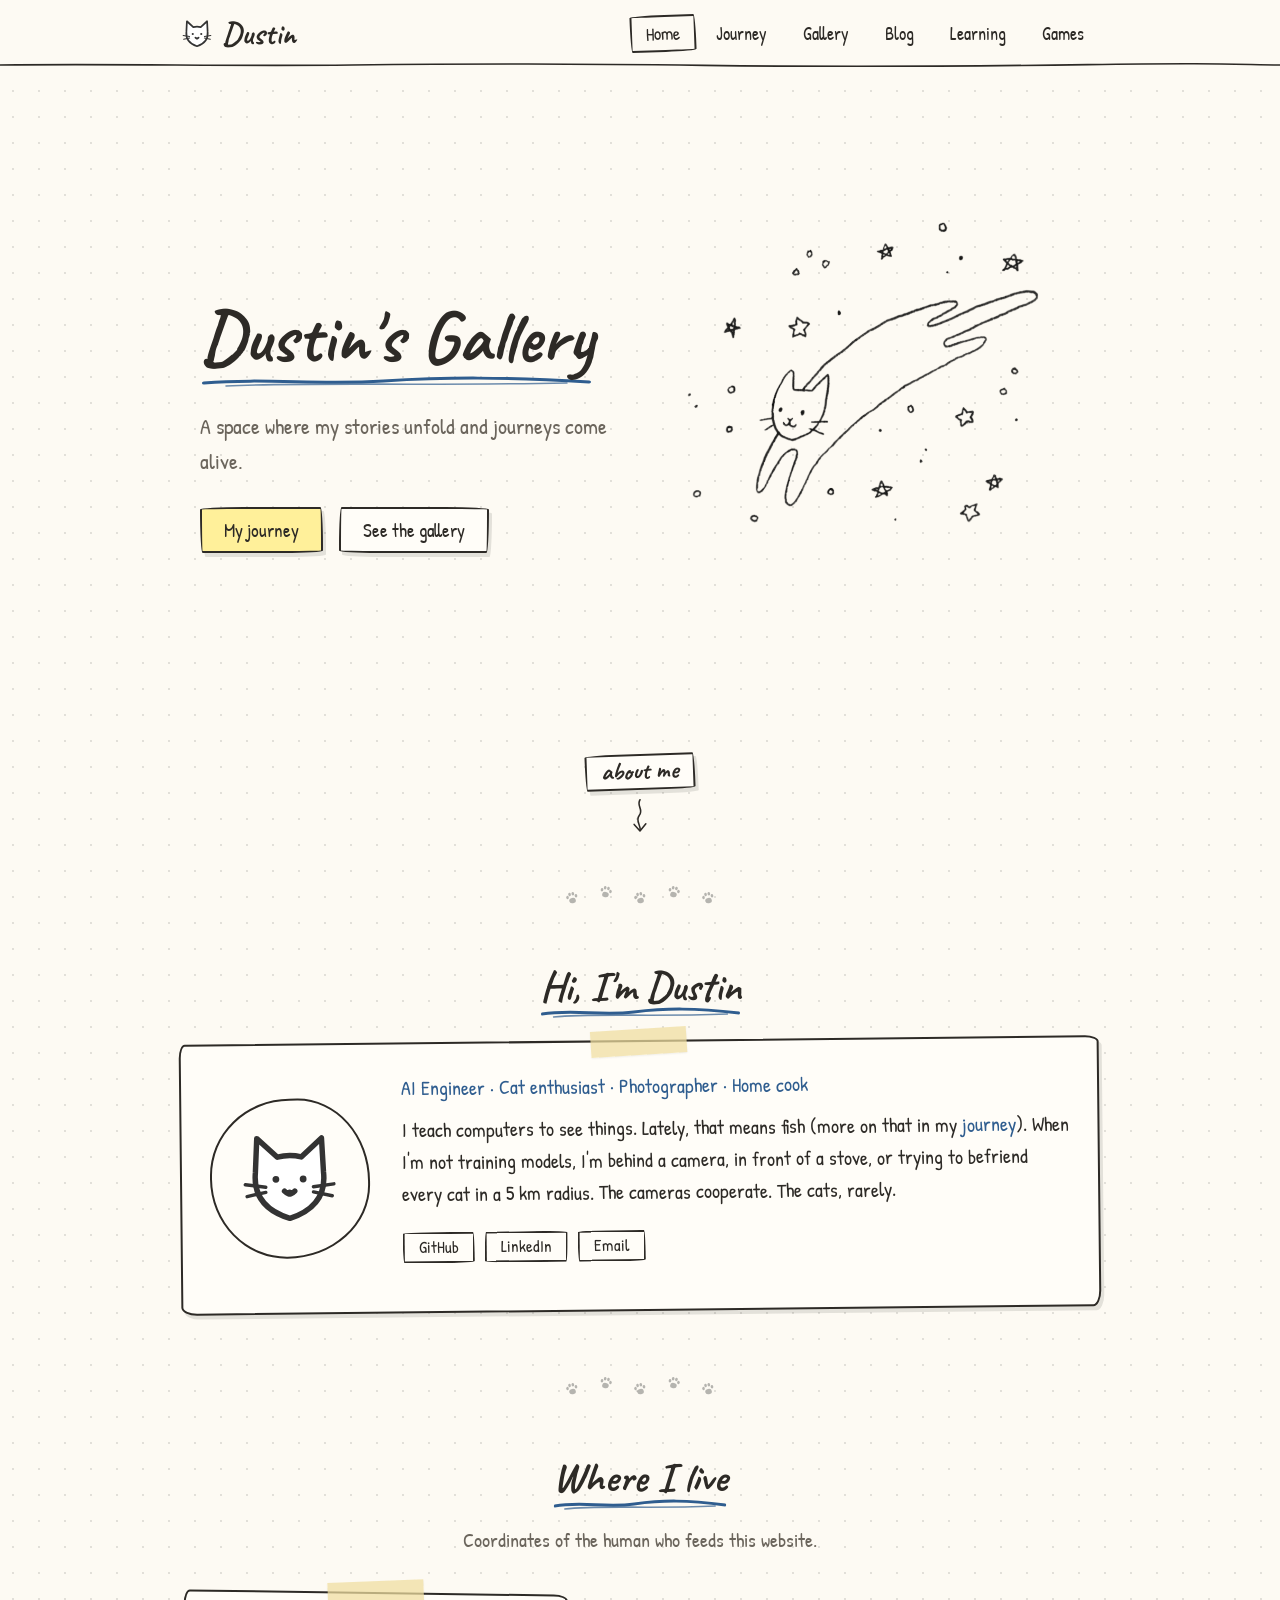
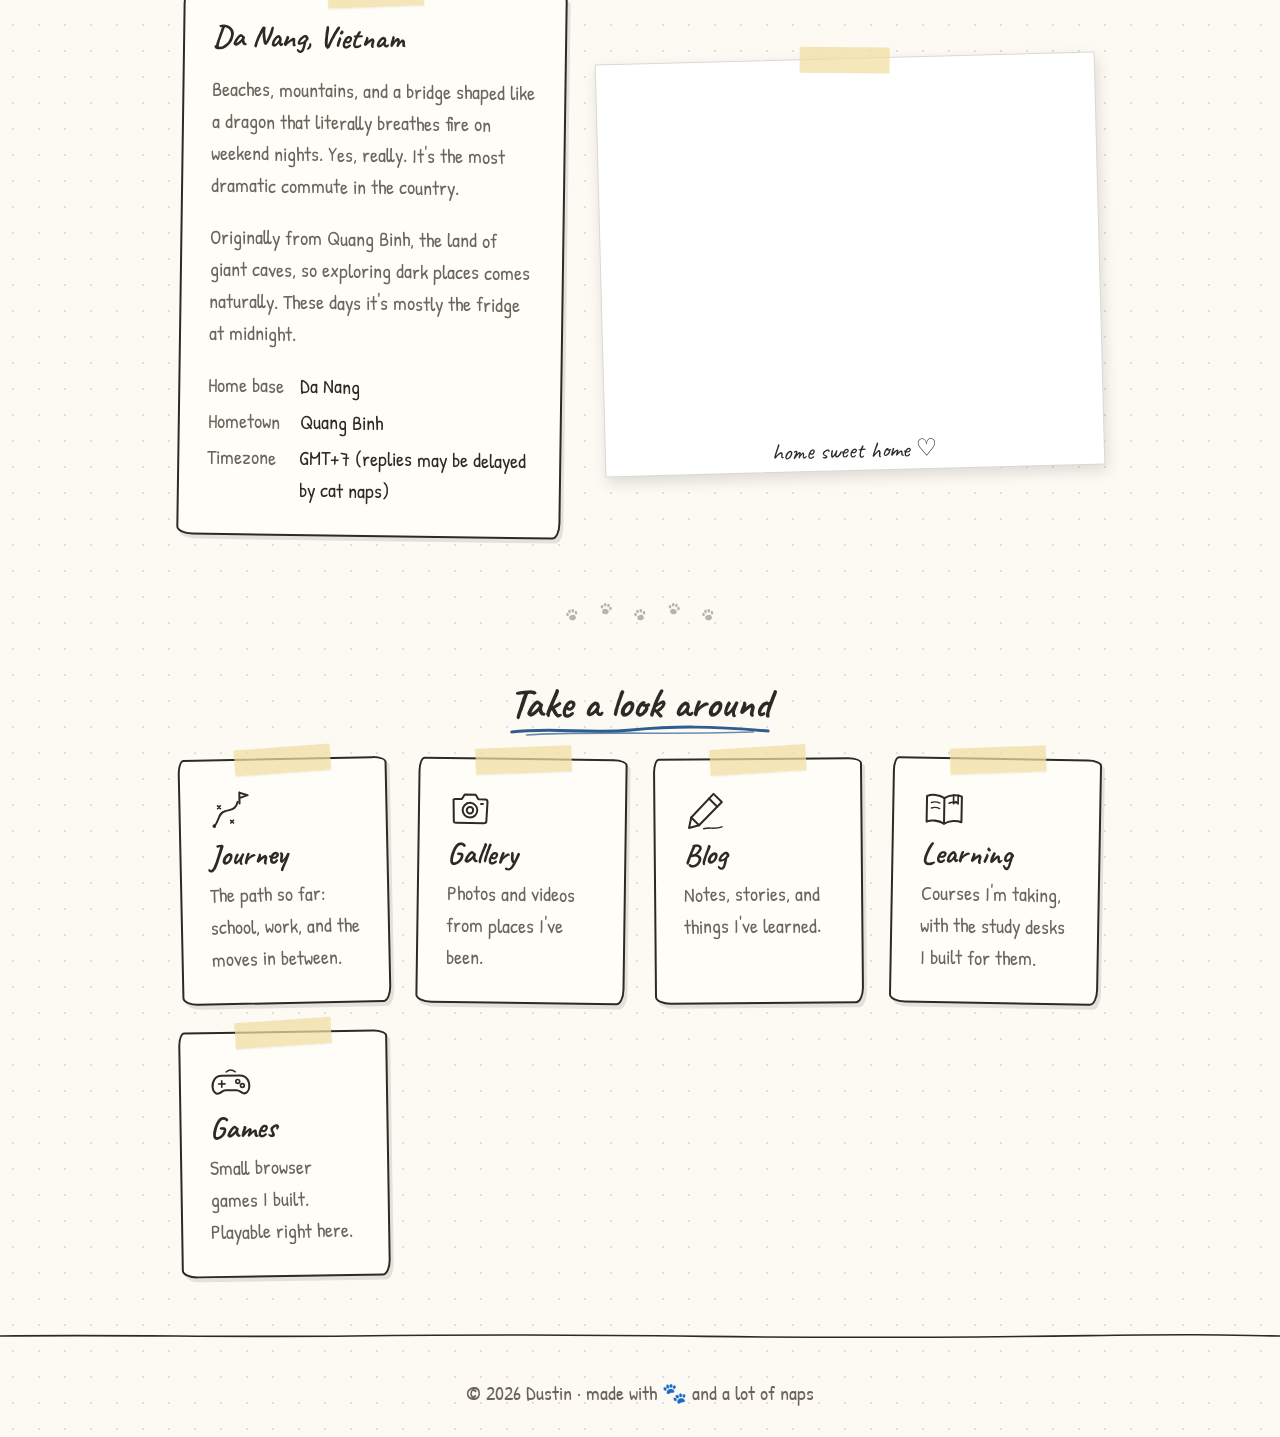
<file: index.html>
<!DOCTYPE html>
<html lang="en">
<head>
    <meta charset="UTF-8">
    <meta name="viewport" content="width=device-width, initial-scale=1.0">
    <title>Dustin's Gallery</title>
    <meta name="description" content="A space where my stories unfold and journeys come alive.">
    <meta name="theme-color" content="#fdfaf3">
    <link rel="preconnect" href="https://fonts.googleapis.com">
    <link rel="preconnect" href="https://fonts.gstatic.com" crossorigin>
    <link rel="stylesheet" href="https://fonts.googleapis.com/css2?family=Caveat:wght@500;700&family=Patrick+Hand&display=swap">
    <meta property="og:title" content="Dustin's Gallery">
    <meta property="og:description" content="A space where my stories unfold and journeys come alive.">
    <meta property="og:image" content="https://pmdung2711.github.io/assets/img/cover.png">
    <link rel="icon" href="assets/img/cats/cat-face.svg" type="image/svg+xml">
    <link rel="stylesheet" href="assets/css/style.css">
</head>
<body>
    <header class="site-header">
        <nav class="nav container" aria-label="Main">
            <a class="brand" href="index.html">
                <img src="assets/img/cats/cat-face.svg" alt="">
                <span>Dustin</span>
            </a>
            <button class="nav-toggle" type="button" aria-label="Menu" aria-expanded="false">☰</button>
            <ul class="nav-links">
                <li><a href="index.html">Home</a></li>
                <li><a href="journey.html">Journey</a></li>
                <li><a href="gallery.html">Gallery</a></li>
                <li><a href="blog.html">Blog</a></li>
                <li><a href="learning.html">Learning</a></li>
                <li><a href="games.html">Games</a></li>
            </ul>
        </nav>
    </header>

    <main>
        <section class="hero container">
            <div class="hero-text">
                <h1>Dustin's Gallery</h1>
                <p>A space where my stories unfold and journeys come alive.</p>
                <div class="buttons">
                    <a class="btn" href="journey.html">My journey</a>
                    <a class="btn btn-ghost" href="gallery.html">See the gallery</a>
                </div>
            </div>
            <div class="hero-image">
                <img src="assets/img/cover.png" alt="Line drawing of a cat leaping through the stars">
            </div>
            <a class="scroll-cue" href="#profile">
                <span>about me</span>
                <svg viewBox="0 0 40 56" aria-hidden="true" fill="none" stroke="currentColor" stroke-width="2.4" stroke-linecap="round" stroke-linejoin="round">
                    <path d="M20 3 C 14 12, 26 18, 19 27 S 22 42, 20 50"/>
                    <path d="M11 41 L20 51 L29 40"/>
                </svg>
            </a>
        </section>

        <div class="paw-divider" aria-hidden="true"><img src="assets/img/cats/paw.svg" alt=""><img src="assets/img/cats/paw.svg" alt=""><img src="assets/img/cats/paw.svg" alt=""><img src="assets/img/cats/paw.svg" alt=""><img src="assets/img/cats/paw.svg" alt=""></div>

        <!-- ===== Profile ===== -->
        <section class="section container reveal" id="profile">
            <h2 class="section-title">Hi, I'm Dustin</h2>
            <div class="card profile">
                <!-- Swap for a real photo: <img class="avatar" src="assets/img/me.jpg" alt="Dustin"> -->
                <div class="avatar" role="img" aria-label="Avatar"></div>
                <div>
                    <p class="role">AI Engineer · Cat enthusiast · Photographer · Home cook</p>
                    <p>I teach computers to see things. Lately, that means fish (more on that in my <a href="journey.html">journey</a>). When I'm not training models, I'm behind a camera, in front of a stove, or trying to befriend every cat in a 5 km radius. The cameras cooperate. The cats, rarely.</p>
                    <ul class="socials">
                        <li><a href="https://github.com/pmdung2711" target="_blank" rel="noopener">GitHub</a></li>
                        <li><a href="https://www.linkedin.com/in/pmdung2711" target="_blank" rel="noopener">LinkedIn</a></li>
                        <li><a href="mailto:pmdung2711@gmail.com">Email</a></li>
                    </ul>
                </div>
            </div>
        </section>

        <div class="paw-divider" aria-hidden="true"><img src="assets/img/cats/paw.svg" alt=""><img src="assets/img/cats/paw.svg" alt=""><img src="assets/img/cats/paw.svg" alt=""><img src="assets/img/cats/paw.svg" alt=""><img src="assets/img/cats/paw.svg" alt=""></div>

        <!-- ===== Where I live ===== -->
        <section class="section container reveal" id="where">
            <h2 class="section-title">Where I live</h2>
            <p class="section-lead">Coordinates of the human who feeds this website.</p>
            <div class="location">
                <div class="card">
                    <h3>Da Nang, Vietnam</h3>
                    <p class="muted">Beaches, mountains, and a bridge shaped like a dragon that literally breathes fire on weekend nights. Yes, really. It's the most dramatic commute in the country.</p>
                    <p class="muted">Originally from Quang Binh, the land of giant caves, so exploring dark places comes naturally. These days it's mostly the fridge at midnight.</p>
                    <dl>
                        <dt>Home base</dt><dd>Da Nang</dd>
                        <dt>Hometown</dt><dd>Quang Binh</dd>
                        <dt>Timezone</dt><dd>GMT+7 (replies may be delayed by cat naps)</dd>
                    </dl>
                </div>
                <!-- Get a new embed from openstreetmap.org → Share → HTML -->
                <figure class="polaroid">
                    <iframe class="map" title="Map of where I live" loading="lazy"
                        src="https://www.openstreetmap.org/export/embed.html?bbox=108.13%2C16.00%2C108.29%2C16.12&amp;layer=mapnik&amp;marker=16.0544%2C108.2022"></iframe>
                    <figcaption>home sweet home ♡</figcaption>
                </figure>
            </div>
        </section>

        <div class="paw-divider" aria-hidden="true"><img src="assets/img/cats/paw.svg" alt=""><img src="assets/img/cats/paw.svg" alt=""><img src="assets/img/cats/paw.svg" alt=""><img src="assets/img/cats/paw.svg" alt=""><img src="assets/img/cats/paw.svg" alt=""></div>

        <section class="section container reveal">
            <h2 class="section-title">Take a look around</h2>
            <div class="tiles">
                <a class="card tile" href="journey.html">
                    <img class="icon" src="assets/img/doodles/compass.svg" alt="">
                    <h3>Journey</h3>
                    <p class="muted">The path so far: school, work, and the moves in between.</p>
                </a>
                <a class="card tile" href="gallery.html">
                    <img class="icon" src="assets/img/doodles/camera.svg" alt="">
                    <h3>Gallery</h3>
                    <p class="muted">Photos and videos from places I've been.</p>
                </a>
                <a class="card tile" href="blog.html">
                    <img class="icon" src="assets/img/doodles/pencil.svg" alt="">
                    <h3>Blog</h3>
                    <p class="muted">Notes, stories, and things I've learned.</p>
                </a>
                <a class="card tile" href="learning.html">
                    <img class="icon" src="assets/img/doodles/book.svg" alt="">
                    <h3>Learning</h3>
                    <p class="muted">Courses I'm taking, with the study desks I built for them.</p>
                </a>
                <a class="card tile" href="games.html">
                    <img class="icon" src="assets/img/doodles/gamepad.svg" alt="">
                    <h3>Games</h3>
                    <p class="muted">Small browser games I built. Playable right here.</p>
                </a>
            </div>
        </section>
    </main>

    <footer class="site-footer">
        <img class="walking-cat" src="assets/img/cats/cat-walking.svg" alt="">
        <p>© <span id="year">2025</span> Dustin · made with 🐾 and a lot of naps</p>
    </footer>

    <script src="assets/js/main.js"></script>
</body>
</html>
</file>
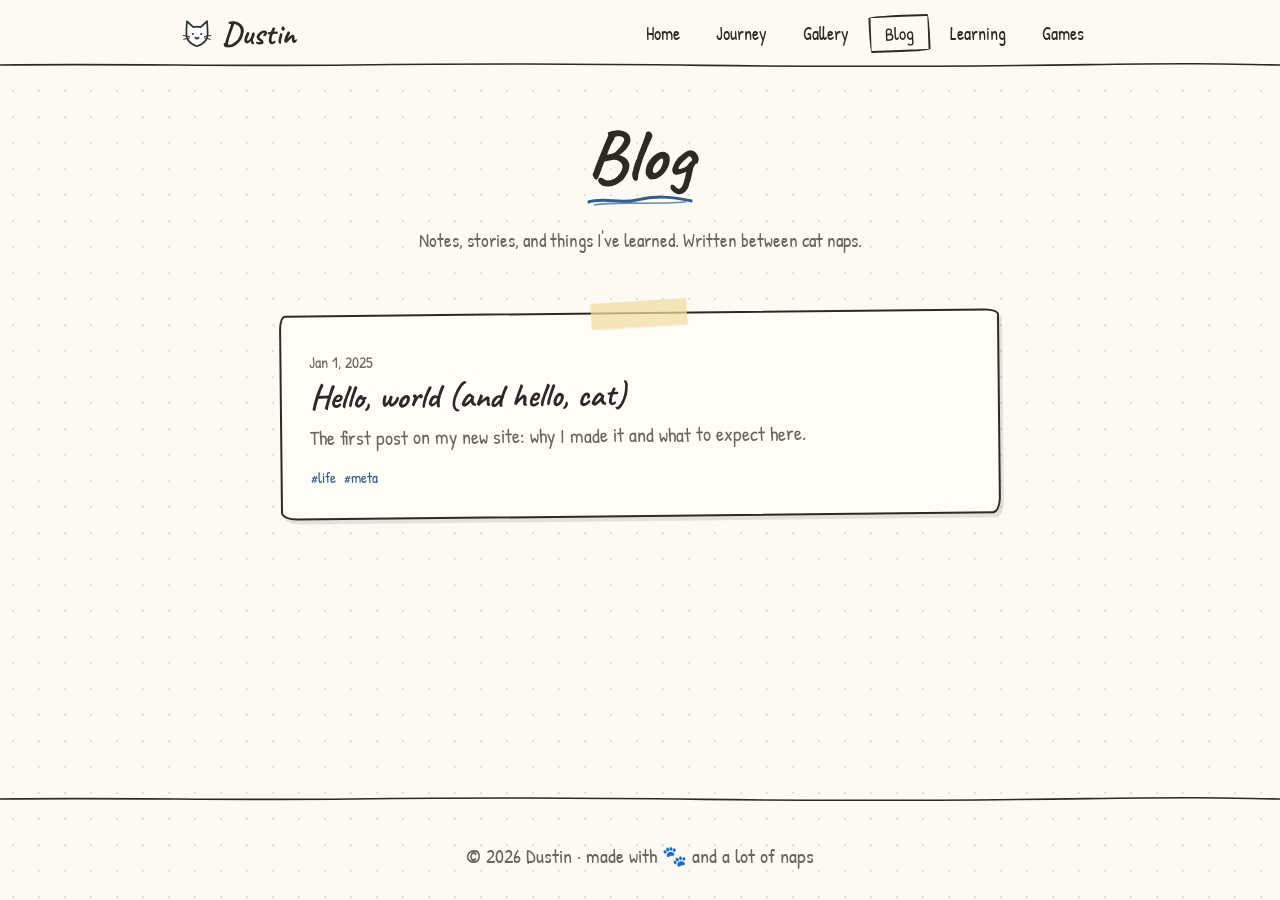
<file: blog.html>
<!DOCTYPE html>
<html lang="en">
<head>
    <meta charset="UTF-8">
    <meta name="viewport" content="width=device-width, initial-scale=1.0">
    <title>Blog · Dustin</title>
    <meta name="description" content="Notes, stories, and things I've learned.">
    <meta name="theme-color" content="#fdfaf3">
    <link rel="preconnect" href="https://fonts.googleapis.com">
    <link rel="preconnect" href="https://fonts.gstatic.com" crossorigin>
    <link rel="stylesheet" href="https://fonts.googleapis.com/css2?family=Caveat:wght@500;700&family=Patrick+Hand&display=swap">
    <meta property="og:title" content="Blog · Dustin">
    <meta property="og:description" content="Notes, stories, and things I've learned.">
    <meta property="og:image" content="https://pmdung2711.github.io/assets/img/cover.png">
    <link rel="icon" href="assets/img/cats/cat-face.svg" type="image/svg+xml">
    <link rel="stylesheet" href="assets/css/style.css">
</head>
<body>
    <header class="site-header">
        <nav class="nav container" aria-label="Main">
            <a class="brand" href="index.html">
                <img src="assets/img/cats/cat-face.svg" alt="">
                <span>Dustin</span>
            </a>
            <button class="nav-toggle" type="button" aria-label="Menu" aria-expanded="false">☰</button>
            <ul class="nav-links">
                <li><a href="index.html">Home</a></li>
                <li><a href="journey.html">Journey</a></li>
                <li><a href="gallery.html">Gallery</a></li>
                <li><a href="blog.html">Blog</a></li>
                <li><a href="learning.html">Learning</a></li>
                <li><a href="games.html">Games</a></li>
            </ul>
        </nav>
    </header>

    <main>
        <section class="page-head container">
            <h1>Blog</h1>
            <p>Notes, stories, and things I've learned. Written between cat naps.</p>
        </section>

        <section class="section container">
            <ul class="post-list" id="post-list"></ul>
        </section>
    </main>

    <footer class="site-footer">
        <img class="walking-cat" src="assets/img/cats/cat-walking.svg" alt="">
        <p>© <span id="year">2025</span> Dustin · made with 🐾 and a lot of naps</p>
    </footer>

    <script src="assets/js/main.js"></script>
    <script src="assets/js/blog.js"></script>
</body>
</html>
</file>
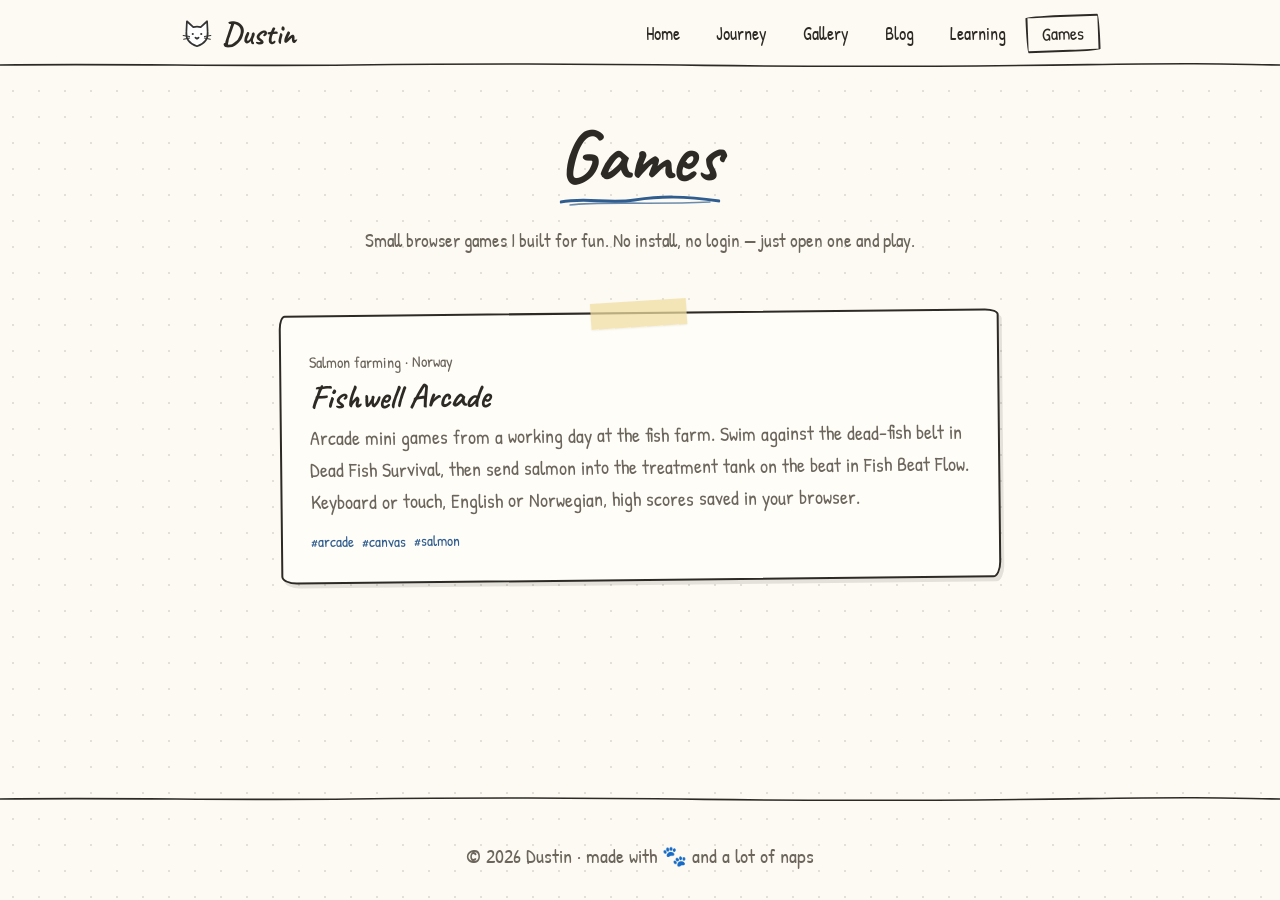
<file: games.html>
<!DOCTYPE html>
<html lang="en">
<head>
    <meta charset="UTF-8">
    <meta name="viewport" content="width=device-width, initial-scale=1.0">
    <title>Games · Dustin</title>
    <meta name="description" content="Small browser games I built. Playable right here, no install.">
    <meta name="theme-color" content="#fdfaf3">
    <link rel="preconnect" href="https://fonts.googleapis.com">
    <link rel="preconnect" href="https://fonts.gstatic.com" crossorigin>
    <link rel="stylesheet" href="https://fonts.googleapis.com/css2?family=Caveat:wght@500;700&family=Patrick+Hand&display=swap">
    <meta property="og:title" content="Games · Dustin">
    <meta property="og:description" content="Small browser games I built. Playable right here, no install.">
    <meta property="og:image" content="https://pmdung2711.github.io/assets/img/cover.png">
    <link rel="icon" href="assets/img/cats/cat-face.svg" type="image/svg+xml">
    <link rel="stylesheet" href="assets/css/style.css">
</head>
<body>
    <header class="site-header">
        <nav class="nav container" aria-label="Main">
            <a class="brand" href="index.html">
                <img src="assets/img/cats/cat-face.svg" alt="">
                <span>Dustin</span>
            </a>
            <button class="nav-toggle" type="button" aria-label="Menu" aria-expanded="false">☰</button>
            <ul class="nav-links">
                <li><a href="index.html">Home</a></li>
                <li><a href="journey.html">Journey</a></li>
                <li><a href="gallery.html">Gallery</a></li>
                <li><a href="blog.html">Blog</a></li>
                <li><a href="learning.html">Learning</a></li>
                <li><a href="games.html">Games</a></li>
            </ul>
        </nav>
    </header>

    <main>
        <section class="page-head container">
            <h1>Games</h1>
            <p>Small browser games I built for fun. No install, no login — just open one and play.</p>
        </section>

        <section class="section container">
            <ul class="post-list" id="games-list" aria-live="polite"></ul>
        </section>
    </main>

    <footer class="site-footer">
        <img class="walking-cat" src="assets/img/cats/cat-walking.svg" alt="">
        <p>© <span id="year">2025</span> Dustin · made with 🐾 and a lot of naps</p>
    </footer>

    <script src="assets/js/main.js"></script>
    <script src="assets/js/games.js"></script>
</body>
</html>
</file>
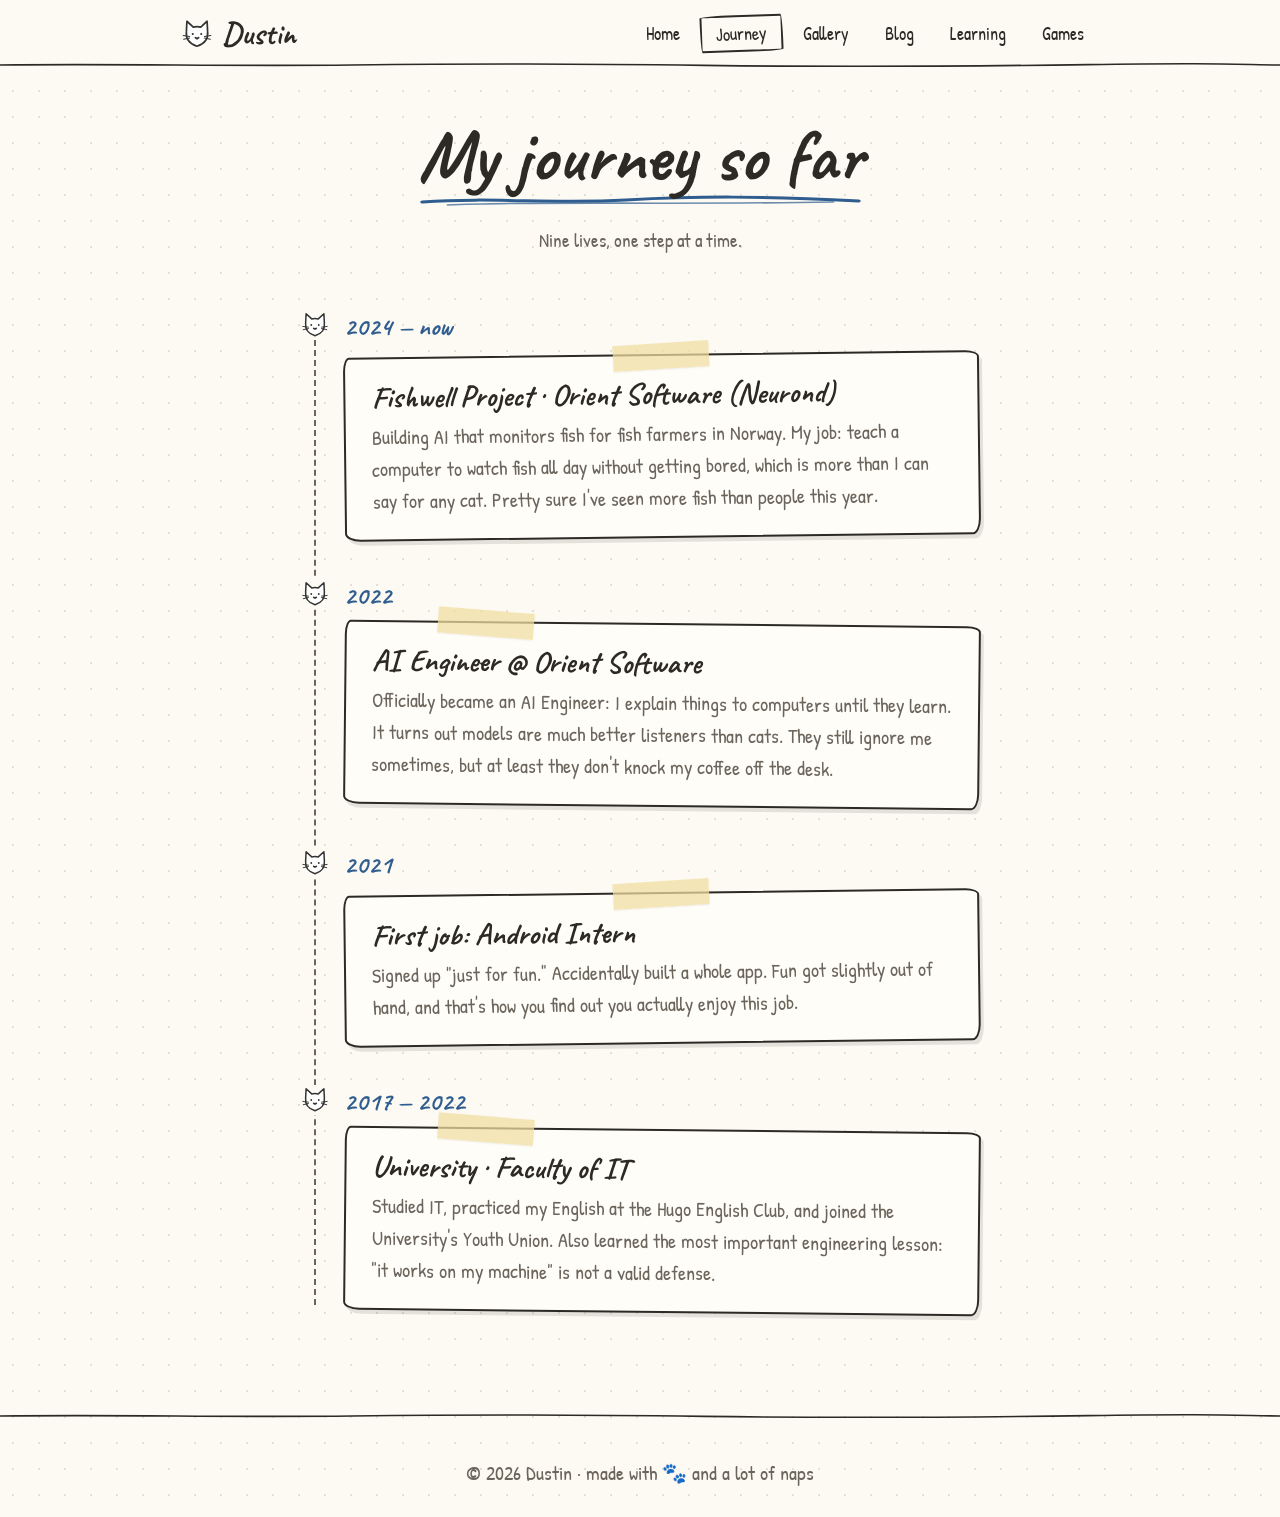
<file: journey.html>
<!DOCTYPE html>
<html lang="en">
<head>
    <meta charset="UTF-8">
    <meta name="viewport" content="width=device-width, initial-scale=1.0">
    <title>Journey · Dustin</title>
    <meta name="description" content="My journey so far.">
    <meta name="theme-color" content="#fdfaf3">
    <link rel="preconnect" href="https://fonts.googleapis.com">
    <link rel="preconnect" href="https://fonts.gstatic.com" crossorigin>
    <link rel="stylesheet" href="https://fonts.googleapis.com/css2?family=Caveat:wght@500;700&family=Patrick+Hand&display=swap">
    <meta property="og:title" content="Journey · Dustin">
    <meta property="og:description" content="My journey so far.">
    <meta property="og:image" content="https://pmdung2711.github.io/assets/img/cover.png">
    <link rel="icon" href="assets/img/cats/cat-face.svg" type="image/svg+xml">
    <link rel="stylesheet" href="assets/css/style.css">
</head>
<body>
    <header class="site-header">
        <nav class="nav container" aria-label="Main">
            <a class="brand" href="index.html">
                <img src="assets/img/cats/cat-face.svg" alt="">
                <span>Dustin</span>
            </a>
            <button class="nav-toggle" type="button" aria-label="Menu" aria-expanded="false">☰</button>
            <ul class="nav-links">
                <li><a href="index.html">Home</a></li>
                <li><a href="journey.html">Journey</a></li>
                <li><a href="gallery.html">Gallery</a></li>
                <li><a href="blog.html">Blog</a></li>
                <li><a href="learning.html">Learning</a></li>
                <li><a href="games.html">Games</a></li>
            </ul>
        </nav>
    </header>

    <main>
        <section class="page-head container">
            <h1>My journey so far</h1>
            <p>Nine lives, one step at a time.</p>
        </section>

        <!-- ===== Timeline: newest first ===== -->
        <section class="section container">
            <ol class="timeline">
                <li class="reveal">
                    <span class="year">2024 — now</span>
                    <div class="card">
                        <h3>Fishwell Project · Orient Software (Neurond)</h3>
                        <p class="muted">Building AI that monitors fish for fish farmers in Norway. My job: teach a computer to watch fish all day without getting bored, which is more than I can say for any cat. Pretty sure I've seen more fish than people this year.</p>
                    </div>
                </li>
                <li class="reveal">
                    <span class="year">2022</span>
                    <div class="card">
                        <h3>AI Engineer @ Orient Software</h3>
                        <p class="muted">Officially became an AI Engineer: I explain things to computers until they learn. It turns out models are much better listeners than cats. They still ignore me sometimes, but at least they don't knock my coffee off the desk.</p>
                    </div>
                </li>
                <li class="reveal">
                    <span class="year">2021</span>
                    <div class="card">
                        <h3>First job: Android Intern</h3>
                        <p class="muted">Signed up "just for fun." Accidentally built a whole app. Fun got slightly out of hand, and that's how you find out you actually enjoy this job.</p>
                    </div>
                </li>
                <li class="reveal">
                    <span class="year">2017 — 2022</span>
                    <div class="card">
                        <h3>University · Faculty of IT</h3>
                        <p class="muted">Studied IT, practiced my English at the Hugo English Club, and joined the University's Youth Union. Also learned the most important engineering lesson: "it works on my machine" is not a valid defense.</p>
                    </div>
                </li>
            </ol>
        </section>
    </main>

    <footer class="site-footer">
        <img class="walking-cat" src="assets/img/cats/cat-walking.svg" alt="">
        <p>© <span id="year">2025</span> Dustin · made with 🐾 and a lot of naps</p>
    </footer>

    <script src="assets/js/main.js"></script>
</body>
</html>
</file>
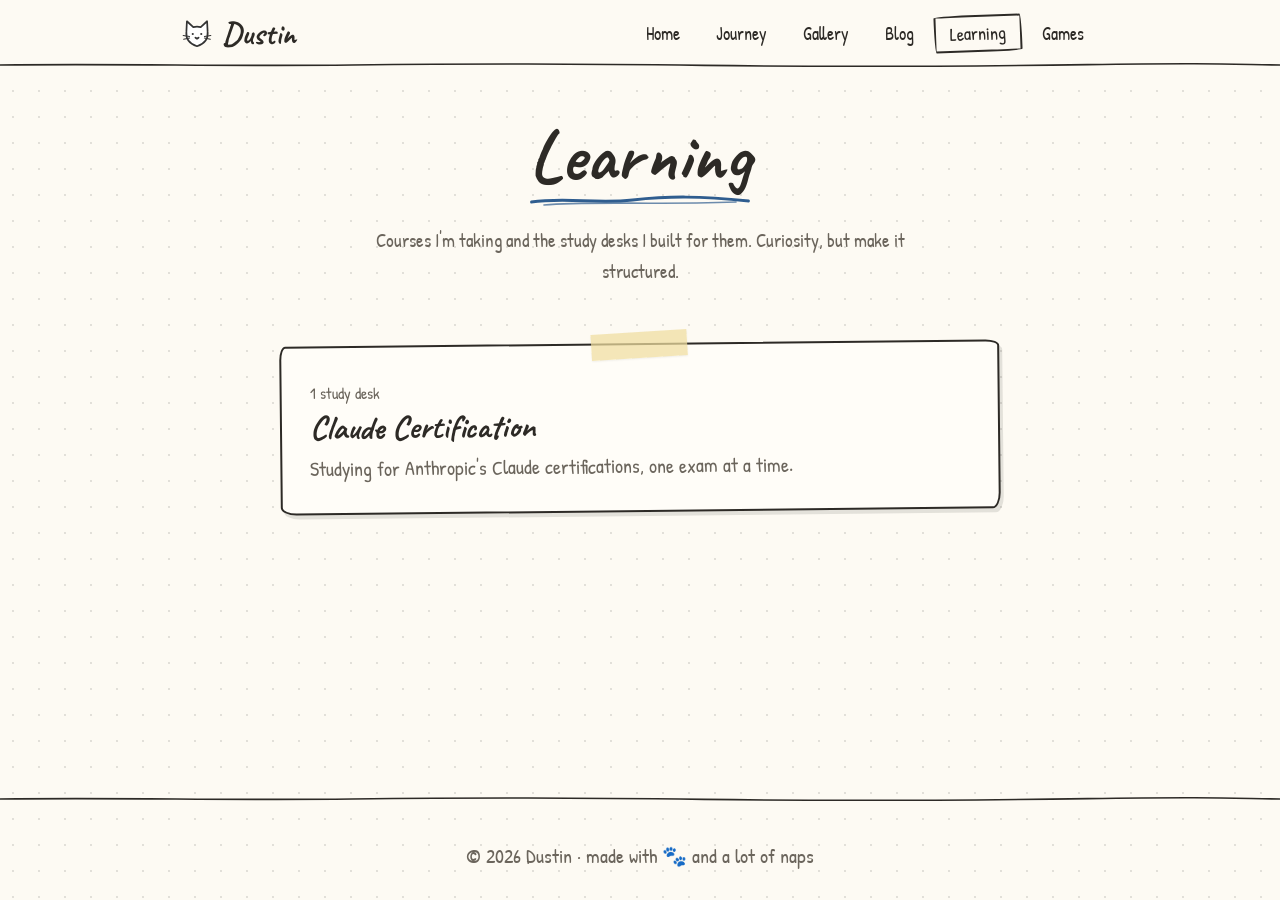
<file: learning.html>
<!DOCTYPE html>
<html lang="en">
<head>
    <meta charset="UTF-8">
    <meta name="viewport" content="width=device-width, initial-scale=1.0">
    <title>Learning · Dustin</title>
    <meta name="description" content="Courses I'm taking and the study desks I built for them.">
    <meta name="theme-color" content="#fdfaf3">
    <link rel="preconnect" href="https://fonts.googleapis.com">
    <link rel="preconnect" href="https://fonts.gstatic.com" crossorigin>
    <link rel="stylesheet" href="https://fonts.googleapis.com/css2?family=Caveat:wght@500;700&family=Patrick+Hand&display=swap">
    <meta property="og:title" content="Learning · Dustin">
    <meta property="og:description" content="Courses I'm taking and the study desks I built for them.">
    <meta property="og:image" content="https://pmdung2711.github.io/assets/img/cover.png">
    <link rel="icon" href="assets/img/cats/cat-face.svg" type="image/svg+xml">
    <link rel="stylesheet" href="assets/css/style.css">
</head>
<body>
    <header class="site-header">
        <nav class="nav container" aria-label="Main">
            <a class="brand" href="index.html">
                <img src="assets/img/cats/cat-face.svg" alt="">
                <span>Dustin</span>
            </a>
            <button class="nav-toggle" type="button" aria-label="Menu" aria-expanded="false">☰</button>
            <ul class="nav-links">
                <li><a href="index.html">Home</a></li>
                <li><a href="journey.html">Journey</a></li>
                <li><a href="gallery.html">Gallery</a></li>
                <li><a href="blog.html">Blog</a></li>
                <li><a href="learning.html">Learning</a></li>
                <li><a href="games.html">Games</a></li>
            </ul>
        </nav>
    </header>

    <main>
        <section class="page-head container">
            <a class="post-back" id="course-back" href="learning.html" hidden>← All courses</a>
            <h1 id="learning-title">Learning</h1>
            <p id="learning-lead">Courses I'm taking and the study desks I built for them. Curiosity, but make it structured.</p>
        </section>

        <section class="section container">
            <ul class="post-list" id="learning-list" aria-live="polite"></ul>
        </section>
    </main>

    <footer class="site-footer">
        <img class="walking-cat" src="assets/img/cats/cat-walking.svg" alt="">
        <p>© <span id="year">2025</span> Dustin · made with 🐾 and a lot of naps</p>
    </footer>

    <script src="assets/js/main.js"></script>
    <script src="assets/js/learning.js"></script>
</body>
</html>
</file>
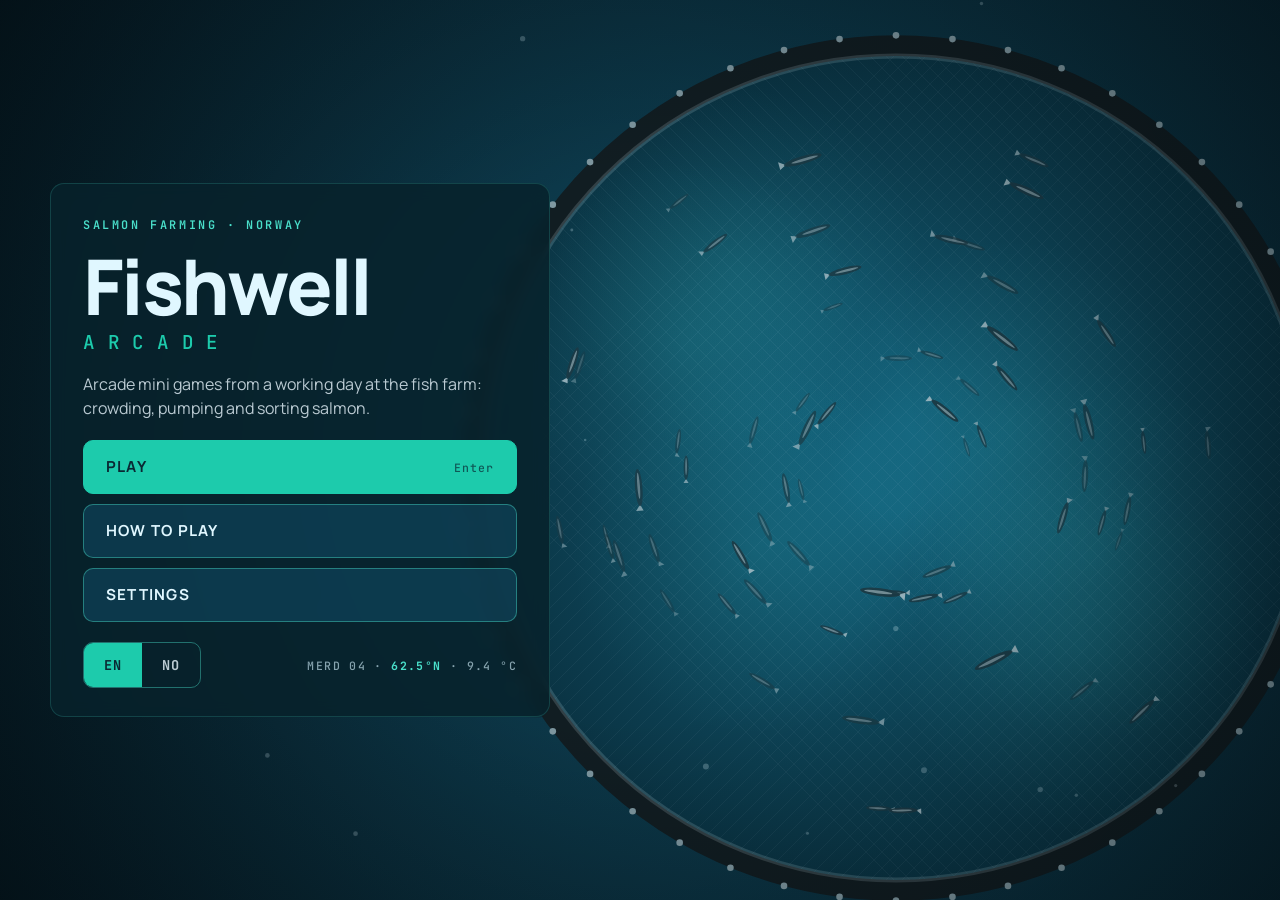
<file: games/fishwell-arcade/fishwell-arcade.html>
<!DOCTYPE html>
<html lang="en"><head><meta charset="utf-8"><meta name="viewport" content="width=device-width, initial-scale=1, viewport-fit=cover">
<title>Fishwell Arcade</title>
<link rel="preconnect" href="https://fonts.googleapis.com">
<link rel="preconnect" href="https://fonts.gstatic.com" crossorigin>
<link rel="stylesheet" href="https://fonts.googleapis.com/css2?family=JetBrains+Mono:wght@500;700&family=Manrope:wght@400;600;700;800&display=swap">
<style>
/* Layout: full-bleed canvas stage; DOM screens float over it as translucent deck panels,
   anchored left on wide screens, with glove-sized buttons (Fishwell Local App "deep sea" identity). */
:root{
  --sea-deep:#0a2833; --sea:#0e3b4e; --panel:#103c4a;
  --teal:#155774; --teal-2:#1d6f92; --teal-3:#2287b3;
  --aqua:#1dcbac; --aqua-2:#4adfca; --aqua-3:#00e1c2;
  --ice:#e0f7ff; --mist:#bacad2; --mist-dim:#86a3ae;
  --warn:#e67e22; --danger:#ff4444; --ok:#00c851;
  --panel-bg:rgba(8,34,44,.86); --scrim:rgba(4,18,24,.62);
  --line:rgba(74,223,202,.18); --line-strong:rgba(74,223,202,.42);
  --btn-bg:rgba(21,87,116,.45);
  --font-display:'Manrope','Segoe UI',system-ui,-apple-system,Arial,sans-serif;
  --font-body:'Manrope','Segoe UI',system-ui,-apple-system,Arial,sans-serif;
  --font-mono:'JetBrains Mono',ui-monospace,SFMono-Regular,Menlo,Consolas,monospace;
  --r-sm:8px; --r-md:14px;
  color-scheme:dark;
}
*{box-sizing:border-box}
[hidden]{display:none!important}
html,body{height:100%}
body{margin:0;background:var(--sea-deep);color:var(--ice);font-family:var(--font-body);font-size:16px;line-height:1.5;overflow:hidden;-webkit-user-select:none;user-select:none;-webkit-tap-highlight-color:transparent}
#stage{position:fixed;inset:0;overflow:hidden;background:var(--sea-deep)}
#game{position:absolute;inset:0;width:100%;height:100%;display:block;touch-action:none;outline:none}
.mono{font-family:var(--font-mono)}
h1,h2,h3{text-wrap:balance}

/* ---------- screens ---------- */
.screen{position:absolute;inset:0;display:flex;overflow-y:auto;padding:calc(20px + env(safe-area-inset-top,0px)) 16px calc(20px + env(safe-area-inset-bottom,0px));touch-action:pan-y}
.screen>.inner{margin:auto;width:100%;max-width:1000px;min-width:0}
.screen.modal{background:var(--scrim)}
.panel{background:var(--panel-bg);border:1px solid var(--line);border-radius:var(--r-md);-webkit-backdrop-filter:blur(8px);backdrop-filter:blur(8px)}
.eyebrow{margin:0;font:600 .74rem/1.2 var(--font-mono);letter-spacing:.22em;text-transform:uppercase;color:var(--aqua-2)}
.scr-head{display:flex;align-items:center;gap:14px;margin-bottom:18px}
.scr-head h2{margin:0;font:800 clamp(1.5rem,4vw,2.2rem)/1.1 var(--font-display);letter-spacing:-.015em}

/* ---------- buttons ---------- */
.btn{font:700 .95rem/1.1 var(--font-body);letter-spacing:.08em;text-transform:uppercase;min-height:54px;padding:0 22px;border-radius:10px;border:1.5px solid var(--line-strong);background:var(--btn-bg);color:var(--ice);cursor:pointer;display:inline-flex;align-items:center;justify-content:center;gap:12px;transition:background .15s,border-color .15s,transform .08s;text-align:left}
.btn:hover{background:var(--teal);border-color:var(--aqua)}
.btn:active{transform:translateY(1px)}
.btn:focus-visible,.tab:focus-visible,.icon-btn:focus-visible,.seg button:focus-visible{outline:3px solid var(--aqua-2);outline-offset:2px}
.btn-primary{background:var(--aqua);border-color:var(--aqua);color:var(--sea-deep)}
.btn-primary:hover{background:var(--aqua-2);border-color:var(--aqua-2)}
.btn-ghost{background:transparent}
.btn-danger{border-color:rgba(255,68,68,.5)}
.btn-danger:hover{background:rgba(191,0,0,.35);border-color:var(--danger)}
.btn .hint{font:500 .72rem/1 var(--font-mono);letter-spacing:.08em;opacity:.7;text-transform:none}
.back{padding:0 16px;min-width:54px}

/* ---------- menu ---------- */
#scr-menu .inner{max-width:1180px;display:grid;grid-template-columns:minmax(0,500px) 1fr;align-items:center}
.menu-card{padding:34px 32px 28px;display:flex;flex-direction:column;gap:20px}
.wordmark{margin:0;font:800 clamp(2.9rem,8vw,4.8rem)/.88 var(--font-display);letter-spacing:-.035em;color:var(--ice)}
.wordmark span{display:block;font:500 clamp(.95rem,2.6vw,1.2rem)/1 var(--font-mono);letter-spacing:.66em;color:var(--aqua);margin-top:14px}
.lede{margin:0;color:var(--mist);max-width:40ch}
.menu-actions{display:grid;gap:10px}
.menu-actions .btn{justify-content:space-between}
.seg{display:inline-flex;border:1.5px solid var(--line-strong);border-radius:10px;overflow:hidden}
.seg button{font:700 .85rem/1 var(--font-mono);letter-spacing:.1em;min-height:44px;min-width:58px;padding:0 14px;background:transparent;border:0;color:var(--mist);cursor:pointer}
.seg button[aria-pressed="true"]{background:var(--aqua);color:var(--sea-deep)}
.menu-row{display:flex;justify-content:space-between;align-items:center;gap:12px;flex-wrap:wrap}
.readout{font:500 .72rem/1.5 var(--font-mono);letter-spacing:.12em;color:var(--mist-dim);text-transform:uppercase}
.readout b{color:var(--aqua-2);font-weight:700}
@media (max-width:760px){#scr-menu .inner{grid-template-columns:1fr}.menu-card{padding:26px 20px 22px}}

/* ---------- game select ---------- */
.cards{display:grid;grid-template-columns:repeat(auto-fit,minmax(min(100%,290px),1fr));gap:16px}
.card{display:flex;flex-direction:column;overflow:hidden;min-width:0}
.card canvas{display:block;width:100%;max-width:100%;aspect-ratio:16/9;background:var(--sea)}
.card-body{padding:18px 18px 18px;display:flex;flex-direction:column;gap:10px;flex:1}
.card h3{margin:0;font:800 1.35rem/1.15 var(--font-display);letter-spacing:-.01em}
.card p{margin:0;color:var(--mist)}
.card .best{font:600 .8rem/1 var(--font-mono);letter-spacing:.12em;text-transform:uppercase;color:var(--mist-dim)}
.card .best b{color:var(--aqua-2);font-size:1rem;letter-spacing:0;font-variant-numeric:tabular-nums}
.card-actions{display:flex;gap:10px;flex-wrap:wrap;margin-top:auto;padding-top:6px}
.card-actions .btn{flex:1 1 130px;justify-content:center;text-align:center;padding:0 14px;letter-spacing:.06em}
.card.soon{border-style:dashed;background:rgba(8,34,44,.55);justify-content:center}
.card.soon .card-body{flex:0 0 auto}
.chip{display:inline-block;align-self:flex-start;font:700 .68rem/1 var(--font-mono);letter-spacing:.16em;text-transform:uppercase;padding:6px 9px;border-radius:6px;border:1px solid var(--line-strong);color:var(--aqua-2)}

/* ---------- how to play ---------- */
.tabs{display:flex;gap:8px;flex-wrap:wrap;margin-bottom:16px}
.tab{font:700 .9rem/1 var(--font-body);min-height:46px;padding:0 18px;border-radius:10px;border:1.5px solid var(--line-strong);background:transparent;color:var(--mist);cursor:pointer}
.tab[aria-selected="true"]{background:var(--aqua);border-color:var(--aqua);color:var(--sea-deep)}
.howto{display:grid;grid-template-columns:minmax(0,1.1fr) minmax(0,1fr);gap:16px}
.howto section{padding:22px;display:flex;flex-direction:column;gap:14px;min-width:0}
.howto h3{margin:0;font:700 .76rem/1.2 var(--font-mono);letter-spacing:.2em;text-transform:uppercase;color:var(--aqua-2)}
.howto p{margin:0;color:var(--mist);max-width:62ch}
.howto p.story{color:var(--ice);font-size:1.05rem}
.keys{display:grid;grid-template-columns:auto 1fr;gap:10px 16px;align-items:center;margin:0}
.keys dt{display:flex;gap:6px;flex-wrap:wrap}
.keys dd{margin:0;color:var(--mist)}
kbd{font:700 .82rem/1 var(--font-mono);padding:7px 9px;border-radius:6px;border:1px solid var(--line-strong);border-bottom-width:3px;background:rgba(14,59,78,.8);color:var(--ice)}
.legend{list-style:none;margin:0;padding:0;display:grid;gap:12px}
.legend li{display:grid;grid-template-columns:72px 1fr;gap:14px;align-items:center}
.legend canvas{width:72px;height:44px;border-radius:8px;background:var(--sea);display:block}
.legend strong{display:block;font-weight:700}
.legend span{color:var(--mist);font-size:.92rem}
.howto-actions{display:flex;gap:10px;justify-content:flex-end;margin-top:16px;flex-wrap:wrap}
@media (max-width:760px){.howto{grid-template-columns:1fr}}

/* ---------- settings ---------- */
.settings{padding:24px;display:grid;gap:22px;max-width:620px}
.field{display:grid;gap:8px}
.field label,.field .lbl{font:700 .76rem/1.2 var(--font-mono);letter-spacing:.18em;text-transform:uppercase;color:var(--aqua-2)}
.field .row{display:flex;align-items:center;gap:14px}
.field output{font:700 .95rem/1 var(--font-mono);min-width:5ch;text-align:right;font-variant-numeric:tabular-nums}
.field small{color:var(--mist-dim);font-size:.85rem}
.field .seg{justify-self:start}
input[type=range]{flex:1;accent-color:var(--aqua);height:32px;min-width:0}

/* ---------- pause / game over ---------- */
.dialog{max-width:460px;margin:auto;padding:28px;display:flex;flex-direction:column;gap:16px}
.dialog h2{margin:0;font:800 2rem/1.05 var(--font-display);letter-spacing:-.02em}
.dialog .actions{display:grid;gap:10px}
.reason{margin:0;color:var(--warn);font:600 .82rem/1.3 var(--font-mono);letter-spacing:.08em;text-transform:uppercase}
.bigscore{display:flex;align-items:baseline;gap:14px;flex-wrap:wrap}
.bigscore strong{font:700 clamp(2.6rem,9vw,3.6rem)/1 var(--font-mono);font-variant-numeric:tabular-nums;color:var(--aqua-2)}
.stats{display:grid;grid-template-columns:1fr auto;gap:8px 18px;margin:0;padding:14px 0;border-block:1px solid var(--line)}
.stats dt{color:var(--mist);font-size:.92rem}
.stats dd{margin:0;font:700 .95rem/1.4 var(--font-mono);text-align:right;font-variant-numeric:tabular-nums}

/* ---------- HUD ---------- */
#hud{position:absolute;left:0;right:0;top:0;display:flex;justify-content:space-between;align-items:flex-start;gap:12px;padding:calc(10px + env(safe-area-inset-top,0px)) 14px 18px;pointer-events:none;background:linear-gradient(to bottom,rgba(4,18,24,.78),rgba(4,18,24,0))}
.hud-left{display:flex;flex-direction:column;gap:6px;min-width:0}
.hud-game{font:700 .68rem/1 var(--font-mono);letter-spacing:.2em;text-transform:uppercase;color:var(--aqua-2)}
.hud-items{display:flex;gap:6px 20px;flex-wrap:wrap}
.hud-item{display:flex;flex-direction:column;min-width:0}
.hud-label{font:600 .62rem/1.3 var(--font-mono);letter-spacing:.16em;text-transform:uppercase;color:var(--mist-dim)}
.hud-value{font:700 1.2rem/1.2 var(--font-mono);font-variant-numeric:tabular-nums;color:var(--ice);white-space:nowrap}
.hud-meter{width:clamp(90px,16vw,160px);height:9px;border-radius:5px;background:rgba(224,247,255,.14);overflow:hidden;margin-top:7px}
.hud-meter>i{display:block;height:100%;width:100%;background:var(--aqua);transition:width .15s linear,background .3s}
.hud-right{display:flex;gap:8px}
.icon-btn{pointer-events:auto;width:48px;height:48px;border-radius:10px;border:1.5px solid var(--line-strong);background:rgba(10,40,51,.7);color:var(--ice);display:grid;place-items:center;cursor:pointer;padding:0}
.icon-btn svg{width:22px;height:22px;fill:none;stroke:currentColor;stroke-width:2.2;stroke-linecap:round;stroke-linejoin:round}
.icon-btn[aria-pressed="true"]{color:var(--warn)}

/* ---------- banner ---------- */
#banner{position:absolute;left:50%;top:20%;transform:translateX(-50%);padding:14px 22px;display:flex;flex-direction:column;align-items:center;gap:4px;pointer-events:none;text-align:center;max-width:calc(100% - 32px)}
#banner strong{font:800 1.35rem/1.15 var(--font-display);letter-spacing:-.01em}
#banner span{font:600 .78rem/1.3 var(--font-mono);letter-spacing:.14em;text-transform:uppercase;color:var(--aqua-2)}
#banner.show{animation:bannerIn .35s cubic-bezier(.2,.9,.3,1.3)}
@keyframes bannerIn{from{opacity:0;transform:translate(-50%,-14px) scale(.94)}to{opacity:1;transform:translate(-50%,0) scale(1)}}

/* ---------- touch controls ---------- */
.touch-pad{position:absolute;left:0;right:0;bottom:0;display:flex;justify-content:space-between;align-items:flex-end;padding:0 16px calc(14px + env(safe-area-inset-bottom,0px));pointer-events:none}
.touch-pad .grp{display:flex;gap:10px}
.touch-pad button{pointer-events:auto;width:78px;height:70px;border-radius:14px;background:rgba(21,87,116,.6);border:1.5px solid rgba(74,223,202,.45);color:var(--ice);font:800 1.3rem/1 var(--font-body);touch-action:none;-webkit-user-select:none;user-select:none}
.touch-pad button.on{background:var(--aqua);color:var(--sea-deep)}
.touch-pad .jump{width:96px;height:96px;border-radius:50%;font:800 .9rem/1 var(--font-mono);letter-spacing:.12em}

@media (prefers-reduced-motion:reduce){*{animation:none!important;transition:none!important}}
</style>
</head><body>

<div id="stage">
  <canvas id="game" tabindex="-1" aria-label="Game area"></canvas>

  <div id="hud" hidden>
    <div class="hud-left"><span class="hud-game" id="hud-game"></span><div class="hud-items" id="hud-items"></div></div>
    <div class="hud-right">
      <button class="icon-btn" id="btn-mute" aria-label="Mute" aria-pressed="false"><svg viewBox="0 0 24 24"><path d="M4 9v6h4l5 4V5L8 9H4z"/><path d="M16.5 8.5a5 5 0 0 1 0 7"/><path d="M19 6a8.5 8.5 0 0 1 0 12"/></svg></button>
      <button class="icon-btn" id="btn-pause" aria-label="Pause"><svg viewBox="0 0 24 24"><path d="M8 5v14M16 5v14"/></svg></button>
    </div>
  </div>

  <div id="banner" class="panel" hidden></div>

  <div id="touch-surv" class="touch-pad" hidden>
    <div class="grp"><button data-v="up" aria-label="Swim up">▲</button><button data-v="down" aria-label="Swim down">▼</button></div>
    <button class="jump" data-v="jump" data-i18n="touch.jump">JUMP</button>
  </div>

  <!-- MENU -->
  <section id="scr-menu" class="screen">
    <div class="inner">
      <div class="menu-card panel">
        <p class="eyebrow" data-i18n="menu.eyebrow">Salmon farming · Norway</p>
        <h1 class="wordmark">Fishwell<span>ARCADE</span></h1>
        <p class="lede" data-i18n="menu.lede"></p>
        <nav class="menu-actions">
          <button class="btn btn-primary" id="m-play"><span data-i18n="btn.play">Play</span><span class="hint">Enter</span></button>
          <button class="btn" id="m-howto"><span data-i18n="btn.howto">How to play</span></button>
          <button class="btn" id="m-settings"><span data-i18n="btn.settings">Settings</span></button>
        </nav>
        <div class="menu-row">
          <div class="seg" role="group" aria-label="Language"><button data-lang="en">EN</button><button data-lang="no">NO</button></div>
          <div class="readout">Merd 04 · <b>62.5°N</b> · 9.4 °C</div>
        </div>
      </div>
    </div>
  </section>

  <!-- GAME SELECT -->
  <section id="scr-select" class="screen" hidden>
    <div class="inner">
      <div class="scr-head"><button class="btn back" data-back aria-label="Back">←</button><h2 data-i18n="select.title">Choose a game</h2></div>
      <div class="cards" id="cards"></div>
    </div>
  </section>

  <!-- HOW TO PLAY -->
  <section id="scr-howto" class="screen" hidden>
    <div class="inner">
      <div class="scr-head"><button class="btn back" data-back aria-label="Back">←</button><h2 data-i18n="howto.title">How to play</h2></div>
      <div class="tabs" id="howto-tabs" role="tablist"></div>
      <div class="howto" id="howto-body"></div>
      <div class="howto-actions"><button class="btn btn-primary" id="howto-play"><span data-i18n="howto.start">Start game</span></button></div>
    </div>
  </section>

  <!-- BRIEFING: how to play, shown before a game starts -->
  <section id="scr-brief" class="screen modal" hidden>
    <div class="inner">
      <div class="scr-head"><button class="btn back" data-back aria-label="Back">←</button><div><p class="eyebrow" data-i18n="howto.title">How to play</p><h2 id="brief-title"></h2></div></div>
      <div class="howto" id="brief-body"></div>
      <div class="howto-actions"><button class="btn btn-primary" id="brief-play"><span data-i18n="howto.start">Start game</span></button></div>
    </div>
  </section>

  <!-- SETTINGS -->
  <section id="scr-settings" class="screen" hidden>
    <div class="inner">
      <div class="scr-head"><button class="btn back" data-back aria-label="Back">←</button><h2 data-i18n="settings.title">Settings</h2></div>
      <div class="settings panel">
        <div class="field"><label for="set-music" data-i18n="settings.music">Music</label><div class="row"><input type="range" id="set-music" min="0" max="100" step="5"><output id="out-music"></output></div></div>
        <div class="field"><label for="set-sfx" data-i18n="settings.sfx">Sound effects</label><div class="row"><input type="range" id="set-sfx" min="0" max="100" step="5"><output id="out-sfx"></output></div></div>
        <div class="field"><label for="set-offset" data-i18n="settings.offset">Rhythm offset</label><div class="row"><input type="range" id="set-offset" min="-150" max="150" step="5"><output id="out-offset"></output></div><small data-i18n="settings.offsetHint"></small></div>
        <div class="field"><span class="lbl" data-i18n="settings.lang">Language</span><div class="seg" role="group" aria-label="Language"><button data-lang="en">English</button><button data-lang="no">Norsk</button></div></div>
        <div class="field"><button class="btn btn-danger" id="set-reset"><span data-i18n="settings.reset">Reset records</span></button><small id="reset-note" aria-live="polite"></small></div>
      </div>
    </div>
  </section>

  <!-- PAUSE -->
  <section id="scr-pause" class="screen modal" hidden>
    <div class="dialog panel">
      <p class="eyebrow" id="pause-game"></p>
      <h2 data-i18n="pause.title">Paused</h2>
      <div class="actions">
        <button class="btn btn-primary" id="p-resume"><span data-i18n="btn.resume">Resume</span><span class="hint">Esc</span></button>
        <button class="btn" id="p-restart"><span data-i18n="btn.restart">Restart</span></button>
        <button class="btn btn-ghost" id="p-quit"><span data-i18n="btn.quit">Quit to menu</span></button>
      </div>
    </div>
  </section>

  <!-- GAME OVER -->
  <section id="scr-over" class="screen modal" hidden>
    <div class="dialog panel">
      <p class="eyebrow" id="over-game"></p>
      <h2 data-i18n="over.title">Run over</h2>
      <p class="reason" id="over-reason"></p>
      <div class="bigscore"><strong id="over-score">0</strong><span class="chip" id="over-record" hidden data-i18n="over.record">New record</span></div>
      <dl class="stats" id="over-stats"></dl>
      <div class="actions">
        <button class="btn btn-primary" id="o-retry"><span data-i18n="btn.retry">Play again</span><span class="hint">Enter</span></button>
        <button class="btn" id="o-select"><span data-i18n="btn.choose">Choose game</span></button>
        <button class="btn btn-ghost" id="o-menu"><span data-i18n="btn.quit">Quit to menu</span></button>
      </div>
    </div>
  </section>
</div>
<script>
(() => {
'use strict';
/* =====================================================================
   FISHWELL ARCADE — core: config, utils, storage, i18n, audio, drawing
   ===================================================================== */

const CFG = { FIXED_DT: 1 / 120, MAX_FRAME: 0.1, DPR_CAP: 2 };
// Canvas palette mirrors the CSS tokens (Fishwell "deep sea" scheme).
const C = {
  deep: '#0a2833', sea: '#0e3b4e', panel: '#103c4a', teal: '#155774', teal2: '#1d6f92', teal3: '#2287b3',
  aqua: '#1dcbac', aqua2: '#4adfca', aqua3: '#00e1c2', ice: '#e0f7ff', mist: '#bacad2',
  warn: '#e67e22', danger: '#ff4444', ok: '#00c851',
};
const FONT_MONO = "'JetBrains Mono', ui-monospace, Menlo, Consolas, monospace";
const FONT_BODY = "'Manrope', 'Segoe UI', system-ui, Arial, sans-serif";
const REDUCED = window.matchMedia && matchMedia('(prefers-reduced-motion: reduce)').matches;
const IS_TOUCH = (window.matchMedia && matchMedia('(pointer: coarse)').matches) || 'ontouchstart' in window;
const TAU = Math.PI * 2;

/* ---------- utils ---------- */
const clamp = (v, a, b) => (v < a ? a : v > b ? b : v);
const lerp = (a, b, t) => a + (b - a) * t;
const rand = (a, b) => a + Math.random() * (b - a);
const choice = (arr) => arr[Math.floor(Math.random() * arr.length)];
const midi = (m) => 440 * Math.pow(2, (m - 69) / 12);
function mulberry32(seed) {
  return function () {
    seed |= 0; seed = (seed + 0x6d2b79f5) | 0;
    let t = Math.imul(seed ^ (seed >>> 15), 1 | seed);
    t = (t + Math.imul(t ^ (t >>> 7), 61 | t)) ^ t;
    return ((t ^ (t >>> 14)) >>> 0) / 4294967296;
  };
}
function weighted(pool, r = Math.random()) {
  const total = pool.reduce((s, p) => s + p[1], 0);
  let x = r * total;
  for (const [v, w] of pool) { if ((x -= w) <= 0) return v; }
  return pool[pool.length - 1][0];
}
function fmtTime(s) { s = Math.max(0, Math.floor(s)); return Math.floor(s / 60) + ':' + String(s % 60).padStart(2, '0'); }
function roundRect(g, x, y, w, h, r) {
  r = Math.min(r, w / 2, h / 2);
  g.beginPath(); g.moveTo(x + r, y); g.arcTo(x + w, y, x + w, y + h, r); g.arcTo(x + w, y + h, x, y + h, r);
  g.arcTo(x, y + h, x, y, r); g.arcTo(x, y, x + w, y, r); g.closePath();
}

/* ---------- storage (localStorage with in-memory fallback) ---------- */
const Store = {
  mem: {},
  get(k, d) {
    if (k in this.mem) return this.mem[k];
    try { const v = localStorage.getItem('fwa:' + k); return v === null ? d : JSON.parse(v); } catch (e) { return d; }
  },
  set(k, v) { this.mem[k] = v; try { localStorage.setItem('fwa:' + k, JSON.stringify(v)); } catch (e) { /* sandboxed */ } },
};

/* ---------- i18n (English + Norwegian) ---------- */
const I18N = {
  en: {
    'menu.eyebrow': 'Salmon farming · Norway',
    'menu.lede': 'Arcade mini games from a working day at the fish farm: crowding, pumping and sorting salmon.',
    'btn.play': 'Play', 'btn.howto': 'How to play', 'btn.settings': 'Settings', 'btn.back': 'Back',
    'btn.resume': 'Resume', 'btn.restart': 'Restart', 'btn.quit': 'Quit to menu', 'btn.retry': 'Play again', 'btn.choose': 'Choose game',
    'select.title': 'Choose a game', 'select.best': 'Best',
    'select.soon.title': 'More from the farm', 'select.soon.text': 'Sea lice counting, feeding rounds and net inspection are on the way.', 'select.soon.chip': 'Coming soon',
    'howto.title': 'How to play', 'howto.story': 'The situation', 'howto.goal': 'Goal', 'howto.controls': 'Controls', 'howto.touch': 'Touch screen', 'howto.legend': 'Field guide', 'howto.start': 'Start game',
    'settings.title': 'Settings', 'settings.music': 'Music volume', 'settings.sfx': 'Sound effects', 'settings.offset': 'Rhythm timing offset',
    'settings.offsetHint': 'For Fish Beat Flow. Raise it if hits feel late (for example with Bluetooth headphones), lower it if they feel early.',
    'settings.lang': 'Language', 'settings.reset': 'Reset records', 'settings.resetConfirm': 'Tap again to erase all records.', 'settings.resetDone': 'Records erased.',
    'pause.title': 'Paused', 'over.title': 'Run over', 'over.record': 'New record',
    'hud.score': 'Score', 'hud.time': 'Time', 'hud.belt': 'Belt', 'hud.safety': 'Distance to machine', 'hud.level': 'Level', 'hud.combo': 'Combo', 'hud.flow': 'Flow', 'hud.bpm': 'Pump',
    'banner.levelup': 'Pump speeds up', 'banner.new': 'New on the belt', 'banner.faster': 'Belt speeds up',
    'judge.perfect': 'PERFECT', 'judge.good': 'GOOD', 'judge.miss': 'MISS', 'beat.ready': 'Get ready', 'beat.go': 'Go!',
    'touch.jump': 'JUMP',
    'st.time': 'Time survived', 'st.distance': 'Distance swum', 'st.bubbles': 'Air bubbles', 'st.hits': 'Knocks taken', 'st.topSpeed': 'Top belt speed',
    'st.maxCombo': 'Best combo', 'st.level': 'Level reached', 'st.perfect': 'Perfect', 'st.good': 'Good', 'st.miss': 'Miss', 'st.accuracy': 'Accuracy', 'st.fish': 'Fish sorted', 'st.biomass': 'Biomass moved',
    'reason.survival': 'Pulled into the recycling machine', 'reason.beat': 'The flow broke down',
  },
  no: {
    'menu.eyebrow': 'Lakseoppdrett · Norge',
    'menu.lede': 'Arkadespill fra en arbeidsdag på oppdrettsanlegget: trenging, pumping og sortering av laks.',
    'btn.play': 'Spill', 'btn.howto': 'Slik spiller du', 'btn.settings': 'Innstillinger', 'btn.back': 'Tilbake',
    'btn.resume': 'Fortsett', 'btn.restart': 'Start på nytt', 'btn.quit': 'Til hovedmenyen', 'btn.retry': 'Spill igjen', 'btn.choose': 'Velg spill',
    'select.title': 'Velg et spill', 'select.best': 'Rekord',
    'select.soon.title': 'Mer fra anlegget', 'select.soon.text': 'Lusetelling, foringsrunder og notinspeksjon er på vei.', 'select.soon.chip': 'Kommer snart',
    'howto.title': 'Slik spiller du', 'howto.story': 'Situasjonen', 'howto.goal': 'Mål', 'howto.controls': 'Kontroller', 'howto.touch': 'Berøringsskjerm', 'howto.legend': 'Feltguide', 'howto.start': 'Start spillet',
    'settings.title': 'Innstillinger', 'settings.music': 'Musikkvolum', 'settings.sfx': 'Lydeffekter', 'settings.offset': 'Rytmeforskyvning',
    'settings.offsetHint': 'For Fish Beat Flow. Øk hvis treffene føles sene (for eksempel med Bluetooth-hodetelefoner), senk hvis de føles tidlige.',
    'settings.lang': 'Språk', 'settings.reset': 'Nullstill rekorder', 'settings.resetConfirm': 'Trykk igjen for å slette alle rekorder.', 'settings.resetDone': 'Rekordene er slettet.',
    'pause.title': 'Pause', 'over.title': 'Runden er over', 'over.record': 'Ny rekord',
    'hud.score': 'Poeng', 'hud.time': 'Tid', 'hud.belt': 'Belte', 'hud.safety': 'Avstand til maskinen', 'hud.level': 'Nivå', 'hud.combo': 'Kombo', 'hud.flow': 'Flyt', 'hud.bpm': 'Pumpe',
    'banner.levelup': 'Pumpa øker farten', 'banner.new': 'Nytt på beltet', 'banner.faster': 'Beltet går fortere',
    'judge.perfect': 'PERFEKT', 'judge.good': 'BRA', 'judge.miss': 'BOM', 'beat.ready': 'Gjør deg klar', 'beat.go': 'Kjør!',
    'touch.jump': 'HOPP',
    'st.time': 'Tid overlevd', 'st.distance': 'Distanse svømt', 'st.bubbles': 'Luftbobler', 'st.hits': 'Smeller', 'st.topSpeed': 'Høyeste beltefart',
    'st.maxCombo': 'Beste kombo', 'st.level': 'Nivå nådd', 'st.perfect': 'Perfekt', 'st.good': 'Bra', 'st.miss': 'Bom', 'st.accuracy': 'Treffsikkerhet', 'st.fish': 'Fisk sortert', 'st.biomass': 'Biomasse flyttet',
    'reason.survival': 'Trukket inn i resirkuleringsmaskinen', 'reason.beat': 'Flyten stoppet opp',
  },
};
let LANG = Store.get('lang', 'en');
if (!I18N[LANG]) LANG = 'en';
const t = (key) => (I18N[LANG] && I18N[LANG][key]) ?? I18N.en[key] ?? key;
const Lx = (obj) => (obj && (obj[LANG] ?? obj.en)) ?? '';
const nf = (n, d = 0) => Number(n).toLocaleString(LANG === 'no' ? 'nb-NO' : 'en-US', { minimumFractionDigits: d, maximumFractionDigits: d });

/* ---------- tempo map: step (16th note) -> seconds, supports tempo changes ---------- */
class TempoMap {
  constructor(bpmFn) { this.bpmFn = bpmFn; this.times = [0]; }
  dur(i) { return 60 / this.bpmFn(i) / 4; }
  time(i) {
    while (this.times.length <= i) { const k = this.times.length - 1; this.times.push(this.times[k] + this.dur(k)); }
    return this.times[i];
  }
}

/* =====================================================================
   AUDIO — Web Audio synth: music sequencer + generated sound effects
   ===================================================================== */
const Audio = (() => {
  let ctx = null, master, musicBus, sfxBus, echoM, echoS, noiseBuf;
  const st = {
    music: Store.get('musicVol', 0.7), sfx: Store.get('sfxVol', 0.85),
    muted: Store.get('muted', false), offsetMs: Store.get('offsetMs', 0),
  };
  // Fallback clock (used when Web Audio is unavailable) with pause support.
  const fb = { base: performance.now(), pausedAt: null, pausedTotal: 0 };
  const fbNow = () => ((fb.pausedAt ?? performance.now()) - fb.base - fb.pausedTotal) / 1000;
  let heldByGame = false;

  function makeEcho(out, time, fbAmt, wetAmt) {
    const input = ctx.createGain(), d = ctx.createDelay(1.5), fbk = ctx.createGain(), lp = ctx.createBiquadFilter(), wet = ctx.createGain();
    d.delayTime.value = time; fbk.gain.value = fbAmt; lp.type = 'lowpass'; lp.frequency.value = 2600; wet.gain.value = wetAmt;
    input.connect(d); d.connect(lp); lp.connect(fbk); fbk.connect(d); lp.connect(wet); wet.connect(out);
    return input;
  }
  function init() {
    if (ctx) { if (ctx.state !== 'running' && !heldByGame) ctx.resume().catch(() => {}); return; }
    const AC = window.AudioContext || window.webkitAudioContext;
    if (!AC) return;
    try { ctx = new AC({ latencyHint: 'interactive' }); } catch (e) { ctx = null; return; }
    const comp = ctx.createDynamicsCompressor();
    comp.threshold.value = -12; comp.knee.value = 10; comp.ratio.value = 3.5; comp.attack.value = 0.004; comp.release.value = 0.2;
    comp.connect(ctx.destination);
    master = ctx.createGain(); master.connect(comp);
    musicBus = ctx.createGain(); musicBus.connect(master);
    sfxBus = ctx.createGain(); sfxBus.connect(master);
    echoM = makeEcho(musicBus, 0.36, 0.34, 0.45);
    echoS = makeEcho(sfxBus, 0.28, 0.3, 0.4);
    noiseBuf = ctx.createBuffer(1, ctx.sampleRate, ctx.sampleRate);
    const d = noiseBuf.getChannelData(0);
    for (let i = 0; i < d.length; i++) d[i] = Math.random() * 2 - 1;
    applyVolumes();
  }
  function applyVolumes() {
    if (!ctx) return;
    const tt = ctx.currentTime;
    master.gain.setTargetAtTime(st.muted ? 0 : 1, tt, 0.02);
    musicBus.gain.setTargetAtTime(st.music * 0.55, tt, 0.05);
    sfxBus.gain.setTargetAtTime(st.sfx * 0.9, tt, 0.02);
  }
  const ok = () => ctx && ctx.state === 'running';

  /* --- voice building blocks --- */
  function envGain(tt, a, peak, dur, out) {
    const g = ctx.createGain();
    g.gain.setValueAtTime(0.0001, tt);
    g.gain.exponentialRampToValueAtTime(Math.max(peak, 0.0002), tt + a);
    g.gain.exponentialRampToValueAtTime(0.0001, tt + Math.max(dur, a + 0.01));
    g.connect(out); return g;
  }
  function tone(type, f, tt, dur, peak, out, a = 0.005, fEnd = null) {
    const o = ctx.createOscillator(); o.type = type; o.frequency.setValueAtTime(f, tt);
    if (fEnd) o.frequency.exponentialRampToValueAtTime(fEnd, tt + dur);
    o.connect(envGain(tt, a, peak, dur, out)); o.start(tt); o.stop(tt + dur + 0.05); return o;
  }
  function noise(tt, dur, peak, out, type, freq, q = 1, a = 0.002) {
    const s = ctx.createBufferSource(); s.buffer = noiseBuf; s.loop = dur > 0.45;
    const f = ctx.createBiquadFilter(); f.type = type; f.frequency.setValueAtTime(freq, tt); f.Q.value = q;
    s.connect(f); f.connect(envGain(tt, a, peak, dur, out));
    s.start(tt, Math.random() * 0.45); s.stop(tt + dur + 0.05); return f;
  }
  const V = {
    kick(tt, v = 0.85) {
      const o = ctx.createOscillator(); o.type = 'sine';
      o.frequency.setValueAtTime(150, tt); o.frequency.exponentialRampToValueAtTime(44, tt + 0.13);
      o.connect(envGain(tt, 0.003, v, 0.34, musicBus)); o.start(tt); o.stop(tt + 0.4);
    },
    hat(tt, v = 0.08, len = 0.045) { noise(tt, len, v, musicBus, 'highpass', 7800, 0.7); },
    clap(tt, v = 0.22) { noise(tt, 0.16, v, musicBus, 'bandpass', 1700, 0.9); noise(tt + 0.012, 0.12, v * 0.6, musicBus, 'bandpass', 2400, 1.2); },
    crash(tt, v = 0.08) { noise(tt, 1.4, v, musicBus, 'highpass', 5200, 0.5, 0.004); },
    bass(tt, f, dur, v = 0.22) {
      const o = ctx.createOscillator(); o.type = 'sawtooth'; o.frequency.setValueAtTime(f, tt);
      const lp = ctx.createBiquadFilter(); lp.type = 'lowpass'; lp.Q.value = 4;
      lp.frequency.setValueAtTime(900, tt); lp.frequency.exponentialRampToValueAtTime(170, tt + dur);
      o.connect(lp); lp.connect(envGain(tt, 0.008, v, dur, musicBus)); o.start(tt); o.stop(tt + dur + 0.05);
      tone('sine', f, tt, dur, v * 0.8, musicBus, 0.008);
    },
    pad(tt, freqs, dur, v = 0.04) {
      const lp = ctx.createBiquadFilter(); lp.type = 'lowpass'; lp.frequency.value = 1100;
      const g = ctx.createGain();
      g.gain.setValueAtTime(0.0001, tt); g.gain.linearRampToValueAtTime(v, tt + Math.min(0.7, dur * 0.3));
      g.gain.setValueAtTime(v, tt + dur * 0.7); g.gain.linearRampToValueAtTime(0.0001, tt + dur);
      lp.connect(g); g.connect(musicBus);
      for (const f of freqs) for (const dt of [-8, 8]) {
        const o = ctx.createOscillator(); o.type = 'sawtooth'; o.frequency.value = f; o.detune.value = dt;
        o.connect(lp); o.start(tt); o.stop(tt + dur + 0.05);
      }
    },
    pluck(tt, f, dur = 0.4, v = 0.15, out = musicBus, echo = echoM) {
      const g = envGain(tt, 0.004, v, dur, out);
      const lp = ctx.createBiquadFilter(); lp.type = 'lowpass';
      lp.frequency.setValueAtTime(Math.min(f * 7, 12000), tt); lp.frequency.exponentialRampToValueAtTime(f * 1.4, tt + dur);
      lp.connect(g);
      const o = ctx.createOscillator(); o.type = 'triangle'; o.frequency.value = f; o.connect(lp);
      const o2 = ctx.createOscillator(); o2.type = 'sine'; o2.frequency.value = f * 2;
      const g2 = ctx.createGain(); g2.gain.value = 0.35; o2.connect(g2); g2.connect(lp);
      o.start(tt); o2.start(tt); o.stop(tt + dur + 0.05); o2.stop(tt + dur + 0.05);
      if (echo) { const s = ctx.createGain(); s.gain.value = 0.55; g.connect(s); s.connect(echo); }
    },
    bell(tt, f, dur, v, out, echo) {
      const g = envGain(tt, 0.002, v, dur, out);
      const o = ctx.createOscillator(); o.type = 'sine'; o.frequency.value = f; o.connect(g);
      const o2 = ctx.createOscillator(); o2.type = 'sine'; o2.frequency.value = f * 2.76;
      const g2 = ctx.createGain(); g2.gain.value = 0.3; o2.connect(g2); g2.connect(g);
      o.start(tt); o2.start(tt); o.stop(tt + dur + 0.05); o2.stop(tt + dur + 0.05);
      if (echo) { const s = ctx.createGain(); s.gain.value = 0.6; g.connect(s); s.connect(echo); }
    },
  };

  /* --- sound effects (fire-and-forget) --- */
  const sfx = {
    click() { if (!ok()) return; tone('triangle', 900, ctx.currentTime, 0.05, 0.1, sfxBus); },
    jump() {
      if (!ok()) return; const tt = ctx.currentTime;
      tone('triangle', 260, tt, 0.18, 0.2, sfxBus, 0.005, 720); noise(tt, 0.16, 0.06, sfxBus, 'bandpass', 2600, 1);
    },
    splash(v = 0.28) {
      if (!ok()) return; const tt = ctx.currentTime;
      const f = noise(tt, 0.38, v, sfxBus, 'lowpass', 3400, 0.8, 0.004); f.frequency.exponentialRampToValueAtTime(320, tt + 0.35);
    },
    bonk() {
      if (!ok()) return; const tt = ctx.currentTime;
      tone('sine', 190, tt, 0.24, 0.55, sfxBus, 0.003, 52); noise(tt, 0.1, 0.22, sfxBus, 'lowpass', 900, 1);
      tone('square', 90, tt, 0.08, 0.06, sfxBus, 0.002, 60);
    },
    bubble() {
      if (!ok()) return; const tt = ctx.currentTime;
      tone('sine', 520, tt, 0.09, 0.22, sfxBus, 0.004, 1500); tone('sine', 760, tt + 0.07, 0.09, 0.16, sfxBus, 0.004, 2000);
    },
    alert() {
      if (!ok()) return; const tt = ctx.currentTime;
      V.pluck(tt, midi(76), 0.25, 0.14, sfxBus, echoS); V.pluck(tt + 0.12, midi(81), 0.35, 0.14, sfxBus, echoS);
    },
    levelUp() {
      if (!ok()) return; const tt = ctx.currentTime;
      [69, 72, 76, 81].forEach((n, i) => V.pluck(tt + i * 0.07, midi(n), 0.35, 0.12, sfxBus, echoS));
    },
    gameOver() {
      if (!ok()) return; const tt = ctx.currentTime;
      const o = ctx.createOscillator(); o.type = 'sawtooth'; o.frequency.setValueAtTime(330, tt); o.frequency.exponentialRampToValueAtTime(55, tt + 1.2);
      const lp = ctx.createBiquadFilter(); lp.type = 'lowpass'; lp.frequency.setValueAtTime(1800, tt); lp.frequency.exponentialRampToValueAtTime(200, tt + 1.2);
      o.connect(lp); lp.connect(envGain(tt, 0.02, 0.22, 1.3, sfxBus)); o.start(tt); o.stop(tt + 1.4);
      noise(tt, 0.9, 0.12, sfxBus, 'lowpass', 700, 0.8, 0.01);
    },
    crunch() {
      if (!ok()) return; const tt = ctx.currentTime;
      noise(tt, 0.9, 0.5, sfxBus, 'bandpass', 380, 1.5, 0.01); tone('sawtooth', 70, tt, 0.9, 0.25, sfxBus, 0.01, 40);
      for (let i = 0; i < 6; i++) noise(tt + i * 0.11, 0.06, 0.25, sfxBus, 'highpass', 2000, 1);
    },
    miss() {
      if (!ok()) return; const tt = ctx.currentTime;
      tone('sine', 120, tt, 0.2, 0.32, sfxBus, 0.003, 70); noise(tt, 0.12, 0.12, sfxBus, 'lowpass', 600, 1);
    },
    empty() { if (!ok()) return; tone('triangle', 230, ctx.currentTime, 0.07, 0.07, sfxBus); },
    // A melodic note that joins the music when a fish is caught.
    hit(freq, perfect) {
      if (!ok()) return; const tt = ctx.currentTime;
      V.pluck(tt, freq, perfect ? 0.6 : 0.45, perfect ? 0.26 : 0.2, sfxBus, echoS);
      if (perfect) V.bell(tt, freq * 2, 0.7, 0.07, sfxBus, echoS);
      noise(tt, 0.08, 0.05, sfxBus, 'highpass', 4000, 0.8);
    },
  };

  /* --- continuous grinder hum for the recycling machine --- */
  function startGrinder() {
    if (!ctx) return { set() {}, stop() {} };
    const out = ctx.createGain(); out.gain.value = 0.0001; out.connect(sfxBus);
    const s = ctx.createBufferSource(); s.buffer = noiseBuf; s.loop = true;
    const bp = ctx.createBiquadFilter(); bp.type = 'bandpass'; bp.frequency.value = 300; bp.Q.value = 1.3;
    s.connect(bp); bp.connect(out);
    const o = ctx.createOscillator(); o.type = 'sawtooth'; o.frequency.value = 46;
    const lp = ctx.createBiquadFilter(); lp.type = 'lowpass'; lp.frequency.value = 240;
    const og = ctx.createGain(); og.gain.value = 0.5; o.connect(lp); lp.connect(og); og.connect(out);
    const lfo = ctx.createOscillator(); lfo.frequency.value = 7; const lg = ctx.createGain(); lg.gain.value = 0.3;
    lfo.connect(lg); lg.connect(og.gain);
    s.start(); o.start(); lfo.start();
    let stopped = false;
    return {
      set(v) { if (!stopped) out.gain.setTargetAtTime(Math.max(0.0001, v), ctx.currentTime, 0.1); },
      stop() {
        if (stopped) return; stopped = true;
        const tt = ctx.currentTime; out.gain.setTargetAtTime(0.0001, tt, 0.05);
        [s, o, lfo].forEach((n) => { try { n.stop(tt + 0.4); } catch (e) { /* already stopped */ } });
      },
    };
  }

  /* --- look-ahead music sequencer --- */
  let song = null, step = 0, t0 = 0, timer = null;
  function tick() {
    if (!ctx || !song || ctx.state !== 'running') return;
    const now = ctx.currentTime, horizon = now + 0.16;
    for (let guard = 0; guard < 64; guard++) {
      const tt = t0 + song.tempo.time(step);
      if (tt > horizon) break;
      if (tt >= now - 0.03) { try { song.schedule(step, tt, song.tempo.dur(step)); } catch (e) { console.error(e); } }
      step++;
    }
  }
  function playSong(s) {
    stopSong(); song = s; step = 0;
    t0 = (ctx ? ctx.currentTime : fbNow()) + 0.15;
    if (ctx) { timer = setInterval(tick, 25); tick(); }
  }
  function stopSong() { if (timer) clearInterval(timer); timer = null; song = null; }
  const now = () => (ctx ? ctx.currentTime : fbNow());
  const latency = () => (ctx ? (ctx.outputLatency || ctx.baseLatency || 0) : 0);

  return {
    V, sfx, init, startGrinder, playSong, stopSong,
    get song() { return song; },
    get echoM() { return echoM; },
    intensity: 1,
    ready: () => !!ctx,
    // Song position in seconds as the player hears it (compensates output latency + user offset).
    songTime: () => now() - t0 - latency() - st.offsetMs / 1000,
    hold() { heldByGame = true; if (ctx && ctx.state === 'running') ctx.suspend().catch(() => {}); if (fb.pausedAt === null) fb.pausedAt = performance.now(); },
    release() {
      heldByGame = false; if (ctx && ctx.state !== 'running') ctx.resume().catch(() => {});
      if (fb.pausedAt !== null) { fb.pausedTotal += performance.now() - fb.pausedAt; fb.pausedAt = null; }
    },
    get settings() { return st; },
    setMusic(v) { st.music = v; Store.set('musicVol', v); applyVolumes(); },
    setSfx(v) { st.sfx = v; Store.set('sfxVol', v); applyVolumes(); },
    setOffset(ms) { st.offsetMs = ms; Store.set('offsetMs', ms); },
    toggleMute() { st.muted = !st.muted; Store.set('muted', st.muted); applyVolumes(); return st.muted; },
  };
})();

/* ---------- songs ---------- */
// A minor: Am – F – C – G (i–VI–III–VII), a calm fjord progression.
const PROG_A = [
  { root: 45, pad: [57, 60, 64], hit: [69, 72, 76, 81] },
  { root: 41, pad: [57, 60, 65], hit: [65, 69, 72, 77] },
  { root: 48, pad: [55, 60, 64], hit: [67, 72, 76, 79] },
  { root: 43, pad: [55, 59, 62], hit: [67, 71, 74, 79] },
];
// D minor: Dm – Bb – F – C for the belt game.
const PROG_D = [
  { root: 38, pad: [62, 65, 69] }, { root: 34, pad: [62, 65, 70] },
  { root: 41, pad: [60, 65, 69] }, { root: 36, pad: [60, 64, 67] },
];

function makeMenuSong() {
  const tempo = new TempoMap(() => 76);
  const ARP = [0, 1, 2, 1, 2, 0, 2, 1];
  return {
    tempo,
    schedule(i, tt, d) {
      const { V } = Audio;
      const bar = Math.floor(i / 16), s = i % 16, ch = PROG_A[Math.floor(bar / 2) % 4];
      if (s === 0 && bar % 2 === 0) V.pad(tt, ch.pad.map(midi), d * 32, 0.03);
      if (s === 0 || s === 10) V.bass(tt, midi(ch.root), d * 5, 0.1);
      if (s % 2 === 0) {
        const k = ARP[(s / 2 + bar) % 8];
        const skip = (bar % 4 === 3 && s > 8);
        if (!skip) V.pluck(tt, midi(ch.pad[k] + 12 + (s === 12 ? 12 : 0)), 0.7, 0.05);
      }
      if (s === 4 || s === 12) V.hat(tt, 0.02, 0.03);
    },
  };
}

function makeSurvivalSong() {
  const tempo = new TempoMap(() => 122);
  const ARP = [0, 1, 2, 3, 2, 1, 0, 2];
  return {
    tempo,
    schedule(i, tt, d) {
      const { V } = Audio;
      const I = Audio.intensity;
      const bar = Math.floor(i / 16), s = i % 16, ch = PROG_D[bar % 4];
      if (s % 4 === 0) V.kick(tt, 0.75);
      if (s % 2 === 0) V.bass(tt, midi(ch.root + (s % 8 === 6 ? 12 : 0)), d * 1.7, 0.17);
      if (s === 0) V.pad(tt, ch.pad.map(midi), d * 16, 0.024);
      if (I >= 2 && s % 4 === 2) V.hat(tt, 0.07);
      if (I >= 4 && s % 2 === 1) V.hat(tt, 0.025, 0.03);
      if (I >= 3) {
        const notes = [...ch.pad, ch.pad[0] + 12];
        V.pluck(tt, midi(notes[ARP[s % 8]] + 12), 0.25, s % 4 === 0 ? 0.05 : 0.032);
      }
      if (I >= 4 && (s === 4 || s === 12)) V.clap(tt, 0.18);
      if (I >= 5 && s === 0 && bar % 2 === 0) V.crash(tt, 0.05);
    },
  };
}

/* =====================================================================
   DRAWING HELPERS — fish, particles (pooled)
   ===================================================================== */
const FISH_ALIVE = { back: '#2b5563', side: '#cfe3ea', belly: '#f6fcfd', fin: '#3d6b79', eye: '#07161b', spots: 'rgba(20,50,60,.55)', band: null };
const FISH_DEAD = { back: '#6d777b', side: '#b3aeb0', belly: '#ddd6d6', fin: '#7d8588', eye: '#e6ecec', spots: 'rgba(70,70,75,.35)', band: 'rgba(222,130,145,.32)', dead: true };
const FISH_SALMON = { back: '#22424f', side: '#d8e7ed', belly: '#ffffff', fin: '#35596a', eye: '#07161b', spots: 'rgba(15,40,50,.6)', band: null };

// Side-view fish, head pointing along +x before rotation. `wig` bends the tail (-1..1).
function drawFish(g, x, y, L, ang, pal, wig = 0, opts = {}) {
  const hh = L * 0.13, tx = -L * 0.5, tw = wig * L * 0.09;
  g.save(); g.translate(x, y); g.rotate(ang);
  if (opts.flip) g.scale(1, -1);
  if (opts.alpha != null) g.globalAlpha *= opts.alpha;
  // tail fin
  g.fillStyle = pal.fin;
  g.beginPath(); g.moveTo(tx + L * 0.1, tw * 0.4);
  g.lineTo(tx - L * 0.07, -hh * 1.15 + tw); g.quadraticCurveTo(tx + L * 0.0, tw, tx - L * 0.07, hh * 1.15 + tw);
  g.closePath(); g.fill();
  // dorsal + ventral fins
  g.beginPath(); g.moveTo(-L * 0.02, -hh * 0.95); g.lineTo(-L * 0.14, -hh * 1.55); g.lineTo(-L * 0.2, -hh * 0.8); g.closePath(); g.fill();
  g.beginPath(); g.moveTo(-L * 0.12, hh * 0.9); g.lineTo(-L * 0.2, hh * 1.3); g.lineTo(-L * 0.25, hh * 0.7); g.closePath(); g.fill();
  // body
  const grd = g.createLinearGradient(0, -hh * 1.2, 0, hh * 1.2);
  grd.addColorStop(0, pal.back); grd.addColorStop(0.45, pal.side); grd.addColorStop(1, pal.belly);
  g.fillStyle = grd;
  g.beginPath(); g.moveTo(L * 0.5, 0);
  g.bezierCurveTo(L * 0.42, -hh * 1.15, L * 0.12, -hh * 1.25, -L * 0.1, -hh);
  g.quadraticCurveTo(-L * 0.33, -hh * 0.6, tx + L * 0.1, -hh * 0.28 + tw * 0.4);
  g.lineTo(tx + L * 0.1, hh * 0.28 + tw * 0.4);
  g.quadraticCurveTo(-L * 0.33, hh * 0.6, -L * 0.1, hh);
  g.bezierCurveTo(L * 0.12, hh * 1.25, L * 0.42, hh * 1.15, L * 0.5, 0);
  g.fill();
  if (pal.band) { g.fillStyle = pal.band; g.fillRect(-L * 0.32, -hh * 0.18, L * 0.7, hh * 0.36); }
  // spots on the back
  if (L > 18) {
    g.fillStyle = pal.spots;
    for (let k = 0; k < 7; k++) { g.beginPath(); g.arc(-L * 0.28 + k * L * 0.075, -hh * (0.55 + ((k * 37) % 5) * 0.06), L * 0.011, 0, TAU); g.fill(); }
  }
  // gill line
  g.strokeStyle = 'rgba(0,0,0,.22)'; g.lineWidth = Math.max(1, L * 0.012);
  g.beginPath(); g.arc(L * 0.36, 0, hh * 0.85, Math.PI * 0.62, Math.PI * 1.38); g.stroke();
  // eye
  const ex = L * 0.4, ey = -hh * 0.18, er = Math.max(1.2, L * 0.032);
  g.fillStyle = pal.dead ? '#f1f4f3' : '#ffffff'; g.beginPath(); g.arc(ex, ey, er, 0, TAU); g.fill();
  g.fillStyle = pal.eye; g.beginPath(); g.arc(ex + er * 0.15, ey, er * (pal.dead ? 0.55 : 0.62), 0, TAU); g.fill();
  if (pal.dead) {
    g.strokeStyle = 'rgba(60,60,60,.7)'; g.lineWidth = Math.max(1, er * 0.35);
    g.beginPath(); g.moveTo(ex - er * 0.7, ey - er * 0.7); g.lineTo(ex + er * 0.7, ey + er * 0.7);
    g.moveTo(ex + er * 0.7, ey - er * 0.7); g.lineTo(ex - er * 0.7, ey + er * 0.7); g.stroke();
  } else {
    g.fillStyle = '#fff'; g.beginPath(); g.arc(ex + er * 0.35, ey - er * 0.3, er * 0.22, 0, TAU); g.fill();
  }
  if (opts.flash) { g.globalCompositeOperation = 'source-atop'; g.fillStyle = `rgba(255,68,68,${opts.flash})`; g.fillRect(-L, -L, L * 2, L * 2); }
  g.restore();
}

// Object-pooled particles (screen space).
class Particles {
  constructor(n = 360) { this.pool = Array.from({ length: n }, () => ({ on: false })); this.i = 0; }
  spawn(x, y, vx, vy, life, size, color, grav = 0, drag = 0) {
    const p = this.pool[this.i]; this.i = (this.i + 1) % this.pool.length;
    p.on = true; p.x = x; p.y = y; p.vx = vx; p.vy = vy; p.life = life; p.max = life; p.size = size; p.color = color; p.grav = grav; p.drag = drag;
  }
  burst(x, y, n, speed, color, opts = {}) {
    for (let k = 0; k < n; k++) {
      const a = (opts.dir ?? 0) + (Math.random() - 0.5) * (opts.spread ?? TAU), sp = speed * rand(0.35, 1);
      this.spawn(x, y, Math.cos(a) * sp, Math.sin(a) * sp, rand(0.35, 0.8) * (opts.life ?? 1), rand(1.5, 3.5) * (opts.size ?? 1), color, opts.grav ?? 600, opts.drag ?? 1.5);
    }
  }
  update(dt) {
    for (const p of this.pool) {
      if (!p.on) continue;
      p.life -= dt; if (p.life <= 0) { p.on = false; continue; }
      p.vy += p.grav * dt; const k = Math.exp(-p.drag * dt); p.vx *= k; p.vy *= k;
      p.x += p.vx * dt; p.y += p.vy * dt;
    }
  }
  render(g) {
    for (const p of this.pool) {
      if (!p.on) continue;
      g.globalAlpha = clamp(p.life / p.max, 0, 1); g.fillStyle = p.color;
      g.beginPath(); g.arc(p.x, p.y, p.size, 0, TAU); g.fill();
    }
    g.globalAlpha = 1;
  }
  clear() { for (const p of this.pool) p.on = false; }
}

/* =====================================================================
   MENU SCENE — a Norwegian sea pen seen from above, salmon circling
   ===================================================================== */
class PenScene {
  constructor() {
    this.t = 0;
    this.fish = Array.from({ length: 64 }, () => ({
      a: Math.random() * TAU, r: rand(0.18, 0.9), sp: rand(0.16, 0.3), sz: rand(0.75, 1.25), ph: Math.random() * TAU, depth: Math.random(),
    })).sort((a, b) => a.depth - b.depth);
    this.bubbles = Array.from({ length: 18 }, () => ({ x: Math.random(), y: Math.random(), s: rand(1, 3), v: rand(0.02, 0.06) }));
  }
  resize(W, H) { this.W = W; this.H = H; }
  update(dt) { this.t += dt * (REDUCED ? 0.25 : 1); }
  render(g) {
    const { W, H, t } = this;
    const bg = g.createRadialGradient(W * 0.6, H * 0.5, 0, W * 0.6, H * 0.5, Math.max(W, H) * 0.8);
    bg.addColorStop(0, '#0f4a60'); bg.addColorStop(0.55, '#0a2c3a'); bg.addColorStop(1, '#041219');
    g.fillStyle = bg; g.fillRect(0, 0, W, H);
    const wide = W > 760;
    const cx = wide ? W * 0.7 : W * 0.5, cy = wide ? H * 0.52 : H * 0.62;
    const R = wide ? Math.min(H * 0.46, W * 0.36) : Math.min(W * 0.62, H * 0.42);
    // pen water + net mesh
    g.save(); g.beginPath(); g.arc(cx, cy, R, 0, TAU); g.clip();
    const pw = g.createRadialGradient(cx, cy, R * 0.1, cx, cy, R);
    pw.addColorStop(0, '#136079'); pw.addColorStop(1, '#0a3444');
    g.fillStyle = pw; g.fillRect(cx - R, cy - R, R * 2, R * 2);
    g.strokeStyle = 'rgba(186,202,210,.06)'; g.lineWidth = 1;
    const m = 16;
    g.beginPath();
    for (let k = -R * 2; k < R * 2; k += m) { g.moveTo(cx + k, cy - R); g.lineTo(cx + k + R * 2, cy + R); g.moveTo(cx + k, cy + R); g.lineTo(cx + k + R * 2, cy - R); }
    g.stroke();
    // caustic light
    g.globalCompositeOperation = 'lighter';
    for (let k = 0; k < 6; k++) {
      const lx = cx + Math.cos(t * 0.21 + k * 1.7) * R * 0.55, ly = cy + Math.sin(t * 0.17 + k * 2.3) * R * 0.5;
      const lg = g.createRadialGradient(lx, ly, 0, lx, ly, R * 0.45);
      lg.addColorStop(0, 'rgba(74,223,202,.07)'); lg.addColorStop(1, 'rgba(74,223,202,0)');
      g.fillStyle = lg; g.fillRect(cx - R, cy - R, R * 2, R * 2);
    }
    g.globalCompositeOperation = 'source-over';
    // salmon school circling clockwise
    for (const f of this.fish) {
      const a = f.a + t * f.sp, rr = R * f.r * (0.97 + 0.03 * Math.sin(t + f.ph));
      const x = cx + Math.cos(a) * rr, y = cy + Math.sin(a) * rr * 0.96;
      const L = R * 0.085 * f.sz * (0.7 + f.depth * 0.3);
      g.globalAlpha = 0.35 + f.depth * 0.6;
      this.topFish(g, x, y, L, a + Math.PI / 2, Math.sin(t * 7 + f.ph));
    }
    g.globalAlpha = 1;
    g.restore();
    // floating collar (HDPE ring) + handrail posts
    g.lineWidth = R * 0.05; g.strokeStyle = '#111d22';
    g.beginPath(); g.arc(cx, cy, R + R * 0.02, 0, TAU); g.stroke();
    g.lineWidth = R * 0.012; g.strokeStyle = 'rgba(224,247,255,.16)';
    g.beginPath(); g.arc(cx, cy, R - R * 0.005, 0, TAU); g.stroke();
    g.fillStyle = '#7f98a1';
    for (let k = 0; k < 48; k++) { const a = (k / 48) * TAU; g.beginPath(); g.arc(cx + Math.cos(a) * (R + R * 0.045), cy + Math.sin(a) * (R + R * 0.045), Math.max(1.5, R * 0.008), 0, TAU); g.fill(); }
    // bubbles
    g.fillStyle = 'rgba(224,247,255,.25)';
    for (const b of this.bubbles) {
      const y = ((b.y - t * b.v) % 1 + 1) % 1;
      g.beginPath(); g.arc(b.x * W, y * H, b.s, 0, TAU); g.fill();
    }
    // vignette
    const vg = g.createRadialGradient(W / 2, H / 2, Math.min(W, H) * 0.3, W / 2, H / 2, Math.max(W, H) * 0.75);
    vg.addColorStop(0, 'rgba(0,0,0,0)'); vg.addColorStop(1, 'rgba(0,8,12,.55)');
    g.fillStyle = vg; g.fillRect(0, 0, W, H);
  }
  // Top-down salmon silhouette
  topFish(g, x, y, L, ang, wig) {
    g.save(); g.translate(x, y); g.rotate(ang);
    g.fillStyle = '#9fb9c2';
    g.beginPath(); g.moveTo(-L * 0.45, 0); g.lineTo(-L * 0.62, -L * 0.1 + wig * L * 0.05); g.lineTo(-L * 0.62, L * 0.1 + wig * L * 0.05); g.closePath(); g.fill();
    g.fillStyle = '#1c3a45';
    g.beginPath(); g.ellipse(0, 0, L * 0.5, L * 0.1, 0, 0, TAU); g.fill();
    g.fillStyle = 'rgba(207,227,234,.5)';
    g.beginPath(); g.ellipse(L * 0.05, 0, L * 0.35, L * 0.035, 0, 0, TAU); g.fill();
    g.restore();
  }
}
/* =====================================================================
   MINI GAME 1 — DEAD FISH SURVIVAL
   Top-down view of the blue dead-fish belt. The belt runs right → left
   into the recycling machine. A live salmon swims against it.
   World units: the belt is 7 units tall; U = pixels per unit.
   ===================================================================== */
const SURV = {
  BELT_UNITS: 7,
  MACHINE_W: 1.7,                 // recycling machine width (units)
  P_LEN: 1.5, P_HX: 0.55, P_HY: 0.2,   // player size + hitbox half-extents
  BELT_SPEED0: 4.2, BELT_SPEED_MAX: 11.5, BELT_ACCEL: 0.075, // units/s, units/s²
  MOVE_SPEED: 5.6,
  JUMP_TIME: 0.78, JUMP_HEIGHT: 1.0,
  RECOVER_SPEED: 0.75,            // how fast clean swimming wins back ground (units/s)
  MUD_DRIFT: 0.8, WEED_DRIFT: 1.3,
  INVULN: 1.1, STUN: 0.35,
  SPAWN0: 1.3, SPAWN_MIN: 0.45, SPAWN_DECAY: 0.0125,
  UNLOCK: { mud: 12, seaweed: 24, rock: 38, cluster: 55 },   // seconds survived
  KNOCK: { dead: 5.5, rock: 8.5, cluster: 7.5 },
  BUBBLE_POINTS: 50,
  M_PER_UNIT: 0.25,               // metres per world unit (for stats)
  JUMP_KEYS: ['Space', 'KeyX', 'KeyK'],
};

/* ---------- obstacle painters (pixel space) ---------- */
function paintRock(g, x, y, r, shape) {
  g.fillStyle = 'rgba(0,0,0,.3)';
  g.beginPath(); g.ellipse(x + r * 0.25, y + r * 0.3, r * 1.05, r * 0.8, 0, 0, TAU); g.fill();
  const grd = g.createLinearGradient(x - r, y - r, x + r, y + r);
  grd.addColorStop(0, '#a3a8a4'); grd.addColorStop(1, '#4b5355');
  g.fillStyle = grd; g.beginPath();
  shape.forEach((m, k) => { const a = (k / shape.length) * TAU; const px = x + Math.cos(a) * r * m, py = y + Math.sin(a) * r * m * 0.85; k ? g.lineTo(px, py) : g.moveTo(px, py); });
  g.closePath(); g.fill();
  g.strokeStyle = 'rgba(0,0,0,.35)'; g.lineWidth = 1.5; g.stroke();
  g.fillStyle = 'rgba(255,255,255,.18)'; g.beginPath(); g.ellipse(x - r * 0.3, y - r * 0.35, r * 0.35, r * 0.18, -0.5, 0, TAU); g.fill();
}
function paintMud(g, x, y, hx, hy, blobs, time) {
  g.fillStyle = 'rgba(58,43,29,.92)';
  for (const b of blobs) { g.beginPath(); g.ellipse(x + b.dx * hx, y + b.dy * hy, b.rx * hx, b.ry * hy, b.a, 0, TAU); g.fill(); }
  g.fillStyle = 'rgba(92,70,48,.9)';
  for (const b of blobs) { g.beginPath(); g.ellipse(x + b.dx * hx * 0.9, y + b.dy * hy * 0.9, b.rx * hx * 0.6, b.ry * hy * 0.55, b.a, 0, TAU); g.fill(); }
  g.fillStyle = 'rgba(30,22,14,.8)';
  for (let k = 0; k < blobs.length; k++) { const b = blobs[k]; g.beginPath(); g.arc(x + b.dx * hx * 0.6 + b.rx * hx * 0.2, y + b.dy * hy * 0.5, Math.max(1.5, hx * 0.05), 0, TAU); g.fill(); }
  // slow gas bubble
  const ph = (time * 0.7 + blobs[0].dx) % 1;
  g.strokeStyle = `rgba(230,210,180,${0.35 * (1 - ph)})`; g.lineWidth = 1.2;
  g.beginPath(); g.arc(x + blobs[1].dx * hx * 0.5, y + blobs[1].dy * hy * 0.5, 2 + ph * hx * 0.12, 0, TAU); g.stroke();
}
function paintWeed(g, x, y, hx, hy, strands, time) {
  g.lineCap = 'round';
  for (const s of strands) {
    const yy = y + s.dy * hy, x0 = x - hx * s.len, x1 = x + hx * s.len;
    g.strokeStyle = s.col; g.lineWidth = Math.max(2, hy * s.w);
    g.beginPath(); g.moveTo(x0, yy);
    const seg = 6;
    for (let k = 1; k <= seg; k++) {
      const u = k / seg, px = lerp(x0, x1, u);
      g.lineTo(px, yy + Math.sin(u * 5 + s.ph + time * 2.2) * hy * s.amp);
    }
    g.stroke();
    g.fillStyle = s.col;
    for (let k = 1; k < 4; k++) {
      const u = k / 4, px = lerp(x0, x1, u), py = yy + Math.sin(u * 5 + s.ph + time * 2.2) * hy * s.amp;
      g.beginPath(); g.ellipse(px, py, hx * 0.13, hy * 0.07, Math.sin(time + k + s.ph) * 0.8, 0, TAU); g.fill();
    }
  }
}
function paintBubble(g, x, y, r, time) {
  const rr = r * (1 + Math.sin(time * 6) * 0.06);
  const grd = g.createRadialGradient(x - rr * 0.35, y - rr * 0.35, rr * 0.1, x, y, rr);
  grd.addColorStop(0, 'rgba(255,255,255,.9)'); grd.addColorStop(0.35, 'rgba(173,240,230,.35)'); grd.addColorStop(1, 'rgba(74,223,202,.15)');
  g.fillStyle = grd; g.beginPath(); g.arc(x, y, rr, 0, TAU); g.fill();
  g.strokeStyle = 'rgba(224,247,255,.85)'; g.lineWidth = 1.5; g.stroke();
}

class SurvivalGame {
  constructor(api, opts = {}) {
    this.api = api; this.thumb = !!opts.thumb;
    this.parts = new Particles(320);
    this.speckles = Array.from({ length: 220 }, () => ({ x: Math.random(), y: Math.random(), r: rand(0.5, 1.8), a: rand(0.05, 0.18) }));
    this.time = 0; this.obs = []; this.danger = 0;
  }

  /* ---------- layout ---------- */
  resize(W, H) {
    this.W = W; this.H = H;
    const hudH = this.thumb ? 0 : 78, bottomPad = this.thumb ? 0 : (IS_TOUCH ? 128 : 40);
    const avail = H - hudH - bottomPad - (this.thumb ? 0 : 36);
    this.U = Math.max(this.thumb ? 6 : 18, Math.min(avail / SURV.BELT_UNITS, W / (this.thumb ? 11 : H > W ? 10 : 16), this.thumb ? 999 : 74));
    this.beltH = this.U * SURV.BELT_UNITS;
    this.beltTop = hudH + (H - hudH - bottomPad - this.beltH) / 2;
    this.Wu = W / this.U;
    this.homeX = SURV.MACHINE_W + clamp(this.Wu * 0.26, 2.6, 5);
    if (this.p) this.p.x = Math.min(this.p.x, this.Wu - 1);
    this.buildTile();
  }
  buildTile() {
    const U = this.U, dpr = Math.min(window.devicePixelRatio || 1, CFG.DPR_CAP);
    const tw = Math.max(8, Math.round(U * 1.25)), th = Math.max(8, Math.round(this.beltH));
    const c = document.createElement('canvas'); c.width = Math.ceil(tw * dpr); c.height = Math.ceil(th * dpr);
    const x = c.getContext('2d'); x.scale(dpr, dpr);
    const grd = x.createLinearGradient(0, 0, 0, th);
    grd.addColorStop(0, '#1a3591'); grd.addColorStop(0.5, '#2b4fc2'); grd.addColorStop(1, '#1a3591');
    x.fillStyle = grd; x.fillRect(0, 0, tw, th);
    const rows = 16, rowH = th / rows, cols = 3, colW = tw / cols;
    for (let r = 0; r < rows; r++) {
      const ox = (r % 2) * colW * 0.5;
      for (let k = -1; k <= cols; k++) {
        const hx = k * colW + ox + colW * 0.2, hy = r * rowH + rowH * 0.26, hw = colW * 0.6, hh = rowH * 0.48;
        roundRect(x, hx, hy, hw, hh, Math.min(hw, hh) * 0.3); x.fillStyle = '#0c1850'; x.fill();
        x.fillStyle = 'rgba(160,190,255,.18)'; x.fillRect(hx + 1, hy + hh, hw - 2, 1);
      }
    }
    this.tile = c; this.tileW = tw;
  }

  /* ---------- lifecycle ---------- */
  start() {
    this.time = 0; this.dist = 0; this.bonus = 0; this.bubbles = 0; this.hits = 0;
    this.beltSpeed = SURV.BELT_SPEED0; this.topSpeed = this.beltSpeed; this.beltOff = 0;
    this.obs = []; this.spawnT = 1.4; this.bubbleT = 5; this.unlocked = new Set(); this.nextSpeedBanner = 30;
    this.p = { x: this.homeX, y: 3.5, vy: 0, z: 0, jt: -1, kb: 0, stun: 0, inv: 0, wig: 0, jumpBuf: 0, inMud: false, inWeed: false, rot: 0 };
    this.shake = 0; this.flash = 0; this.dying = false; this.dieT = 0; this.reported = false; this.danger = 0;
    this.parts.clear();
    this.grinder = Audio.startGrinder();
    Audio.intensity = 1; Audio.playSong(makeSurvivalSong());
  }
  destroy() { if (this.grinder) this.grinder.stop(); }
  pause() { if (this.grinder) this.grinder.set(0.0001); }
  score() { return Math.floor(this.dist * SURV.M_PER_UNIT * 10) + this.bonus; }

  onKeyDown(code) { if (SURV.JUMP_KEYS.includes(code)) this.p.jumpBuf = 0.14; }
  onPointerDown() { this.p.jumpBuf = 0.14; }
  onVirtual(v) { if (v === 'jump') this.p.jumpBuf = 0.14; }

  hud() {
    const m = SURV.M_PER_UNIT;
    return [
      { k: 'score', label: t('hud.score'), value: nf(this.score()) },
      { k: 'time', label: t('hud.time'), value: fmtTime(this.time) },
      { k: 'belt', label: t('hud.belt'), value: nf(this.beltSpeed * m, 2) + ' m/s' },
      { k: 'safe', label: t('hud.safety'), meter: 1 - this.danger, color: this.danger > 0.66 ? C.danger : this.danger > 0.33 ? C.warn : C.aqua },
    ];
  }
  result() {
    const m = SURV.M_PER_UNIT;
    return {
      score: this.score(), reason: t('reason.survival'),
      lines: [
        [t('st.time'), fmtTime(this.time)],
        [t('st.distance'), nf(this.dist * m) + ' m'],
        [t('st.topSpeed'), nf(this.topSpeed * m, 2) + ' m/s'],
        [t('st.bubbles'), nf(this.bubbles)],
        [t('st.hits'), nf(this.hits)],
      ],
    };
  }

  /* ---------- update ---------- */
  update(dt) {
    const p = this.p;
    this.parts.update(dt);
    this.shake = Math.max(0, this.shake - dt * 30);
    this.flash = Math.max(0, this.flash - dt * 3);
    if (this.dying) { this.updateDying(dt); return; }

    this.time += dt;
    this.beltSpeed = Math.min(SURV.BELT_SPEED_MAX, SURV.BELT_SPEED0 + SURV.BELT_ACCEL * this.time);
    this.topSpeed = Math.max(this.topSpeed, this.beltSpeed);
    this.dist += this.beltSpeed * dt;
    Audio.intensity = Math.min(5, 1 + Math.floor(this.time / 20));
    this.checkUnlocks();

    // --- steering (key state map + on-screen buttons) ---
    const K = Input.keys;
    const up = K.has('ArrowUp') || K.has('KeyW') || Input.virt.up;
    const down = K.has('ArrowDown') || K.has('KeyS') || Input.virt.down;
    const dir = (down ? 1 : 0) - (up ? 1 : 0);
    let vmul = p.inMud ? 0.45 : p.inWeed ? 0.55 : 1;
    if (p.stun > 0) vmul *= 0.5;
    p.vy += (dir * SURV.MOVE_SPEED * vmul - p.vy) * Math.min(1, dt * (p.inMud ? 4 : 14));
    p.y += p.vy * dt;
    const m = SURV.P_HY + 0.2;
    if (p.y < m) { p.y = m; p.vy = 0; }
    if (p.y > SURV.BELT_UNITS - m) { p.y = SURV.BELT_UNITS - m; p.vy = 0; }

    // --- jump (buffered so an early press still counts) ---
    p.jumpBuf = Math.max(0, p.jumpBuf - dt);
    if (p.jumpBuf > 0 && p.jt < 0 && !p.inWeed && p.stun <= 0) {
      p.jt = 0; p.jumpBuf = 0; Audio.sfx.jump();
      this.splash(p.x, p.y, 10);
    }
    if (p.jt >= 0) {
      p.jt += dt;
      const k = p.jt / SURV.JUMP_TIME;
      p.z = Math.sin(Math.PI * clamp(k, 0, 1)) * SURV.JUMP_HEIGHT;
      if (k >= 1) { p.jt = -1; p.z = 0; Audio.sfx.splash(0.16); this.splash(p.x, p.y, 14); }
    }
    const jk = p.jt / SURV.JUMP_TIME;
    const air = p.jt >= 0 && jk > 0.08 && jk < 0.94;

    // --- horizontal: knockback, drift, recovery ---
    p.stun = Math.max(0, p.stun - dt); p.inv = Math.max(0, p.inv - dt);
    p.x += p.kb * dt; p.kb *= Math.exp(-dt * 5);
    if (!air && p.inMud) p.x -= SURV.MUD_DRIFT * dt;
    if (!air && p.inWeed) p.x -= SURV.WEED_DRIFT * dt;
    if (p.stun <= 0 && !p.inMud && !p.inWeed) {
      p.x = p.x < this.homeX ? Math.min(this.homeX, p.x + SURV.RECOVER_SPEED * dt) : Math.max(this.homeX, p.x - 1.5 * dt);
    }
    p.x = Math.min(p.x, this.Wu - 1);
    p.wig += dt * (p.inWeed ? 5 : p.inMud ? 7 : 13);

    this.moveWorld(dt);

    // --- collisions (ellipse vs ellipse approximation) ---
    p.inMud = false; p.inWeed = false;
    for (const o of this.obs) {
      if (o.gone) continue;
      const nx = (p.x - o.x) / (o.hx + SURV.P_HX), ny = (p.y - o.y) / (o.hy + SURV.P_HY);
      if (nx * nx + ny * ny >= 1) continue;
      if (o.type === 'bubble') { this.collect(o); continue; }
      if (o.type === 'mud') { if (!air) p.inMud = true; continue; }
      if (o.type === 'seaweed') { if (!air) p.inWeed = true; continue; }
      if (o.jump && air) continue;
      if (p.inv > 0 || o.hit) continue;
      this.knock(o);
    }
    if (p.inMud && Math.random() < dt * 12) this.parts.spawn(this.px(p.x) - this.U * 0.6, this.py(p.y) + rand(-4, 4), -rand(40, 90), rand(-20, 20), 0.5, rand(1.5, 3), '#6b5138', 0, 2);

    // --- spawning ---
    this.spawnT -= dt;
    if (this.spawnT <= 0) {
      this.spawnWave();
      const iv = Math.max(SURV.SPAWN_MIN, SURV.SPAWN0 - this.time * SURV.SPAWN_DECAY);
      this.spawnT = iv * rand(0.75, 1.25);
    }
    this.bubbleT -= dt;
    if (this.bubbleT <= 0) { this.obs.push(this.make('bubble', this.Wu + 1.5)); this.bubbleT = rand(4, 7.5); }

    // --- danger + lose condition ---
    const edge = SURV.MACHINE_W + SURV.P_LEN * 0.5;
    this.danger = 1 - clamp((p.x - edge) / (this.homeX - edge), 0, 1);
    if (this.grinder) this.grinder.set(0.04 + this.danger * this.danger * 0.55);
    if (p.x - SURV.P_LEN * 0.5 <= SURV.MACHINE_W) this.die();
  }

  updateDying(dt) {
    const p = this.p;
    this.dieT += dt; p.x -= dt * 1.4; p.rot += dt * 5; p.wig += dt * 40;
    this.moveWorld(dt * 0.4);
    if (Math.random() < dt * 30) this.parts.burst(this.px(SURV.MACHINE_W), this.py(p.y), 3, 260, choice(['#b3aeb0', '#ddd6d6', C.warn]), { dir: 0, spread: 1.6, grav: 300 });
    if (this.grinder) this.grinder.set(0.7);
    if (this.dieT > 1.35 && !this.reported) {
      this.reported = true;
      if (this.grinder) this.grinder.stop();
      this.api.endGame(this.result());
    }
  }

  moveWorld(dt) {
    this.beltOff += this.beltSpeed * dt;
    for (const o of this.obs) {
      o.x -= this.beltSpeed * dt * (o.type === 'bubble' ? 0.85 : 1);
      if (o.type === 'bubble') o.y += Math.sin(this.time * 3 + o.ph) * dt * 0.6;
      if (o.x + o.hx < -2) o.gone = true;
    }
    if (this.obs.length > 40 || this.obs.some((o) => o.gone)) this.obs = this.obs.filter((o) => !o.gone);
  }

  checkUnlocks() {
    for (const [type, at] of Object.entries(SURV.UNLOCK)) {
      if (this.time >= at && !this.unlocked.has(type)) {
        this.unlocked.add(type);
        const info = SURV_LEGEND.find((l) => l.key === type);
        this.api.banner(t('banner.new') + ': ' + Lx(info.name), Lx(info.desc));
        Audio.sfx.alert();
      }
    }
    if (this.time >= this.nextSpeedBanner && this.beltSpeed < SURV.BELT_SPEED_MAX) {
      this.nextSpeedBanner += 30;
      this.api.banner(t('banner.faster'), nf(this.beltSpeed * SURV.M_PER_UNIT, 2) + ' m/s');
    }
  }

  knock(o) {
    const p = this.p;
    o.hit = true; this.hits++;
    p.kb = -SURV.KNOCK[o.type]; p.stun = SURV.STUN; p.inv = SURV.INVULN;
    p.vy += Math.sign(p.y - o.y || 1) * 2.5;
    this.shake = REDUCED ? 0 : 10; this.flash = 1;
    Audio.sfx.bonk();
    this.parts.burst(this.px(p.x + 0.5), this.py(p.y), 16, 280, '#e0f7ff', { grav: 200 });
  }
  collect(o) {
    o.gone = true; this.bubbles++; this.bonus += SURV.BUBBLE_POINTS;
    this.p.kb = Math.max(this.p.kb, 2.2);
    Audio.sfx.bubble();
    this.parts.burst(this.px(o.x), this.py(o.y), 14, 180, C.aqua2, { grav: -80, size: 0.8 });
  }
  die() {
    this.dying = true; this.dieT = 0; this.p.jt = -1; this.p.z = 0;
    this.shake = REDUCED ? 0 : 16;
    Audio.stopSong(); Audio.sfx.crunch(); Audio.sfx.gameOver();
  }
  splash(x, y, n) {
    for (let k = 0; k < n; k++) {
      const a = rand(0, TAU), sp = rand(40, 150);
      this.parts.spawn(this.px(x) + rand(-10, 10), this.py(y) + rand(-4, 4), Math.cos(a) * sp, Math.sin(a) * sp, rand(0.25, 0.5), rand(1.2, 2.8), 'rgba(224,247,255,.9)', 0, 3);
    }
  }

  /* ---------- spawning ---------- */
  pickType() {
    const tt = this.time, U = SURV.UNLOCK;
    const pool = [['dead', 10]];
    if (tt >= U.mud) pool.push(['mud', 3]);
    if (tt >= U.seaweed) pool.push(['seaweed', 3]);
    if (tt >= U.rock) pool.push(['rock', 4]);
    if (tt >= U.cluster) pool.push(['cluster', 3.5]);
    return weighted(pool);
  }
  spawnWave() {
    const x = this.Wu + 2.5;
    let type = this.pickType();
    // Fairness: never two unjumpable piles close together.
    if (type === 'cluster' && this.obs.some((o) => o.type === 'cluster' && o.x > this.Wu - 6)) type = 'dead';
    const a = this.make(type, x);
    this.obs.push(a);
    if (type === 'dead' && this.time > 30 && Math.random() < 0.35) {
      let y2 = a.y;
      for (let k = 0; k < 8 && Math.abs(y2 - a.y) < 2.4; k++) y2 = rand(0.8, 6.2);
      if (Math.abs(y2 - a.y) >= 2.4) this.obs.push(this.make('dead', x + rand(-0.3, 0.8), y2));
    }
  }
  make(type, x, yOpt) {
    const B = SURV.BELT_UNITS;
    const yIn = (hy) => yOpt ?? rand(hy + 0.15, B - hy - 0.15);
    switch (type) {
      case 'dead': {
        const len = rand(1.2, 1.6), ang = rand(-0.35, 0.35);
        const hy = len * 0.12 + Math.abs(Math.sin(ang)) * len * 0.4, hx = len * 0.42 * Math.abs(Math.cos(ang)) + 0.08;
        return { type, x, y: yIn(hy), len, ang: ang + (Math.random() < 0.5 ? Math.PI : 0), flip: Math.random() < 0.5, hx, hy, jump: true };
      }
      case 'rock': {
        const r = rand(0.42, 0.62);
        return { type, x, y: yIn(r), r, shape: Array.from({ length: 9 }, () => rand(0.8, 1.08)), hx: r * 0.85, hy: r * 0.8, jump: true };
      }
      case 'mud': {
        const hx = rand(1.1, 1.7), hy = rand(0.8, 1.25);
        return { type, x, y: yIn(hy), hx, hy, patch: true, blobs: Array.from({ length: 6 }, () => ({ dx: rand(-0.55, 0.55), dy: rand(-0.45, 0.45), rx: rand(0.35, 0.6), ry: rand(0.4, 0.62), a: rand(-0.5, 0.5) })) };
      }
      case 'seaweed': {
        const hx = rand(1.0, 1.5), hy = rand(0.8, 1.3), cols = ['#3f6b2e', '#5c8a3a', '#7d8f36', '#4f7a34'];
        return { type, x, y: yIn(hy), hx, hy, patch: true, strands: Array.from({ length: 6 + Math.floor(Math.random() * 3) }, () => ({ dy: rand(-0.85, 0.85), amp: rand(0.08, 0.22), ph: rand(0, TAU), col: choice(cols), w: rand(0.1, 0.17), len: rand(0.75, 1) })) };
      }
      case 'cluster': {
        const hx = rand(1.8, 2.5), hy = rand(1.1, 1.55);
        const spots = [hy + 0.1, B - hy - 0.1]; if (hy < 1.35) spots.push(B / 2);
        const fish = Array.from({ length: 6 + Math.floor(Math.random() * 3) }, () => ({ dx: rand(-0.62, 0.62) * hx, dy: rand(-0.55, 0.55) * hy, ang: rand(-0.6, 0.6) + (Math.random() < 0.5 ? Math.PI : 0), len: rand(1.1, 1.5), flip: Math.random() < 0.5 }))
          .sort((a, b) => a.dy - b.dy);
        return { type, x: x + hx, y: yOpt ?? choice(spots), hx, hy, fish, jump: false };
      }
      case 'bubble':
        return { type, x, y: yOpt ?? rand(0.7, B - 0.7), r: 0.3, hx: 0.34, hy: 0.34, ph: rand(0, TAU) };
    }
    return null;
  }

  /* ---------- rendering ---------- */
  px(x) { return x * this.U; }
  py(y) { return this.beltTop + y * this.U; }

  render(g) {
    const { W, H, U } = this;
    g.save();
    if (this.shake > 0) g.translate(rand(-1, 1) * this.shake * 0.6, rand(-1, 1) * this.shake * 0.6);
    this.drawBackdrop(g);
    this.drawBelt(g);
    for (const o of this.obs) {
      if (o.type === 'mud') paintMud(g, this.px(o.x), this.py(o.y), o.hx * U, o.hy * U, o.blobs, this.time);
      else if (o.type === 'seaweed') paintWeed(g, this.px(o.x), this.py(o.y), o.hx * U, o.hy * U, o.strands, this.time);
    }
    for (const o of this.obs) this.drawObstacle(g, o);
    this.drawPlayer(g);
    this.parts.render(g);
    this.drawMachine(g);
    g.restore();
    if (this.danger > 0.02 && !this.thumb) {
      const vg = g.createLinearGradient(SURV.MACHINE_W * U, 0, SURV.MACHINE_W * U + W * 0.4, 0);
      vg.addColorStop(0, `rgba(255,68,68,${0.35 * this.danger})`); vg.addColorStop(1, 'rgba(255,68,68,0)');
      g.fillStyle = vg; g.fillRect(0, 0, W, H);
    }
    if (this.flash > 0) { g.fillStyle = `rgba(255,68,68,${this.flash * 0.12})`; g.fillRect(0, 0, W, H); }
  }

  drawBackdrop(g) {
    const { W, H } = this;
    const bg = g.createLinearGradient(0, 0, 0, H);
    bg.addColorStop(0, '#1c2a2f'); bg.addColorStop(0.5, '#2a3538'); bg.addColorStop(1, '#172327');
    g.fillStyle = bg; g.fillRect(-20, -20, W + 40, H + 40);
    for (const s of this.speckles) { g.fillStyle = `rgba(224,247,255,${s.a})`; g.fillRect(s.x * W, s.y * H, s.r, s.r); }
  }

  drawBelt(g) {
    const { W, U, beltTop: top, beltH: bh } = this;
    // side rails (the curved blue edges of the conveyor)
    const rail = U * 0.34;
    for (const [y0, flip] of [[top - rail, false], [top + bh, true]]) {
      const rg = g.createLinearGradient(0, y0, 0, y0 + rail);
      rg.addColorStop(flip ? 1 : 0, '#15308a'); rg.addColorStop(0.5, '#3a66de'); rg.addColorStop(flip ? 0 : 1, '#1f3fa6');
      g.fillStyle = rg; g.fillRect(0, y0, W, rail);
      g.fillStyle = 'rgba(255,255,255,.25)'; g.fillRect(0, flip ? y0 + rail * 0.25 : y0 + rail * 0.6, W, 1.5);
    }
    g.save(); g.beginPath(); g.rect(0, top, W, bh); g.clip();
    const off = ((this.beltOff * U) % this.tileW + this.tileW) % this.tileW;
    for (let x = -off; x < W; x += this.tileW) g.drawImage(this.tile, x, top, this.tileW, bh);
    // cleats every 6 units
    const cs = 6 * U, co = ((this.beltOff * U) % cs + cs) % cs;
    for (let x = -co; x < W + cs; x += cs) {
      const cg = g.createLinearGradient(x, 0, x + U * 0.26, 0);
      cg.addColorStop(0, '#16307e'); cg.addColorStop(0.5, '#4e7ae8'); cg.addColorStop(1, '#16307e');
      g.fillStyle = cg; g.fillRect(x, top, U * 0.26, bh);
    }
    // wet sheen + edge shadows
    const sh = g.createLinearGradient(0, top, W, top + bh);
    sh.addColorStop(0, 'rgba(255,255,255,0)'); sh.addColorStop(0.5, 'rgba(200,225,255,.07)'); sh.addColorStop(1, 'rgba(255,255,255,0)');
    g.fillStyle = sh; g.fillRect(0, top, W, bh);
    const es = g.createLinearGradient(0, top, 0, top + bh);
    es.addColorStop(0, 'rgba(0,0,20,.35)'); es.addColorStop(0.1, 'rgba(0,0,20,0)'); es.addColorStop(0.9, 'rgba(0,0,20,0)'); es.addColorStop(1, 'rgba(0,0,20,.35)');
    g.fillStyle = es; g.fillRect(0, top, W, bh);
    g.restore();
  }

  drawObstacle(g, o) {
    const U = this.U, x = this.px(o.x), y = this.py(o.y);
    if (o.type === 'dead') {
      g.fillStyle = 'rgba(0,0,20,.28)'; g.beginPath(); g.ellipse(x + U * 0.1, y + U * 0.14, o.len * U * 0.48, o.len * U * 0.14, o.ang, 0, TAU); g.fill();
      drawFish(g, x, y, o.len * U, o.ang, FISH_DEAD, 0, { flip: o.flip });
    } else if (o.type === 'rock') {
      paintRock(g, x, y, o.r * U, o.shape);
    } else if (o.type === 'cluster') {
      g.fillStyle = 'rgba(0,0,20,.35)'; g.beginPath(); g.ellipse(x + U * 0.15, y + U * 0.2, o.hx * U * 1.05, o.hy * U * 1.05, 0, 0, TAU); g.fill();
      for (const f of o.fish) drawFish(g, x + f.dx * U, y + f.dy * U, f.len * U, f.ang, FISH_DEAD, 0, { flip: f.flip });
    } else if (o.type === 'bubble') {
      paintBubble(g, x, y, o.r * U, this.time + o.ph);
    }
  }

  drawPlayer(g) {
    const p = this.p; if (!p) return;
    const U = this.U, L = SURV.P_LEN * U, x = this.px(p.x), y = this.py(p.y);
    const s = 1 + p.z * 0.28, lift = p.z * 0.55 * U;
    g.fillStyle = `rgba(0,0,20,${0.32 - p.z * 0.12})`;
    g.beginPath(); g.ellipse(x + p.z * 0.3 * U, y + U * 0.12 + p.z * 0.35 * U, L * 0.46 * (1 - p.z * 0.15), L * 0.13, 0, 0, TAU); g.fill();
    let alpha = 1;
    if (p.inv > 0 && !this.dying) alpha = Math.floor(p.inv * 12) % 2 ? 0.45 : 1;
    g.save();
    g.globalAlpha = alpha;
    g.shadowColor = 'rgba(74,223,202,.85)'; g.shadowBlur = this.thumb ? 6 : 14;
    const wig = Math.sin(p.wig) * (p.stun > 0 ? 1 : 0.6);
    drawFish(g, x, y - lift, L * s, p.vy * 0.035 + p.rot, FISH_ALIVE, wig, { flash: p.stun > 0 ? 0.45 : 0 });
    g.restore();
    if (p.inWeed && !this.thumb) {
      g.strokeStyle = 'rgba(92,138,58,.9)'; g.lineWidth = 2;
      for (let k = 0; k < 3; k++) { g.beginPath(); g.ellipse(x - L * 0.1 + k * L * 0.12, y, L * 0.05, L * 0.16, 0.3, 0, TAU); g.stroke(); }
    }
  }

  drawMachine(g) {
    const { U, H, beltTop: top, beltH: bh } = this;
    const mw = SURV.MACHINE_W * U, tt = this.time;
    const hg = g.createLinearGradient(0, 0, mw, 0);
    hg.addColorStop(0, '#0a1013'); hg.addColorStop(0.7, '#1d282d'); hg.addColorStop(1, '#2c393e');
    g.fillStyle = hg; g.fillRect(-20, -20, mw + 20, H + 40);
    g.fillStyle = 'rgba(224,247,255,.25)';
    for (let y = 16; y < H; y += 46) { g.beginPath(); g.arc(mw * 0.2, y, 2, 0, TAU); g.fill(); }
    // mouth with counter-rotating toothed rollers
    g.save(); g.beginPath(); g.rect(0, top, mw, bh); g.clip();
    g.fillStyle = '#040708'; g.fillRect(0, top, mw, bh);
    const n = Math.max(2, Math.round(bh / (U * 1.7))), rr = bh / n * 0.55;
    for (let k = 0; k < n; k++) {
      const cy = top + (k + 0.5) * bh / n, cx = mw - rr * 0.6;
      g.save(); g.translate(cx, cy); g.rotate(tt * (this.dying ? 12 : 4) * (k % 2 ? 1 : -1));
      g.fillStyle = '#56636a'; g.beginPath();
      for (let j = 0; j < 24; j++) { const a = (j / 24) * TAU, r = j % 2 ? rr : rr * 0.78; j ? g.lineTo(Math.cos(a) * r, Math.sin(a) * r) : g.moveTo(Math.cos(a) * r, Math.sin(a) * r); }
      g.closePath(); g.fill();
      g.fillStyle = '#2a3337'; g.beginPath(); g.arc(0, 0, rr * 0.45, 0, TAU); g.fill();
      g.fillStyle = '#8a979d'; g.beginPath(); g.arc(0, 0, rr * 0.14, 0, TAU); g.fill();
      g.restore();
    }
    g.restore();
    // hazard stripes along the mouth edge
    const sw = U * 0.32;
    g.save(); g.beginPath(); g.rect(mw - sw * 0.3, top - U * 0.5, sw, bh + U); g.clip();
    g.fillStyle = '#141a1d'; g.fillRect(mw - sw, top - U, sw * 2, bh + U * 2);
    g.fillStyle = C.warn;
    for (let y = top - U * 1.5; y < top + bh + U; y += sw * 1.2) { g.beginPath(); g.moveTo(mw - sw, y); g.lineTo(mw + sw, y - sw); g.lineTo(mw + sw, y - sw * 0.4); g.lineTo(mw - sw, y + sw * 0.6); g.closePath(); g.fill(); }
    g.restore();
    // warning beacon + label
    if (!this.thumb) {
      const blink = Math.sin(tt * (4 + this.danger * 16)) > 0;
      const by = top + bh + U * 0.55;
      if (blink) { const bgl = g.createRadialGradient(mw * 0.5, by, 0, mw * 0.5, by, U * 1.1); bgl.addColorStop(0, 'rgba(255,68,68,.55)'); bgl.addColorStop(1, 'rgba(255,68,68,0)'); g.fillStyle = bgl; g.fillRect(0, by - U * 1.1, mw * 1.5, U * 2.2); }
      g.fillStyle = blink ? C.danger : '#4a1414'; g.beginPath(); g.arc(mw * 0.5, by, Math.max(4, U * 0.18), 0, TAU); g.fill();
      g.fillStyle = C.warn; g.font = `700 ${Math.max(8, Math.min(12, U * 0.2))}px ${FONT_MONO}`; g.textAlign = 'center'; g.textBaseline = 'middle';
      g.fillText(LANG === 'no' ? 'RESIRKULERING' : 'RECYCLING', mw * 0.5, top + bh + U * 1.15);
    }
  }

  /* ---------- static thumbnails / legend icons ---------- */
  static thumb(g, w, h) {
    const s = new SurvivalGame({}, { thumb: true });
    s.resize(w, h); s.time = 1.3; s.beltOff = 0.7;
    s.p = { x: s.homeX + 0.3, y: 3.1, vy: 0, z: 0.25, jt: -1, kb: 0, stun: 0, inv: 0, wig: 0.6, rot: 0 };
    s.obs = [
      s.make('dead', s.homeX + 3.4, 1.6), s.make('dead', s.homeX + 5.2, 5.1),
      s.make('mud', s.homeX + 7.4, 3.3), s.make('rock', s.homeX + 9.2, 1.5), s.make('bubble', s.homeX + 2.4, 5.6),
    ];
    s.render(g);
  }
  static icon(g, w, h, key) {
    g.fillStyle = '#2440a8'; g.fillRect(0, 0, w, h);
    g.fillStyle = 'rgba(12,24,80,.8)';
    for (let y = 3; y < h; y += 7) for (let x = (y % 14 ? 0 : 4); x < w; x += 8) g.fillRect(x, y, 4, 3);
    const s = new SurvivalGame({}, { thumb: true });
    s.U = h / 3; s.beltTop = 0; s.time = 0.6;
    const U = s.U, cx = w / 2 / U, cy = 1.5;
    if (key === 'alive') { s.p = { x: cx, y: cy, vy: 0, z: 0, stun: 0, inv: 0, wig: 1, rot: 0 }; s.drawPlayer(g); return; }
    if (key === 'mud') { const o = s.make('mud', cx, cy); o.hx = 1.5; o.hy = 1.1; paintMud(g, cx * U, cy * U, o.hx * U, o.hy * U, o.blobs, 0.3); return; }
    if (key === 'seaweed') { const o = s.make('seaweed', cx, cy); paintWeed(g, cx * U, cy * U, 1.6 * U, 1.1 * U, o.strands, 0.4); return; }
    if (key === 'cluster') { const o = s.make('cluster', cx, cy); o.x = cx; o.y = cy; o.hx = 1.6; o.hy = 1.05; o.fish.forEach((f) => { f.dx *= 0.7; f.dy *= 0.75; f.len *= 0.8; }); s.drawObstacle(g, o); return; }
    const o = s.make(key, cx, cy); o.x = cx; o.y = cy; if (o.type === 'dead') o.ang = 0.12; if (o.type === 'rock') o.r = 0.9; if (o.type === 'bubble') o.r = 0.8;
    s.drawObstacle(g, o);
  }
}

const SURV_LEGEND = [
  { key: 'dead', name: { en: 'Dead fish', no: 'Dødfisk' }, desc: { en: 'Knocks you back. Steer around it or jump over.', no: 'Dytter deg bakover. Styr unna eller hopp over.' } },
  { key: 'cluster', name: { en: 'Pile of dead fish', no: 'Haug med dødfisk' }, desc: { en: 'Too high to jump. Steer around it.', no: 'For høy å hoppe over. Styr rundt.' } },
  { key: 'seaweed', name: { en: 'Seaweed', no: 'Tang' }, desc: { en: 'Tangles you: you drift back and cannot jump.', no: 'Vikler seg rundt deg: du driver bakover og kan ikke hoppe.' } },
  { key: 'mud', name: { en: 'Mud', no: 'Gjørme' }, desc: { en: 'Sticky bottom sludge. Slows steering and drags you back.', no: 'Klissent bunnslam. Treg styring og drar deg bakover.' } },
  { key: 'rock', name: { en: 'Rock', no: 'Stein' }, desc: { en: 'The hardest knock. Jump it.', no: 'Den hardeste smellen. Hopp over.' } },
  { key: 'bubble', name: { en: 'Air bubble', no: 'Luftboble' }, desc: { en: 'Fresh oxygen: +50 points and a push forward.', no: 'Frisk oksygen: +50 poeng og et dytt fremover.' } },
];
/* =====================================================================
   MINI GAME 2 — FISH BEAT FLOW
   Salmon leave the pump pipe and slide down a steel grate toward four
   gates at the treatment tank. Notes are generated on the music grid,
   so every catch lands on the beat and plays a note of the chord.
   ===================================================================== */
const BEAT = {
  LANES: 4, LEAD_STEPS: 32, BARS_PER_LEVEL: 8,      // 2-bar count-in, speed-up every 8 bars
  BPM0: 96, BPM_STEP: 8, BPM_MAX: 172,
  TRAVEL0: 1.9, TRAVEL_MIN: 0.8, TRAVEL_STEP: 0.11,  // seconds from pipe to gate
  PERFECT: 0.055, GOOD: 0.12, BAD: 0.17,             // timing windows (s)
  HP_MISS: 8, HP_GOOD: 1.5, HP_PERFECT: 3,
  PTS_PERFECT: 300, PTS_GOOD: 100, KG_PER_FISH: 4.6,
  MIN_LANE_GAP: 0.14,
  PERSP: 1.3,
  KEYS: { KeyD: 0, ArrowLeft: 0, Digit1: 0, KeyF: 1, ArrowDown: 1, Digit2: 1, KeyJ: 2, ArrowUp: 2, Digit3: 2, KeyK: 3, ArrowRight: 3, Digit4: 3 },
  LABELS: ['D', 'F', 'J', 'K'],
};

function makeBeatSong(game) {
  return {
    tempo: game.tempo,
    schedule(i, tt, d) {
      const { V } = Audio;
      const L = game.levelOf(i), s = i % 16, bar = Math.floor(i / 16), ch = PROG_A[bar % 4];
      const lead = i < BEAT.LEAD_STEPS;
      if (s % 4 === 0) V.kick(tt, lead ? 0.55 : 0.8);
      if (s % 4 === 2) V.hat(tt, 0.06);
      if (!lead && L >= 2 && s % 2 === 1) V.hat(tt, 0.022, 0.03);
      if (!lead && L >= 3 && (s === 4 || s === 12)) V.clap(tt, 0.16);
      if (!lead && (s === 0 || s === 3 || s === 6 || s === 8 || s === 11 || s === 14)) V.bass(tt, midi(ch.root + (s === 14 ? 12 : 0)), d * 2, 0.15);
      if (s === 0) V.pad(tt, ch.pad.map(midi), d * 16, lead ? 0.018 : 0.022);
      if (!lead && L >= 4 && s % 4 === 2) V.pluck(tt, midi(ch.pad[(s >> 2) % 3] + 24), 0.2, 0.022);
      if (i >= BEAT.LEAD_STEPS && (i - BEAT.LEAD_STEPS) % (16 * BEAT.BARS_PER_LEVEL) === 0) V.crash(tt, 0.07);
      if (i >= 16 && lead && s % 4 === 0) V.pluck(tt, midi(s === 12 ? 81 : 76), 0.15, 0.07); // count-in
    },
  };
}

class BeatGame {
  constructor(api, opts = {}) {
    this.api = api; this.thumb = !!opts.thumb;
    this.parts = new Particles(360);
    this.notes = []; this.pads = [0, 0, 0, 0]; this.padMiss = [0, 0, 0, 0];
    this.popups = []; this.rings = []; this.beatPulse = 0; this.combo = 0; this.comboPulse = 0; this.shake = 0;
    this.streaks = Array.from({ length: 30 }, (_, k) => ({ u: (k * 0.618 + 0.05) % 1, o: (k * 0.137) % 1, s: rand(0.45, 0.7) }));
  }
  levelOf(i) { return 1 + Math.floor(Math.max(0, i - BEAT.LEAD_STEPS) / (16 * BEAT.BARS_PER_LEVEL)); }
  bpmOfLevel(L) { return Math.min(BEAT.BPM_MAX, BEAT.BPM0 + (L - 1) * BEAT.BPM_STEP); }
  travelOf(L) { return Math.max(BEAT.TRAVEL_MIN, BEAT.TRAVEL0 - (L - 1) * BEAT.TRAVEL_STEP); }
  now() { return Audio.songTime(); }

  /* ---------- lifecycle ---------- */
  start() {
    this.rng = mulberry32((Math.random() * 1e9) | 0);
    this.tempo = new TempoMap((i) => this.bpmOfLevel(this.levelOf(i)));
    this.notes = []; this.genStep = 0; this.lastLane = 1; this.laneLast = [-9, -9, -9, -9]; this.lastNoteStep = -9; this.nid = 0;
    this.score = 0; this.combo = 0; this.maxCombo = 0; this.hp = 100; this.fishSorted = 0;
    this.counts = { perfect: 0, good: 0, miss: 0 };
    this.level = 1; this.curStep = 0; this.lastBeat = -1;
    this.pads = [0, 0, 0, 0]; this.padMiss = [0, 0, 0, 0]; this.popups = []; this.rings = [];
    this.shake = 0; this.ending = false; this.endT = 0; this.reported = false; this.parts.clear();
    Audio.playSong(makeBeatSong(this));
  }
  destroy() {}
  mult() { return 1 + Math.min(3, Math.floor(this.combo / 10) * 0.5); }

  hud() {
    const hp = this.hp / 100;
    return [
      { k: 'score', label: t('hud.score'), value: nf(this.score) },
      { k: 'combo', label: t('hud.combo'), value: this.combo + ' ×' + this.mult().toFixed(1) },
      { k: 'level', label: t('hud.bpm'), value: this.level + ' · ' + this.bpmOfLevel(this.level) + ' BPM' },
      { k: 'flow', label: t('hud.flow'), meter: hp, color: hp > 0.5 ? C.aqua : hp > 0.25 ? C.warn : C.danger },
    ];
  }
  result() {
    const c = this.counts, total = c.perfect + c.good + c.miss;
    const acc = total ? ((c.perfect + c.good * 0.6) / total) * 100 : 0;
    const kg = this.fishSorted * BEAT.KG_PER_FISH;
    return {
      score: this.score, reason: t('reason.beat'),
      lines: [
        [t('st.fish'), nf(this.fishSorted)],
        [t('st.biomass'), kg >= 1000 ? nf(kg / 1000, 2) + ' t' : nf(kg) + ' kg'],
        [t('st.maxCombo'), nf(this.maxCombo)],
        [t('st.level'), this.level + ' · ' + this.bpmOfLevel(this.level) + ' BPM'],
        [t('st.perfect') + ' / ' + t('st.good') + ' / ' + t('st.miss'), `${c.perfect} / ${c.good} / ${c.miss}`],
        [t('st.accuracy'), nf(acc, 1) + ' %'],
      ],
    };
  }

  /* ---------- input ---------- */
  onKeyDown(code) { const lane = BEAT.KEYS[code]; if (lane !== undefined) this.press(lane); }
  onPointerDown(x, y) {
    if (y < this.topY * 0.6) return;
    const lane = clamp(Math.floor((x - (this.cx - this.bottomW / 2)) / (this.bottomW / 4)), 0, 3);
    this.press(lane);
  }
  press(lane) {
    if (this.ending) return;
    const tNow = this.now();
    this.pads[lane] = 1;
    let best = null, bd = Infinity;
    for (const n of this.notes) {
      if (n.judged || n.lane !== lane) continue;
      const d = Math.abs(tNow - n.time);
      if (d < bd) { bd = d; best = n; }
    }
    if (!best || bd > BEAT.BAD) { Audio.sfx.empty(); return; }
    this.judge(best, bd <= BEAT.PERFECT ? 'perfect' : bd <= BEAT.GOOD ? 'good' : 'miss');
  }
  judge(n, res) {
    n.judged = true; n.res = res; n.jt = this.now();
    this.counts[res]++;
    const x = this.laneX(n.lane, 1), y = this.hitY;
    this.popups.push({ lane: n.lane, res, t: 0 });
    if (res === 'miss') {
      this.combo = 0;
      this.hp = Math.max(0, this.hp - (BEAT.HP_MISS + (this.level - 1) * 0.6));
      this.padMiss[n.lane] = 1; this.shake = REDUCED ? 0 : 6;
      Audio.sfx.miss();
      return;
    }
    this.combo++; this.maxCombo = Math.max(this.maxCombo, this.combo);
    this.score += Math.round((res === 'perfect' ? BEAT.PTS_PERFECT : BEAT.PTS_GOOD) * this.mult());
    this.hp = Math.min(100, this.hp + (res === 'perfect' ? BEAT.HP_PERFECT : BEAT.HP_GOOD));
    this.fishSorted++;
    if (this.combo % 25 === 0) this.comboPulse = 1;
    Audio.sfx.hit(midi(PROG_A[n.chord].hit[n.lane]), res === 'perfect');
    this.parts.burst(x, y, res === 'perfect' ? 22 : 12, 460, res === 'perfect' ? C.aqua2 : '#e0f7ff', { dir: -Math.PI / 2, spread: 2.4, grav: 1000 });
    this.rings.push({ x, y, t: 0, col: res === 'perfect' ? C.aqua2 : C.ice });
  }
  fail() {
    this.ending = true; this.endT = 0;
    Audio.stopSong(); Audio.sfx.gameOver();
  }

  /* ---------- chart generation (runs ahead of the song) ---------- */
  generate(tNow) {
    for (let guard = 0; guard < 256; guard++) {
      const i = this.genStep, L = this.levelOf(i), tt = this.tempo.time(i);
      if (tt - this.travelOf(L) > tNow + 0.5) break;
      this.genStepNotes(i, tt, L);
      this.genStep++;
    }
  }
  genStepNotes(i, tt, L) {
    if (i < BEAT.LEAD_STEPS) return;
    const r = this.rng, s = i % 16;
    const barInLevel = Math.floor((i - BEAT.LEAD_STEPS) / 16) % BEAT.BARS_PER_LEVEL;
    const firstBars = i < BEAT.LEAD_STEPS + 32;
    let p;
    if (s % 4 === 0) p = Math.min(0.95, 0.72 + 0.04 * L);          // on the beat
    else if (s % 2 === 0) p = firstBars ? 0.05 : Math.min(0.6, 0.1 + 0.08 * L); // off-beat 8ths
    else p = L >= 5 ? Math.min(0.22, 0.05 * (L - 4)) : 0;          // 16ths at high levels
    if (barInLevel === BEAT.BARS_PER_LEVEL - 1) p *= 0.4;          // breathing bar before speed-up
    if (s % 2 === 1 && this.lastNoteStep === i - 1) p = 0;
    if (r() >= p) return;
    const lane = this.pickLane(tt);
    const a = this.addNote(i, tt, L, lane, false);
    if (L >= 3 && s % 8 === 0 && r() < Math.min(0.35, 0.07 * L)) {
      const opts = [0, 1, 2, 3].filter((l) => l !== lane && tt - this.laneLast[l] >= BEAT.MIN_LANE_GAP);
      if (opts.length) { const b = this.addNote(i, tt, L, opts[Math.floor(r() * opts.length)], true); a.partner = b; b.partner = a; }
    }
  }
  pickLane(tt) {
    const r = this.rng;
    for (let k = 0; k < 8; k++) {
      const d = weighted([[1, 3], [-1, 3], [2, 1.5], [-2, 1.5], [0, 0.8], [3, 0.5], [-3, 0.5]], r());
      let l = this.lastLane + d;
      if (l < 0) l = -l; if (l > 3) l = 6 - l; l = clamp(l, 0, 3);
      if (tt - this.laneLast[l] >= BEAT.MIN_LANE_GAP) return l;
    }
    let best = 0; for (let l = 1; l < 4; l++) if (this.laneLast[l] < this.laneLast[best]) best = l;
    return best;
  }
  addNote(i, tt, L, lane, pair) {
    const n = { id: this.nid++, i, time: tt, lane, spawn: tt - this.travelOf(L), judged: false, res: null, jt: 0, chord: Math.floor(i / 16) % 4, wig: this.rng() * TAU, partner: null };
    this.notes.push(n);
    this.laneLast[lane] = tt; this.lastNoteStep = i;
    if (!pair) this.lastLane = lane;
    return n;
  }

  /* ---------- update ---------- */
  update(dt) {
    const tNow = this.now();
    this.parts.update(dt);
    for (let l = 0; l < 4; l++) { this.pads[l] = Math.max(0, this.pads[l] - dt * 6); this.padMiss[l] = Math.max(0, this.padMiss[l] - dt * 3); }
    this.shake = Math.max(0, this.shake - dt * 30);
    this.beatPulse = Math.max(0, this.beatPulse - dt * 4);
    this.comboPulse = Math.max(0, this.comboPulse - dt * 1.5);
    for (const p of this.popups) p.t += dt;
    for (const r of this.rings) r.t += dt;
    if (this.popups.length && this.popups[0].t > 0.7) this.popups = this.popups.filter((p) => p.t < 0.7);
    if (this.rings.length && this.rings[0].t > 0.5) this.rings = this.rings.filter((r) => r.t < 0.5);

    // spray from the pump mouth
    if (!this.thumb && Math.random() < dt * 40) {
      const a = rand(0.2, Math.PI - 0.2);
      this.parts.spawn(this.cx + rand(-1, 1) * this.topW * 0.35, this.topY, Math.cos(a) * rand(20, 90), Math.sin(a) * rand(40, 140), rand(0.4, 0.8), rand(1, 2.4), 'rgba(224,247,255,.7)', 200, 1);
    }

    if (this.ending) {
      this.endT += dt;
      if (this.endT > 1.6 && !this.reported) { this.reported = true; this.api.endGame(this.result()); }
      return;
    }
    this.generate(tNow);
    while (this.tempo.time(this.curStep + 1) <= tNow) this.curStep++;
    const beat = Math.floor(this.curStep / 4);
    if (tNow >= 0 && beat !== this.lastBeat) { this.lastBeat = beat; this.beatPulse = 1; }
    const L = this.levelOf(this.curStep);
    if (L > this.level) {
      this.level = L;
      this.api.banner(t('banner.levelup'), `${t('hud.level')} ${L} · ${this.bpmOfLevel(L)} BPM`);
    }
    let prune = false;
    for (const n of this.notes) {
      if (!n.judged && tNow - n.time > BEAT.BAD) this.judge(n, 'miss');
      if (n.judged && tNow - n.jt > 0.6) prune = true;
    }
    if (prune) this.notes = this.notes.filter((n) => !n.judged || tNow - n.jt <= 0.6);
    if (this.hp <= 0) this.fail();
  }

  /* ---------- geometry ---------- */
  resize(W, H) {
    this.W = W; this.H = H;
    const hudH = this.thumb ? 0 : 84;
    this.topY = this.thumb ? H * 0.12 : hudH + Math.max(26, H * 0.06);
    this.hitY = this.thumb ? H * 0.82 : H - Math.max(92, H * 0.16);
    this.bottomW = Math.min(W - 28, 780, (this.hitY - this.topY) * 1.25);
    this.topW = this.bottomW * 0.3;
    this.cx = W / 2;
    this.padH = clamp(H * 0.065, this.thumb ? 10 : 30, 58);
    this.buildBg();
  }
  persp(p) { return p <= 0 ? 0 : Math.pow(p, BEAT.PERSP); }
  yAt(p) { return this.topY + (this.hitY - this.topY) * this.persp(p); }
  wAt(p) { return this.topW + (this.bottomW - this.topW) * this.persp(p); }
  laneX(l, p) { return this.cx + ((l - 1.5) / 4) * this.wAt(p); }
  pAtY(y) { const r = (y - this.topY) / (this.hitY - this.topY); return r <= 0 ? 0 : Math.pow(r, 1 / BEAT.PERSP); }

  // Static layers (tank, grate, lanes, pump pipe) are pre-rendered once per resize.
  buildBg() {
    const { W, H, cx, topY: top, topW } = this;
    const dpr = this.thumb ? 1 : Math.min(window.devicePixelRatio || 1, CFG.DPR_CAP);
    const c = document.createElement('canvas'); c.width = Math.ceil(W * dpr); c.height = Math.ceil(H * dpr);
    const g = c.getContext('2d'); g.scale(dpr, dpr);
    const bg = g.createLinearGradient(0, 0, 0, H); bg.addColorStop(0, '#051820'); bg.addColorStop(1, '#0b2d39');
    g.fillStyle = bg; g.fillRect(0, 0, W, H);
    // tank walls: stainless panels converging on the pipe
    const pEnd = this.pAtY(H + 10), bw = this.wAt(pEnd);
    g.strokeStyle = 'rgba(186,202,210,.05)'; g.lineWidth = 1;
    for (let k = -12; k <= 12; k++) { g.beginPath(); g.moveTo(cx + k * topW * 0.18, top); g.lineTo(cx + k * bw * 0.18, H + 10); g.stroke(); }
    // grate trapezoid
    const trap = () => { g.beginPath(); g.moveTo(cx - topW / 2, top); g.lineTo(cx + topW / 2, top); g.lineTo(cx + bw / 2, H + 10); g.lineTo(cx - bw / 2, H + 10); g.closePath(); };
    trap(); g.fillStyle = '#040b0e'; g.fill();
    const N = 44;
    const bar = g.createLinearGradient(0, top, 0, H);
    bar.addColorStop(0, '#0d1b21'); bar.addColorStop(0.55, '#18303a'); bar.addColorStop(0.85, '#1f3a45'); bar.addColorStop(1, '#162b33');
    g.fillStyle = bar;
    for (let k = 0; k < N; k++) {
      const u0 = (k + 0.3) / N - 0.5, u1 = (k + 0.7) / N - 0.5;
      g.beginPath(); g.moveTo(cx + u0 * topW, top); g.lineTo(cx + u1 * topW, top); g.lineTo(cx + u1 * bw, H + 10); g.lineTo(cx + u0 * bw, H + 10); g.closePath(); g.fill();
    }
    // lane tint + dividers
    g.save(); trap(); g.clip();
    g.fillStyle = 'rgba(21,87,116,.16)';
    for (const l of [1, 3]) {
      const a0 = (l / 4 - 0.5), a1 = ((l + 1) / 4 - 0.5);
      g.beginPath(); g.moveTo(cx + a0 * topW, top); g.lineTo(cx + a1 * topW, top); g.lineTo(cx + a1 * bw, H + 10); g.lineTo(cx + a0 * bw, H + 10); g.closePath(); g.fill();
    }
    const hz = g.createLinearGradient(0, top, 0, top + (this.hitY - top) * 0.5);
    hz.addColorStop(0, 'rgba(224,247,255,.12)'); hz.addColorStop(1, 'rgba(224,247,255,0)');
    g.fillStyle = hz; g.fillRect(0, top, W, H);
    g.restore();
    for (let l = 0; l <= 4; l++) {
      const u = l / 4 - 0.5;
      g.strokeStyle = l === 0 || l === 4 ? 'rgba(74,223,202,.55)' : 'rgba(74,223,202,.3)';
      g.lineWidth = l === 0 || l === 4 ? 3 : 1.5;
      g.beginPath(); g.moveTo(cx + u * topW, top); g.lineTo(cx + u * bw, H + 10); g.stroke();
    }
    // pump pipe coming down from above
    const pr = topW * 0.62;
    const pg = g.createLinearGradient(cx - pr, 0, cx + pr, 0);
    pg.addColorStop(0, '#1b2428'); pg.addColorStop(0.35, '#8c9ba0'); pg.addColorStop(0.6, '#56646a'); pg.addColorStop(1, '#141c1f');
    g.fillStyle = pg; g.fillRect(cx - pr, -10, pr * 2, top + 10);
    g.fillStyle = 'rgba(0,0,0,.35)';
    for (let y = top - pr * 0.9; y > -20; y -= pr * 0.9) g.fillRect(cx - pr, y, pr * 2, 3);
    g.fillStyle = '#6f7e84'; g.beginPath(); g.ellipse(cx, top, pr, pr * 0.3, 0, 0, TAU); g.fill();
    g.fillStyle = '#020607'; g.beginPath(); g.ellipse(cx, top, pr * 0.8, pr * 0.22, 0, 0, TAU); g.fill();
    this.bg = c;
  }

  /* ---------- rendering ---------- */
  render(g) {
    const tNow = this.now();
    const { W, H, cx, hitY, bottomW, padH } = this;
    g.save();
    if (this.shake > 0) g.translate(rand(-1, 1) * this.shake * 0.5, rand(-1, 1) * this.shake * 0.5);
    g.drawImage(this.bg, 0, 0, W, H);

    // water streaks flowing down the grate
    g.strokeStyle = 'rgba(224,247,255,.07)'; g.lineWidth = 1.5;
    g.beginPath();
    for (const s of this.streaks) {
      const p = ((s.o + tNow * s.s) % 1 + 1) % 1 * 1.15, p2 = p + 0.05;
      const u = s.u - 0.5;
      g.moveTo(this.cx + u * this.wAt(p), this.yAt(p)); g.lineTo(this.cx + u * this.wAt(p2), this.yAt(p2));
    }
    g.stroke();

    // gate line pulses on every beat
    const pulse = this.beatPulse;
    g.save();
    g.shadowColor = C.aqua2; g.shadowBlur = 10 + pulse * 14;
    g.strokeStyle = `rgba(74,223,202,${0.55 + pulse * 0.45})`; g.lineWidth = 3;
    g.beginPath(); g.moveTo(cx - bottomW / 2, hitY); g.lineTo(cx + bottomW / 2, hitY); g.stroke();
    g.restore();

    // gates (pads)
    const pw = bottomW / 4 - 10;
    for (let l = 0; l < 4; l++) {
      const x = this.laneX(l, 1) - pw / 2, y = hitY - padH / 2;
      roundRect(g, x, y, pw, padH, 8);
      g.fillStyle = 'rgba(34,135,179,.3)'; g.fill();
      if (this.pads[l] > 0) { g.fillStyle = `rgba(29,203,172,${0.75 * this.pads[l]})`; g.fill(); }
      g.lineWidth = 2; g.strokeStyle = this.padMiss[l] > 0 ? `rgba(255,68,68,${0.4 + this.padMiss[l] * 0.6})` : C.teal3; g.stroke();
      if (!IS_TOUCH && !this.thumb) {
        g.fillStyle = this.pads[l] > 0.3 ? C.deep : 'rgba(224,247,255,.85)';
        g.font = `700 ${Math.round(padH * 0.42)}px ${FONT_MONO}`; g.textAlign = 'center'; g.textBaseline = 'middle';
        g.fillText(BEAT.LABELS[l], x + pw / 2, y + padH / 2 + 1);
      }
    }

    // fish (far ones first)
    const laneW = bottomW / 4;
    for (let k = this.notes.length - 1; k >= 0; k--) {
      const n = this.notes[k];
      let p = (tNow - n.spawn) / (n.time - n.spawn);
      if (p < 0) continue;
      let alpha = p < 0.07 ? p / 0.07 : 1, scale = 1;
      if (n.judged && n.res !== 'miss') {           // caught: dives through the gate
        const q = (tNow - n.jt) / 0.25; if (q > 1) continue;
        p = 1 + q * 0.08; alpha = 1 - q; scale = 1 - q * 0.45;
      } else if (p > 1) {
        alpha *= Math.max(0, 1 - (p - 1) / 0.35); if (alpha <= 0) continue;
      }
      const w = this.wAt(p);
      const x = this.laneX(n.lane, p) + Math.sin(tNow * 9 + n.wig) * w * 0.01, y = this.yAt(p);
      const L = laneW * 0.62 * (w / bottomW) * scale;
      const ang = Math.atan2(this.yAt(p + 0.02) - this.yAt(p), this.laneX(n.lane, p + 0.02) - this.laneX(n.lane, p)) + Math.sin(tNow * 10 + n.wig) * 0.08;
      // head sits on the note position, body trails behind toward the pipe
      const bx = x - Math.cos(ang) * L * 0.42, by = y - Math.sin(ang) * L * 0.42;
      if (n.partner && !n.judged && !n.partner.judged && n.lane < n.partner.lane) {
        g.strokeStyle = `rgba(74,223,202,${0.55 * alpha})`; g.lineWidth = 3;
        g.beginPath(); g.moveTo(x, y); g.lineTo(this.laneX(n.partner.lane, p), y); g.stroke();
      }
      // dark drop shadow on the grate + aqua rim glow so silver fish pop off the steel
      g.fillStyle = `rgba(0,0,0,${0.5 * alpha})`;
      g.beginPath(); g.ellipse(bx + L * 0.05, by + L * 0.07, L * 0.52, L * 0.17, ang, 0, TAU); g.fill();
      g.save(); g.shadowColor = 'rgba(74,223,202,.75)'; g.shadowBlur = Math.max(6, L * 0.2);
      drawFish(g, bx, by, L, ang, FISH_SALMON, Math.sin(tNow * 14 + n.wig), { alpha, flash: n.res === 'miss' ? 0.5 : 0 });
      g.restore();
    }

    // splash rings + particles
    for (const r of this.rings) {
      const q = r.t / 0.5;
      g.strokeStyle = r.col; g.globalAlpha = 1 - q; g.lineWidth = 3;
      g.beginPath(); g.ellipse(r.x, r.y, laneW * (0.2 + q * 0.5), padH * (0.3 + q * 0.6), 0, 0, TAU); g.stroke();
    }
    g.globalAlpha = 1;
    this.parts.render(g);

    // judgement popups
    g.textAlign = 'center'; g.textBaseline = 'middle';
    for (const pp of this.popups) {
      const q = pp.t / 0.7;
      g.globalAlpha = 1 - q;
      g.fillStyle = pp.res === 'perfect' ? C.aqua2 : pp.res === 'good' ? C.ice : C.danger;
      g.font = `800 ${Math.round(clamp(laneW * 0.17, 13, 24) * (1 + (1 - q) * 0.15))}px ${FONT_BODY}`;
      g.fillText(t('judge.' + pp.res), this.laneX(pp.lane, 1), hitY - padH - 14 - q * 34);
    }
    g.globalAlpha = 1;

    // combo counter in the middle of the flow
    if (this.combo >= 5 && !this.thumb) {
      const my = lerp(this.topY, hitY, 0.52);
      g.fillStyle = `rgba(224,247,255,${0.14 + this.comboPulse * 0.4})`;
      g.font = `700 ${Math.round(clamp(W * 0.12, 48, 110))}px ${FONT_MONO}`;
      g.fillText(String(this.combo), cx, my);
      g.font = `700 ${Math.round(clamp(W * 0.018, 11, 15))}px ${FONT_MONO}`;
      g.fillStyle = 'rgba(74,223,202,.6)';
      g.fillText(`${t('hud.combo').toUpperCase()} ×${this.mult().toFixed(1)}`, cx, my + clamp(W * 0.07, 32, 66));
    }

    // count-in
    if (!this.thumb && this.tempo && tNow < this.tempo.time(BEAT.LEAD_STEPS) + 0.4) {
      const lead = this.tempo.time(BEAT.LEAD_STEPS);
      let txt = t('beat.ready');
      if (tNow >= this.tempo.time(16)) {
        const beatsLeft = Math.ceil((lead - tNow) / (this.tempo.dur(16) * 4));
        txt = beatsLeft > 0 ? String(beatsLeft) : t('beat.go');
      }
      g.fillStyle = C.ice; g.font = `800 ${Math.round(clamp(W * 0.06, 28, 56))}px ${FONT_BODY}`;
      g.shadowColor = 'rgba(0,0,0,.6)'; g.shadowBlur = 12;
      g.fillText(txt, cx, lerp(this.topY, hitY, 0.36));
      g.shadowBlur = 0;
    }
    g.restore();

    // low-flow warning tint
    if (this.hp < 30 && !this.thumb) {
      const a = (1 - this.hp / 30) * (0.25 + 0.1 * Math.sin(tNow * 8));
      const vg = g.createRadialGradient(W / 2, H / 2, Math.min(W, H) * 0.3, W / 2, H / 2, Math.max(W, H) * 0.7);
      vg.addColorStop(0, 'rgba(255,68,68,0)'); vg.addColorStop(1, `rgba(255,68,68,${a})`);
      g.fillStyle = vg; g.fillRect(0, 0, W, H);
    }
  }

  /* ---------- static thumbnails / legend icons ---------- */
  static thumb(g, w, h) {
    const s = new BeatGame({}, { thumb: true });
    s.now = () => 1;
    s.resize(w, h);
    const mk = (lane, p, extra = {}) => ({ lane, spawn: 0, time: 1 / p, judged: false, wig: lane * 1.7 + p, ...extra });
    s.notes = [mk(0, 0.35), mk(1, 0.62), mk(2, 0.18), mk(3, 0.93), mk(2, 0.8)];
    s.pads = [0, 0, 0, 0.8];
    s.render(g);
  }
  static icon(g, w, h, key) {
    g.fillStyle = '#0b1215'; g.fillRect(0, 0, w, h);
    g.fillStyle = '#1f3a45';
    for (let x = 2; x < w; x += 6) g.fillRect(x, 0, 2, h);
    g.fillStyle = 'rgba(5,24,32,.55)'; g.fillRect(0, 0, w, h);
    const fish = (x, y, L) => drawFish(g, x, y, L, Math.PI / 2, FISH_SALMON, 0.5);
    if (key === 'fish') { fish(w / 2, h * 0.42, h * 0.8); g.strokeStyle = C.aqua2; g.lineWidth = 2; g.beginPath(); g.moveTo(4, h * 0.82); g.lineTo(w - 4, h * 0.82); g.stroke(); }
    else if (key === 'pair') { g.strokeStyle = C.aqua2; g.lineWidth = 2; g.beginPath(); g.moveTo(w * 0.3, h * 0.72); g.lineTo(w * 0.7, h * 0.72); g.stroke(); fish(w * 0.3, h * 0.42, h * 0.7); fish(w * 0.7, h * 0.42, h * 0.7); }
    else if (key === 'timing') {
      const cols = [C.danger, C.ice, C.aqua2, C.ice, C.danger], ws = [0.14, 0.18, 0.2, 0.18, 0.14];
      let x = w * 0.08; cols.forEach((c, i) => { g.fillStyle = c; g.globalAlpha = i === 2 ? 1 : 0.7; g.fillRect(x, h * 0.35, w * ws[i] - 2, h * 0.3); x += w * ws[i]; });
      g.globalAlpha = 1;
    } else if (key === 'meter') {
      roundRect(g, w * 0.12, h * 0.38, w * 0.76, h * 0.24, 4); g.fillStyle = 'rgba(224,247,255,.15)'; g.fill();
      roundRect(g, w * 0.12, h * 0.38, w * 0.5, h * 0.24, 4); g.fillStyle = C.aqua; g.fill();
    } else if (key === 'speed') {
      g.strokeStyle = C.aqua2; g.lineWidth = 3; g.lineCap = 'round';
      for (let k = 0; k < 3; k++) { const y = h * (0.22 + k * 0.22); g.beginPath(); g.moveTo(w * 0.36, y); g.lineTo(w * 0.5, y + h * 0.14); g.lineTo(w * 0.64, y); g.stroke(); }
    }
  }
}

const BEAT_LEGEND = [
  { key: 'fish', name: { en: 'Salmon', no: 'Laks' }, desc: { en: 'Press its gate when the head reaches the glowing line.', no: 'Trykk porten når hodet når den lysende linjen.' } },
  { key: 'pair', name: { en: 'Pair', no: 'Par' }, desc: { en: 'Two fish at once, joined by a line. Press both gates.', no: 'To fisker samtidig, koblet med en linje. Trykk begge portene.' } },
  { key: 'timing', name: { en: 'Timing', no: 'Timing' }, desc: { en: 'Perfect within 55 ms, Good within 120 ms. Anything later is a miss.', no: 'Perfekt innen 55 ms, Bra innen 120 ms. Alt senere er bom.' } },
  { key: 'meter', name: { en: 'Flow meter', no: 'Flytmåler' }, desc: { en: 'Catches refill it, misses drain it. Empty ends the run.', no: 'Treff fyller den, bom tapper den. Tom måler avslutter runden.' } },
  { key: 'speed', name: { en: 'Pump speed', no: 'Pumpefart' }, desc: { en: 'Every 8 bars the tempo rises and the fish come faster.', no: 'Hver 8. takt øker tempoet og fisken kommer fortere.' } },
];
/* =====================================================================
   GAME REGISTRY — add a new mini game by appending an entry here.
   Each game class implements: resize, start, update, render, hud,
   onKeyDown, onPointerDown, destroy, and static thumb/icon painters.
   ===================================================================== */
const GAMES = [
  {
    id: 'survival', cls: SurvivalGame, legend: SURV_LEGEND,
    name: { en: 'Dead Fish Survival', no: 'Dead Fish Survival' },
    tagline: { en: 'Swim against the dead-fish belt. Stay out of the recycling machine.', no: 'Svøm mot dødfiskbeltet. Hold deg unna resirkuleringsmaskinen.' },
    story: {
      en: 'During the dead-fish pickup, the pump lifts everything from the bottom of the pen onto the blue belt. One salmon in the batch is still alive. The belt runs toward the recycling machine, so it has to swim against the flow.',
      no: 'Under dødfiskopptaket løfter pumpa alt fra bunnen av merden opp på det blå beltet. Én laks i partiet lever fortsatt. Beltet går mot resirkuleringsmaskinen, så den må svømme mot strømmen.',
    },
    goal: {
      en: 'Survive as long as you can. Every knock pushes you back toward the machine; clean swimming slowly wins the ground back. The belt speeds up and new hazards appear over time.',
      no: 'Overlev så lenge du kan. Hver smell dytter deg bakover mot maskinen; rent svømming vinner sakte tilbake avstanden. Beltet går fortere og nye farer dukker opp etter hvert.',
    },
    controls: [
      [['↑', 'W'], { en: 'Swim up', no: 'Svøm opp' }],
      [['↓', 'S'], { en: 'Swim down', no: 'Svøm ned' }],
      [[{ en: 'Space', no: 'Mellomrom' }], { en: 'Jump', no: 'Hopp' }],
      [['P', 'Esc'], { en: 'Pause', no: 'Pause' }],
      [['M'], { en: 'Mute', no: 'Lyd av/på' }],
    ],
    touch: { en: 'Steer with the ▲ ▼ buttons and jump with the round button. Tapping the belt also jumps.', no: 'Styr med ▲ ▼ og hopp med den runde knappen. Et trykk på beltet hopper også.' },
  },
  {
    id: 'beat', cls: BeatGame, legend: BEAT_LEGEND,
    name: { en: 'Fish Beat Flow', no: 'Fish Beat Flow' },
    tagline: { en: 'Send salmon from the pump into the treatment tank, right on the beat.', no: 'Send laks fra pumpa inn i behandlingstanken, rett på takten.' },
    story: {
      en: 'Crowding is done and the pump is running. Salmon shoot out of the pipe and slide down the grate toward the treatment tank. Open the right gate at the right moment to send each fish through.',
      no: 'Trengingen er ferdig og pumpa går. Laksen skytes ut av røret og sklir ned risten mot behandlingstanken. Åpne riktig port i riktig øyeblikk for å sende hver fisk videre.',
    },
    goal: {
      en: 'Press a lane when its fish reaches the gate. Perfect and Good catches play a note that joins the music. Misses drain the flow meter. The pump speeds up every 8 bars; keep the flow going as long as you can.',
      no: 'Trykk på banen når fisken når porten. Perfekt og Bra spiller en tone som blir en del av musikken. Bom tapper flytmåleren. Pumpa øker farten hver 8. takt; hold flyten i gang så lenge du kan.',
    },
    controls: [
      [['D', 'F', 'J', 'K'], { en: 'Gates 1–4', no: 'Port 1–4' }],
      [['←', '↓', '↑', '→'], { en: 'Gates 1–4', no: 'Port 1–4' }],
      [['1', '2', '3', '4'], { en: 'Gates 1–4', no: 'Port 1–4' }],
      [['P', 'Esc'], { en: 'Pause', no: 'Pause' }],
      [['M'], { en: 'Mute', no: 'Lyd av/på' }],
    ],
    touch: { en: 'Tap a lane anywhere below the pipe. Use two fingers for pairs.', no: 'Trykk på en bane hvor som helst under røret. Bruk to fingre for par.' },
  },
];

/* =====================================================================
   INPUT — key state map + edge events, virtual touch buttons
   ===================================================================== */
const Input = { keys: new Set(), virt: { up: false, down: false } };
const GAME_KEYS = new Set(['ArrowUp', 'ArrowDown', 'ArrowLeft', 'ArrowRight', 'Space']);

/* =====================================================================
   SHELL — state machine: menu → select → howto → playing ⇄ paused → over
   ===================================================================== */
const $ = (s) => document.querySelector(s);
const canvas = $('#game'), g = canvas.getContext('2d');
const scene = new PenScene();
const menuSong = makeMenuSong();
const screens = ['scr-menu', 'scr-select', 'scr-howto', 'scr-brief', 'scr-settings', 'scr-pause', 'scr-over'].map((id) => document.getElementById(id));

const S = {
  state: 'menu', prev: 'menu', game: null, def: null, howtoId: GAMES[0].id, briefId: null,
  W: 0, H: 0, dpr: 1, acc: 0, last: performance.now(), hudEls: null, resetArmed: false, bannerTimer: 0,
};

function showScreen(id) { for (const s of screens) s.hidden = s.id !== id; }
function focusFirst(id) {
  const el = document.getElementById(id); if (!el || IS_TOUCH) return;
  const b = el.querySelector('.btn-primary, .btn, .tab'); if (b) b.focus({ preventScroll: true });
}
function ensureMenuMusic() { if (Audio.ready() && Audio.song !== menuSong) Audio.playSong(menuSong); }

function resize() {
  const r = document.getElementById('stage').getBoundingClientRect();
  S.W = Math.max(1, Math.round(r.width)); S.H = Math.max(1, Math.round(r.height));
  S.dpr = Math.min(window.devicePixelRatio || 1, CFG.DPR_CAP);
  canvas.width = Math.round(S.W * S.dpr); canvas.height = Math.round(S.H * S.dpr);
  g.setTransform(S.dpr, 0, 0, S.dpr, 0, 0);
  scene.resize(S.W, S.H);
  if (S.game) S.game.resize(S.W, S.H);
}

/* ---------- navigation ---------- */
function endCurrent() {
  if (S.game) S.game.destroy();
  S.game = null; S.hudEls = null;
  $('#hud').hidden = true; $('#touch-surv').hidden = true; $('#banner').hidden = true;
  Input.virt.up = Input.virt.down = false;
}
function goMenu() {
  endCurrent(); Audio.release(); S.state = 'menu'; showScreen('scr-menu'); ensureMenuMusic(); focusFirst('scr-menu');
}
function goSelect() {
  endCurrent(); Audio.release(); S.state = 'select'; renderSelect(); showScreen('scr-select'); ensureMenuMusic(); focusFirst('scr-select');
}
function goHowto(id, from) {
  S.prev = from || S.state; S.howtoId = id || S.howtoId; S.state = 'howto';
  renderHowto(); showScreen('scr-howto'); focusFirst('scr-howto');
}
function goBrief(id) {
  S.briefId = id; S.state = 'brief';
  const def = GAMES.find((d) => d.id === id) || GAMES[0];
  $('#brief-title').textContent = Lx(def.name);
  fillHowto($('#brief-body'), def);
  showScreen('scr-brief'); focusFirst('scr-brief');
  $('#scr-brief').scrollTop = 0;
}
function goSettings() {
  S.prev = S.state; S.state = 'settings'; S.resetArmed = false; $('#reset-note').textContent = '';
  syncSettings(); showScreen('scr-settings'); focusFirst('scr-settings');
}
function goBack() {
  if (S.state === 'brief') { goSelect(); return; }
  if (S.state === 'howto' || S.state === 'settings') { S.prev === 'select' ? goSelect() : goMenu(); return; }
  if (S.state === 'select') goMenu();
}

function startGame(id) {
  Audio.init(); Audio.release();
  const def = GAMES.find((d) => d.id === id); if (!def) return;
  endCurrent();
  S.def = def; S.game = new def.cls(gameApi);
  S.game.resize(S.W, S.H);
  S.state = 'playing'; S.acc = 0; Input.keys.clear();
  showScreen(null);
  $('#hud').hidden = false; $('#hud-game').textContent = Lx(def.name);
  $('#touch-surv').hidden = !(IS_TOUCH && id === 'survival');
  if (document.activeElement && document.activeElement.blur) document.activeElement.blur();
  S.game.start();
}
function pauseGame() {
  if (S.state !== 'playing') return;
  S.state = 'paused'; Audio.hold(); if (S.game.pause) S.game.pause();
  $('#pause-game').textContent = Lx(S.def.name);
  showScreen('scr-pause'); focusFirst('scr-pause');
}
function resumeGame() {
  if (S.state !== 'paused') return;
  S.state = 'playing'; S.acc = 0; Input.keys.clear(); showScreen(null); Audio.release();
  if (document.activeElement && document.activeElement.blur) document.activeElement.blur();
}

const gameApi = {
  banner(title, sub) { showBanner(title, sub); },
  endGame(res) {
    if (S.state !== 'playing' && S.state !== 'paused') return;
    S.state = 'over';
    const key = 'best:' + S.def.id, prevBest = Store.get(key, 0), isRecord = res.score > prevBest;
    if (isRecord) Store.set(key, res.score);
    $('#over-game').textContent = Lx(S.def.name);
    $('#over-reason').textContent = res.reason || '';
    $('#over-score').textContent = nf(res.score);
    $('#over-record').hidden = !isRecord || res.score <= 0;
    const dl = $('#over-stats'); dl.replaceChildren();
    const lines = [...res.lines, [t('select.best'), nf(Math.max(prevBest, res.score))]];
    for (const [k, v] of lines) { const dt = document.createElement('dt'); dt.textContent = k; const dd = document.createElement('dd'); dd.textContent = v; dl.append(dt, dd); }
    $('#touch-surv').hidden = true; $('#banner').hidden = true;
    showScreen('scr-over'); focusFirst('scr-over');
  },
};

function showBanner(title, sub) {
  const b = $('#banner'); b.replaceChildren();
  const h = document.createElement('strong'); h.textContent = title; b.append(h);
  if (sub) { const s = document.createElement('span'); s.textContent = sub; b.append(s); }
  b.hidden = false; b.classList.remove('show'); void b.offsetWidth; b.classList.add('show');
  clearTimeout(S.bannerTimer); S.bannerTimer = setTimeout(() => { b.hidden = true; }, 2200);
}

/* ---------- HUD (built once per game, values patched per frame) ---------- */
function updateHud() {
  const items = S.game.hud();
  const box = $('#hud-items');
  if (!S.hudEls) {
    box.replaceChildren(); S.hudEls = {};
    for (const it of items) {
      const d = document.createElement('div'); d.className = 'hud-item';
      const l = document.createElement('span'); l.className = 'hud-label'; l.textContent = it.label; d.append(l);
      if (it.meter != null) {
        const m = document.createElement('div'); m.className = 'hud-meter'; const i = document.createElement('i'); m.append(i); d.append(m);
        S.hudEls[it.k] = { meter: i, last: -1, col: '' };
      } else {
        const v = document.createElement('span'); v.className = 'hud-value'; d.append(v);
        S.hudEls[it.k] = { val: v, last: null };
      }
      box.append(d);
    }
  }
  for (const it of items) {
    const e = S.hudEls[it.k]; if (!e) continue;
    if (e.meter) {
      const w = Math.round(clamp(it.meter, 0, 1) * 100);
      if (w !== e.last) { e.meter.style.width = w + '%'; e.last = w; }
      if (it.color !== e.col) { e.meter.style.background = it.color; e.col = it.color; }
    } else if (it.value !== e.last) { e.val.textContent = it.value; e.last = it.value; }
  }
}

/* ---------- select screen ---------- */
function renderSelect() {
  const box = $('#cards'); box.replaceChildren();
  for (const def of GAMES) {
    const card = document.createElement('article'); card.className = 'card panel';
    const cv = document.createElement('canvas'); cv.setAttribute('aria-hidden', 'true');
    const body = document.createElement('div'); body.className = 'card-body';
    const h = document.createElement('h3'); h.textContent = Lx(def.name);
    const p = document.createElement('p'); p.textContent = Lx(def.tagline);
    const best = document.createElement('div'); best.className = 'best';
    const bb = document.createElement('b'); bb.textContent = nf(Store.get('best:' + def.id, 0));
    best.append(t('select.best') + ' ', bb);
    const act = document.createElement('div'); act.className = 'card-actions';
    const bh = button(t('btn.howto'), 'btn', () => goHowto(def.id, 'select'));
    const bp = button(t('btn.play'), 'btn btn-primary', () => goBrief(def.id));
    act.append(bh, bp);
    body.append(h, p, best, act);
    card.append(cv, body); box.append(card);
    paintThumb(cv, def);
  }
  const soon = document.createElement('article'); soon.className = 'card panel soon';
  const sb = document.createElement('div'); sb.className = 'card-body';
  const chip = document.createElement('span'); chip.className = 'chip'; chip.textContent = t('select.soon.chip');
  const sh = document.createElement('h3'); sh.textContent = t('select.soon.title');
  const sp = document.createElement('p'); sp.textContent = t('select.soon.text');
  sb.append(chip, sh, sp); soon.append(sb); box.append(soon);
}
function button(label, cls, fn) {
  const b = document.createElement('button'); b.className = cls; b.type = 'button';
  const s = document.createElement('span'); s.textContent = label; b.append(s);
  b.addEventListener('click', () => { Audio.sfx.click(); fn(); });
  return b;
}
function paintThumb(cv, def) {
  requestAnimationFrame(() => {
    const w = Math.max(160, Math.round(cv.clientWidth || 320)), h = Math.round(w * 9 / 16);
    const dpr = Math.min(window.devicePixelRatio || 1, 2);
    cv.width = w * dpr; cv.height = h * dpr;
    const c = cv.getContext('2d'); c.setTransform(dpr, 0, 0, dpr, 0, 0);
    try { def.cls.thumb(c, w, h); } catch (e) { console.error(e); }
  });
}

/* ---------- how-to screen ---------- */
function renderHowto() {
  const def = GAMES.find((d) => d.id === S.howtoId) || GAMES[0];
  const tabs = $('#howto-tabs'); tabs.replaceChildren();
  for (const d of GAMES) {
    const b = document.createElement('button'); b.className = 'tab'; b.type = 'button'; b.setAttribute('role', 'tab');
    b.setAttribute('aria-selected', String(d.id === def.id)); b.textContent = Lx(d.name);
    b.addEventListener('click', () => { S.howtoId = d.id; renderHowto(); });
    tabs.append(b);
  }
  fillHowto($('#howto-body'), def);
}
function fillHowto(body, def) {
  body.replaceChildren();
  const left = document.createElement('section'); left.className = 'panel';
  const add = (parent, tag, cls, text) => { const e = document.createElement(tag); if (cls) e.className = cls; if (text != null) e.textContent = text; parent.append(e); return e; };
  add(left, 'h3', null, t('howto.story'));
  add(left, 'p', 'story', Lx(def.story));
  add(left, 'h3', null, t('howto.goal'));
  add(left, 'p', null, Lx(def.goal));
  add(left, 'h3', null, t('howto.controls'));
  const dl = add(left, 'dl', 'keys');
  for (const [keys, label] of def.controls) {
    const dt = add(dl, 'dt');
    for (const k of keys) add(dt, 'kbd', null, typeof k === 'string' ? k : Lx(k));
    add(dl, 'dd', null, Lx(label));
  }
  add(left, 'h3', null, t('howto.touch'));
  add(left, 'p', null, Lx(def.touch));
  const right = document.createElement('section'); right.className = 'panel';
  add(right, 'h3', null, t('howto.legend'));
  const ul = add(right, 'ul', 'legend');
  for (const item of def.legend) {
    const li = add(ul, 'li');
    const cv = add(li, 'canvas'); cv.setAttribute('aria-hidden', 'true');
    const txt = add(li, 'div');
    add(txt, 'strong', null, Lx(item.name)); add(txt, 'span', null, Lx(item.desc));
    const dpr = Math.min(window.devicePixelRatio || 1, 2); cv.width = 72 * dpr; cv.height = 44 * dpr;
    const c = cv.getContext('2d'); c.setTransform(dpr, 0, 0, dpr, 0, 0);
    try { def.cls.icon(c, 72, 44, item.key); } catch (e) { console.error(e); }
  }
  body.append(left, right);
}

/* ---------- settings ---------- */
function syncSettings() {
  const st = Audio.settings;
  $('#set-music').value = Math.round(st.music * 100); $('#out-music').textContent = Math.round(st.music * 100) + '%';
  $('#set-sfx').value = Math.round(st.sfx * 100); $('#out-sfx').textContent = Math.round(st.sfx * 100) + '%';
  $('#set-offset').value = st.offsetMs; $('#out-offset').textContent = (st.offsetMs > 0 ? '+' : '') + st.offsetMs + ' ms';
}
function setLang(l) {
  LANG = l; Store.set('lang', l); document.documentElement.lang = l === 'no' ? 'nb' : 'en';
  for (const el of document.querySelectorAll('[data-i18n]')) el.textContent = t(el.dataset.i18n);
  for (const b of document.querySelectorAll('[data-lang]')) b.setAttribute('aria-pressed', String(b.dataset.lang === l));
  if (S.state === 'select') renderSelect();
  if (S.state === 'howto') renderHowto();
  if (S.state === 'brief') goBrief(S.briefId);
  S.hudEls = null;
}

/* ---------- wiring ---------- */
function wire() {
  const on = (sel, fn) => $(sel).addEventListener('click', () => { Audio.init(); Audio.sfx.click(); fn(); });
  on('#m-play', goSelect);
  on('#m-howto', () => goHowto(S.howtoId, 'menu'));
  on('#m-settings', goSettings);
  on('#howto-play', () => startGame(S.howtoId));
  on('#brief-play', () => startGame(S.briefId));
  on('#p-resume', resumeGame);
  on('#p-restart', () => startGame(S.def.id));
  on('#p-quit', goMenu);
  on('#o-retry', () => startGame(S.def.id));
  on('#o-select', goSelect);
  on('#o-menu', goMenu);
  for (const b of document.querySelectorAll('[data-back]')) b.addEventListener('click', () => { Audio.sfx.click(); goBack(); });
  for (const b of document.querySelectorAll('[data-lang]')) b.addEventListener('click', () => { Audio.sfx.click(); setLang(b.dataset.lang); });
  $('#btn-pause').addEventListener('click', () => { pauseGame(); });
  $('#btn-mute').addEventListener('click', (e) => { const m = Audio.toggleMute(); e.currentTarget.setAttribute('aria-pressed', String(m)); e.currentTarget.blur(); });
  $('#btn-mute').setAttribute('aria-pressed', String(Audio.settings.muted));

  $('#set-music').addEventListener('input', (e) => { Audio.setMusic(e.target.value / 100); syncSettings(); });
  $('#set-sfx').addEventListener('input', (e) => { Audio.setSfx(e.target.value / 100); syncSettings(); });
  $('#set-sfx').addEventListener('change', () => Audio.sfx.bubble());
  $('#set-offset').addEventListener('input', (e) => { Audio.setOffset(Number(e.target.value)); syncSettings(); });
  $('#set-reset').addEventListener('click', () => {
    const note = $('#reset-note');
    if (!S.resetArmed) { S.resetArmed = true; note.textContent = t('settings.resetConfirm'); return; }
    for (const d of GAMES) Store.set('best:' + d.id, 0);
    S.resetArmed = false; note.textContent = t('settings.resetDone');
  });

  // Touch buttons for Dead Fish Survival (held state + jump edge).
  for (const b of document.querySelectorAll('#touch-surv button')) {
    const v = b.dataset.v;
    const down = (e) => {
      e.preventDefault(); b.classList.add('on');
      try { b.setPointerCapture(e.pointerId); } catch (err) { /* ignore */ }
      if (v === 'jump') { if (S.game && S.game.onVirtual) S.game.onVirtual('jump'); } else Input.virt[v] = true;
    };
    const up = () => { b.classList.remove('on'); if (v !== 'jump') Input.virt[v] = false; };
    b.addEventListener('pointerdown', down);
    b.addEventListener('pointerup', up); b.addEventListener('pointercancel', up); b.addEventListener('lostpointercapture', up);
  }

  canvas.addEventListener('pointerdown', (e) => {
    Audio.init();
    if (S.state === 'playing' && S.game && S.game.onPointerDown) {
      e.preventDefault();
      const r = canvas.getBoundingClientRect();
      S.game.onPointerDown(e.clientX - r.left, e.clientY - r.top);
    }
  });
  canvas.addEventListener('contextmenu', (e) => e.preventDefault());

  // First interaction unlocks audio and starts the menu music.
  const unlock = () => { Audio.init(); if (['menu', 'select', 'howto', 'brief', 'settings'].includes(S.state)) ensureMenuMusic(); };
  window.addEventListener('pointerdown', unlock, { capture: true });
  window.addEventListener('keydown', unlock, { capture: true });

  window.addEventListener('keydown', (e) => {
    const code = e.code;
    if (S.state === 'playing' || S.state === 'paused') { if (GAME_KEYS.has(code)) e.preventDefault(); }
    Input.keys.add(code);
    if (e.repeat) return;
    if (code === 'KeyM' && S.state !== 'settings') { const m = Audio.toggleMute(); $('#btn-mute').setAttribute('aria-pressed', String(m)); return; }
    switch (S.state) {
      case 'playing':
        if (code === 'Escape' || code === 'KeyP') { pauseGame(); return; }
        if (S.game.onKeyDown) S.game.onKeyDown(code);
        break;
      case 'paused':
        if (code === 'Escape' || code === 'KeyP') resumeGame();
        break;
      case 'over':
        if (code === 'Escape') goSelect();
        break;
      case 'select': case 'howto': case 'brief': case 'settings':
        if (code === 'Escape') goBack();
        break;
    }
  });
  window.addEventListener('keyup', (e) => Input.keys.delete(e.code));
  window.addEventListener('blur', () => { Input.keys.clear(); pauseGame(); });
  document.addEventListener('visibilitychange', () => { if (document.hidden) { Input.keys.clear(); pauseGame(); } });
  window.addEventListener('resize', resize);
  if (window.ResizeObserver) new ResizeObserver(resize).observe(document.getElementById('stage'));
}

/* ---------- main loop: fixed-timestep update, render every frame ---------- */
function frame(now) {
  let dt = (now - S.last) / 1000; S.last = now;
  if (dt > CFG.MAX_FRAME) dt = CFG.MAX_FRAME;   // clamp after tab switches
  if (dt < 0) dt = 0;
  const inGame = S.game && (S.state === 'playing' || S.state === 'paused' || S.state === 'over');
  if (S.state === 'playing' && S.game) {
    S.acc += dt;
    while (S.acc >= CFG.FIXED_DT) {
      S.game.update(CFG.FIXED_DT); S.acc -= CFG.FIXED_DT;
      if (S.state !== 'playing') { S.acc = 0; break; }
    }
  } else if (S.state === 'over' && S.game) {
    // let particles settle behind the results panel
    S.game.parts && S.game.parts.update(dt);
  } else if (!inGame) {
    scene.update(dt);
  }
  g.setTransform(S.dpr, 0, 0, S.dpr, 0, 0);
  if (inGame) { S.game.render(g); if (S.game && S.state === 'playing') updateHud(); }
  else scene.render(g);
  requestAnimationFrame(frame);
}

function boot() {
  wire(); setLang(LANG); resize(); showScreen('scr-menu');
  if (document.fonts && document.fonts.ready) document.fonts.ready.then(() => { if (S.state === 'select') renderSelect(); });
  requestAnimationFrame((ts) => { S.last = ts; frame(ts); });
}
boot();
})();
</script>
</body></html>
</file>
<file: assets/css/style.css>
/* ==========================================================
   Dustin's Gallery — shared styles
   A sketchbook: dotted paper, pen lines, taped-in memories.
   ========================================================== */

:root {
  --paper: #fdfaf3;
  --paper-dot: rgba(45, 42, 38, .13);
  --card: #fffdf8;
  --ink: #2d2a26;
  --pencil: #6b655c;
  --faint: rgba(45, 42, 38, .18);
  --blue: #2f5d8f;              /* ballpoint pen */
  --highlight: #fff09a;         /* highlighter */
  --tape: rgba(240, 222, 160, .72);
  --shadow: 3px 4px 0 rgba(45, 42, 38, .12);
  --max: 960px;

  /* Wobbly "hand-drawn" corners */
  --sketch: 255px 15px 225px 15px / 15px 225px 15px 255px;
  --sketch-alt: 15px 255px 15px 225px / 225px 15px 255px 15px;
  --sketch-card: 6px 14px 8px 16px / 14px 6px 16px 8px;

  --font-hand: "Patrick Hand", "Comic Sans MS", "Segoe Print", cursive;
  --font-title: "Caveat", "Patrick Hand", cursive;
  --font-mono: ui-monospace, SFMono-Regular, Menlo, Consolas, monospace;
}

*, *::before, *::after { box-sizing: border-box; }

[hidden] { display: none !important; }

html { scroll-behavior: smooth; }

body {
  margin: 0;
  overflow-x: hidden;
  font-family: var(--font-hand);
  font-size: 20px;
  line-height: 1.6;
  color: var(--ink);
  background-color: var(--paper);
  background-image: radial-gradient(var(--paper-dot) 1px, transparent 1.3px);
  background-size: 26px 26px;
  display: flex;
  flex-direction: column;
  min-height: 100vh;
}

main { flex: 1; }

img { max-width: 100%; display: block; }

a { color: var(--blue); text-decoration: none; }
a:hover { text-decoration: underline wavy; text-underline-offset: 4px; }

h1, h2, h3 { font-family: var(--font-title); font-weight: 700; color: var(--ink); line-height: 1.1; }
h1 { font-size: clamp(3rem, 8vw, 4.6rem); margin: 0 0 .25em; }
h2 { font-size: 2.6rem; margin: 0 0 .5em; }
h3 { font-size: 1.9rem; margin: 0 0 .2em; }

.container { width: 100%; max-width: var(--max); margin: 0 auto; padding-inline: 20px; }

.muted { color: var(--pencil); }

.placeholder {
  /* Highlighter marks text you should replace with your own */
  background: linear-gradient(100deg, transparent 1%, var(--highlight) 3%, var(--highlight) 96%, transparent 99%) 0 70% / 100% 55% no-repeat;
  -webkit-box-decoration-break: clone;
  box-decoration-break: clone;
}

/* Pen-drawn underline for titles */
.section-title,
.page-head h1,
.hero h1 {
  width: fit-content;
  padding-bottom: 10px;
  background: url("../img/doodles/underline.svg") bottom / 100% 14px no-repeat;
}
.section-title, .page-head h1 { margin-inline: auto; }

/* ---------- Nav ---------- */
.site-header {
  position: sticky;
  top: 0;
  z-index: 50;
  background: var(--paper) url("../img/doodles/line.svg") bottom / 100% 6px no-repeat;
}
.nav {
  display: flex;
  align-items: center;
  justify-content: space-between;
  height: 68px;
}
.brand {
  display: flex;
  align-items: center;
  gap: 8px;
  font-family: var(--font-title);
  font-weight: 700;
  font-size: 2rem;
  color: var(--ink);
}
.brand:hover { text-decoration: none; }
.brand img { width: 34px; height: 34px; transition: transform .3s; }
.brand:hover img { transform: rotate(-14deg); }

.nav-links {
  display: flex;
  gap: 4px;
  list-style: none;
  margin: 0;
  padding: 0;
}
.nav-links a {
  display: block;
  padding: 2px 14px;
  color: var(--ink);
  font-size: 1.15rem;
  border: 2px solid transparent;
  border-radius: var(--sketch);
}
.nav-links a:hover { text-decoration: underline wavy var(--blue); text-underline-offset: 5px; }
.nav-links a[aria-current="page"] {
  border-color: var(--ink);
  transform: rotate(-2deg);
}

.nav-toggle {
  display: none;
  background: var(--card);
  border: 2px solid var(--ink);
  border-radius: var(--sketch-alt);
  padding: 2px 12px;
  font: inherit;
  font-size: 1.3rem;
  cursor: pointer;
  color: var(--ink);
}

@media (max-width: 768px) {
  .nav-toggle { display: block; }
  .nav-links {
    display: none;
    position: absolute;
    top: 68px;
    left: 0;
    right: 0;
    flex-direction: column;
    background: var(--paper) url("../img/doodles/line.svg") bottom / 100% 6px no-repeat;
    padding: 10px 20px 18px;
  }
  .nav-links.open { display: flex; }
  .nav-links a[aria-current="page"] { width: fit-content; }
}

/* ---------- Sections ---------- */
.section { padding-block: 56px; }
.section-title { text-align: center; }
.section-lead { text-align: center; max-width: 560px; margin: -8px auto 36px; color: var(--pencil); }

.page-head { padding-block: 48px 0; text-align: center; }
.page-head p { color: var(--pencil); max-width: 560px; margin: 0 auto; font-size: 1.2rem; }

.paw-divider {
  display: flex;
  justify-content: center;
  gap: 18px;
  opacity: .35;
  margin: 8px 0;
}
.paw-divider img { width: 16px; height: 16px; }
.paw-divider img:nth-child(odd) { transform: translateY(6px) rotate(-12deg); }
.paw-divider img:nth-child(even) { transform: rotate(12deg); }

/* A card is a note taped into the sketchbook */
.card {
  position: relative;
  background: var(--card);
  border: 2px solid var(--ink);
  border-radius: var(--sketch-card);
  box-shadow: var(--shadow);
  padding: 28px;
}
.card::before {
  content: "";
  position: absolute;
  top: -13px;
  left: 50%;
  width: 96px;
  height: 26px;
  margin-left: -48px;
  background: var(--tape);
  transform: rotate(-3deg);
  box-shadow: 0 1px 2px rgba(0, 0, 0, .06);
}

.btn {
  display: inline-block;
  padding: 6px 22px;
  font-size: 1.2rem;
  color: var(--ink);
  background: var(--highlight);
  border: 2px solid var(--ink);
  border-radius: var(--sketch);
  box-shadow: var(--shadow);
  transition: transform .15s, box-shadow .15s;
}
.btn:hover {
  text-decoration: none;
  transform: translate(-1px, -2px) rotate(-1deg);
  box-shadow: 5px 6px 0 rgba(45, 42, 38, .15);
}
.btn:active { transform: translate(2px, 2px); box-shadow: none; }
.btn-ghost { background: var(--card); border-radius: var(--sketch-alt); }

/* ---------- Hero ---------- */
.hero {
  display: flex;
  flex-wrap: wrap;
  align-items: center;
  min-height: min(calc(100vh - 68px), 760px);
  padding-block: 40px;
}
.hero-text { flex: 1 1 280px; min-width: 0; padding: 20px; }
.hero-text p { font-size: 1.35rem; color: var(--pencil); }
.hero-text .buttons { display: flex; flex-wrap: wrap; gap: 16px; margin-top: 28px; }
.hero-image { flex: 1 1 280px; min-width: 0; padding: 20px; }
.hero-image img {
  mix-blend-mode: multiply; /* lets the drawing sit on the paper */
  animation: float 6s ease-in-out infinite;
}
@media (max-width: 768px) {
  .hero { flex-direction: column; min-height: 0; padding-block: 24px; }
  .hero-text, .hero-image { flex: none; width: 100%; padding: 8px 0; }
  .hero-image img { max-width: 360px; margin: 0 auto; aspect-ratio: 1; object-fit: cover; object-position: 50% 40%; }
}

.scroll-cue {
  flex-basis: 100%;
  display: flex;
  flex-direction: column;
  align-items: center;
  width: fit-content;
  margin: 12px auto 0;
  color: var(--ink);
  font-family: var(--font-title);
  font-weight: 700;
  font-size: 1.6rem;
  line-height: 1;
}
.scroll-cue:hover { text-decoration: none; color: var(--blue); }
.scroll-cue span {
  padding: 2px 14px 4px;
  border: 2px solid currentColor;
  border-radius: var(--sketch);
  background: var(--card);
  box-shadow: var(--shadow);
  transform: rotate(-2deg);
}
.scroll-cue svg {
  width: 26px;
  height: 40px;
  margin-top: 6px;
  animation: nudge 1.8s ease-in-out infinite;
}
@keyframes nudge {
  0%, 100% { transform: translateY(0); }
  50% { transform: translateY(8px); }
}
@media (max-width: 768px) {
  .scroll-cue { order: 3; }
}

/* Keep anchored sections clear of the sticky header */
section[id] { scroll-margin-top: 80px; }

@keyframes float {
  0%, 100% { transform: translateY(0) rotate(0); }
  50% { transform: translateY(-12px) rotate(-1deg); }
}

/* ---------- Profile ---------- */
.profile {
  display: grid;
  grid-template-columns: 160px 1fr;
  gap: 32px;
  align-items: center;
  transform: rotate(-.6deg);
}
.avatar {
  width: 160px;
  height: 160px;
  border: 2.5px solid var(--ink);
  border-radius: 50% 45% 52% 48% / 48% 52% 46% 50%;
  background: var(--card) url("../img/cats/cat-face.svg") center / 70% no-repeat;
  object-fit: cover;
}
.profile .role { color: var(--blue); font-size: 1.25rem; margin: 0 0 10px; }
.profile p { margin-top: 0; }
.socials { display: flex; flex-wrap: wrap; gap: 10px; margin-top: 16px; padding: 0; list-style: none; }
.socials a {
  display: inline-block;
  padding: 0 14px;
  border: 2px solid var(--ink);
  border-radius: var(--sketch);
  color: var(--ink);
  font-size: 1.05rem;
}
.socials li:nth-child(even) a { border-radius: var(--sketch-alt); }
.socials a:hover { background: var(--highlight); text-decoration: none; }

@media (max-width: 640px) {
  .profile { grid-template-columns: 1fr; text-align: center; justify-items: center; }
  .socials { justify-content: center; }
}

/* ---------- Where I live ---------- */
.location {
  display: grid;
  grid-template-columns: 1fr 1.3fr;
  gap: 36px;
  align-items: center;
}
.location .card { transform: rotate(.8deg); }
.location dl { margin: 16px 0 0; display: grid; grid-template-columns: auto 1fr; gap: 4px 16px; }
.location dt { color: var(--pencil); }
.location dd { margin: 0; }

.polaroid {
  margin: 0;
  position: relative;
  background: #fff;
  padding: 12px 12px 44px;
  border: 1px solid var(--faint);
  box-shadow: 2px 6px 14px rgba(45, 42, 38, .15);
  transform: rotate(-1.5deg);
}
.polaroid::before {
  content: "";
  position: absolute;
  top: -12px;
  left: 50%;
  width: 90px;
  height: 26px;
  margin-left: -45px;
  background: var(--tape);
  transform: rotate(2deg);
}
.polaroid figcaption {
  position: absolute;
  left: 0;
  right: 0;
  bottom: 8px;
  text-align: center;
  font-family: var(--font-title);
  font-size: 1.5rem;
  line-height: 1;
}
.map {
  display: block;
  width: 100%;
  aspect-ratio: 4 / 3;
  border: 0;
  filter: grayscale(1) sepia(.25) contrast(1.05);
}
@media (max-width: 768px) {
  .location { grid-template-columns: 1fr; }
}

/* ---------- Quick links ---------- */
.tiles {
  display: grid;
  grid-template-columns: repeat(auto-fit, minmax(190px, 1fr));
  gap: 28px;
}
.tile {
  display: block;
  color: var(--ink);
  transition: transform .2s;
}
.tile:nth-child(1) { transform: rotate(-1.2deg); }
.tile:nth-child(2) { transform: rotate(.8deg); }
.tile:nth-child(3) { transform: rotate(-.5deg); }
.tile:nth-child(4) { transform: rotate(1deg); }
.tile:nth-child(5) { transform: rotate(-.9deg); }
.tile:hover { text-decoration: none; transform: rotate(0) translateY(-4px); }
.tile .icon { width: 44px; height: 44px; margin-bottom: 6px; }
.tile p { margin: 0; }

/* ---------- Timeline ---------- */
.timeline {
  list-style: none;
  margin: 0 auto;
  padding: 0 0 0 44px;
  max-width: 680px;
  position: relative;
}
.timeline::before {
  content: "";
  position: absolute;
  left: 14px;
  top: 8px;
  bottom: 8px;
  border-left: 2px dashed var(--pencil);
}
.timeline li { position: relative; margin-bottom: 44px; }
.timeline li::before {
  content: "";
  position: absolute;
  left: -44px;
  top: -2px;
  width: 30px;
  height: 30px;
  background: var(--paper) url("../img/cats/cat-face.svg") center / contain no-repeat;
}
.timeline .year {
  display: inline-block;
  font-family: var(--font-title);
  font-size: 1.6rem;
  font-weight: 700;
  line-height: 1;
  color: var(--blue);
  margin-bottom: 14px;
}
.timeline .card { padding: 22px 26px; }
.timeline li:nth-child(odd) .card { transform: rotate(-.7deg); }
.timeline li:nth-child(even) .card { transform: rotate(.6deg); }
.timeline li:nth-child(even) .card::before { left: 22%; transform: rotate(4deg); }
.timeline p { margin: 0; }

/* ---------- Scroll reveal ---------- */
.reveal { opacity: 0; translate: 0 20px; transition: opacity .6s, translate .6s; }
.reveal.visible { opacity: 1; translate: 0 0; }

/* ---------- Gallery ---------- */
.filters { display: flex; justify-content: center; gap: 10px; margin-bottom: 36px; flex-wrap: wrap; }
.chip {
  font: inherit;
  font-size: 1.15rem;
  padding: 2px 18px;
  border: 2px solid var(--ink);
  border-radius: var(--sketch);
  background: var(--card);
  color: var(--ink);
  cursor: pointer;
}
.chip:nth-child(even) { border-radius: var(--sketch-alt); }
.chip[aria-pressed="true"] { background: var(--highlight); transform: rotate(-2deg); }

.grid {
  display: grid;
  grid-template-columns: repeat(auto-fill, minmax(220px, 1fr));
  gap: 34px 26px;
}
/* Each photo is a polaroid taped to the page */
.grid-item {
  position: relative;
  padding: 10px 10px 44px;
  border: 1px solid var(--faint);
  background: #fff;
  box-shadow: 2px 5px 12px rgba(45, 42, 38, .14);
  cursor: pointer;
  font: inherit;
  color: var(--ink);
  transition: transform .25s, box-shadow .25s;
}
.grid-item:nth-child(3n+1) { transform: rotate(-2deg); }
.grid-item:nth-child(3n+2) { transform: rotate(1.5deg); }
.grid-item:nth-child(3n) { transform: rotate(-.5deg); }
.grid-item:hover, .grid-item:focus-visible {
  transform: rotate(0) scale(1.04);
  box-shadow: 4px 10px 20px rgba(45, 42, 38, .2);
  z-index: 2;
}
.grid-item::before {
  content: "";
  position: absolute;
  top: -11px;
  left: 50%;
  width: 70px;
  height: 22px;
  margin-left: -35px;
  background: var(--tape);
  transform: rotate(-4deg);
  z-index: 1;
}
.grid-item img { width: 100%; aspect-ratio: 1; object-fit: cover; background: #eee; color: transparent; }
.grid-item .play {
  position: absolute;
  top: 10px;
  left: 10px;
  right: 10px;
  bottom: 44px;
  margin: auto;
  width: 56px;
  height: 56px;
  border: 2.5px solid #fff;
  border-radius: 50% 46% 52% 48%;
  background: rgba(45, 42, 38, .45);
  color: #fff;
  display: grid;
  place-items: center;
  font-size: 1.4rem;
}
.grid-item .caption {
  position: absolute;
  left: 8px;
  right: 8px;
  bottom: 8px;
  font-family: var(--font-title);
  font-size: 1.4rem;
  line-height: 1.1;
  text-align: center;
  white-space: nowrap;
  overflow: hidden;
  text-overflow: ellipsis;
}

/* Album shelf: each album is a little stack of polaroids */
.albums { gap: 48px 34px; padding-top: 10px; }
.album {
  display: block;
  text-align: center;
  color: var(--ink);
}
.album:hover { text-decoration: none; }
.album-cover {
  position: relative;
  display: block;
  padding: 10px 10px 30px;
  background: #fff;
  border: 1px solid var(--faint);
  box-shadow: 2px 5px 12px rgba(45, 42, 38, .14);
  transform: rotate(-1.5deg);
  transition: transform .25s;
}
.album:nth-child(even) .album-cover { transform: rotate(1.5deg); }
.album-cover::before,
.album-cover::after {
  /* the prints stacked underneath */
  content: "";
  position: absolute;
  inset: -1px;
  z-index: -1;
  background: #fff;
  border: 1px solid var(--faint);
  box-shadow: 1px 3px 8px rgba(45, 42, 38, .1);
  transition: transform .25s;
}
.album-cover::before { transform: rotate(5deg) translate(6px, 2px); }
.album-cover::after { transform: rotate(-4deg) translate(-6px, 4px); }
.album:hover .album-cover { transform: rotate(0) translateY(-4px); }
.album:hover .album-cover::before { transform: rotate(9deg) translate(14px, 2px); }
.album:hover .album-cover::after { transform: rotate(-8deg) translate(-14px, 6px); }
.album-cover img {
  width: 100%;
  aspect-ratio: 1;
  object-fit: cover;
  background: #eee;
  color: transparent;
}
.album-cover img.no-cover { object-fit: contain; padding: 30%; background: #fff; }
.album-title {
  display: block;
  margin-top: 16px;
  font-family: var(--font-title);
  font-weight: 700;
  font-size: 1.9rem;
  line-height: 1.1;
}
.album:hover .album-title { text-decoration: underline wavy var(--blue); text-underline-offset: 6px; }
.album-meta { display: block; color: var(--pencil); font-size: 1rem; }

.state {
  text-align: center;
  padding: 36px 20px;
  color: var(--pencil);
}
.state img { width: 170px; margin: 0 auto 12px; }

.lightbox {
  position: fixed;
  inset: 0;
  z-index: 100;
  background-color: rgba(253, 250, 243, .97);
  background-image: radial-gradient(var(--paper-dot) 1px, transparent 1.3px);
  background-size: 26px 26px;
  display: none;
  align-items: center;
  justify-content: center;
  padding: 70px 80px;
}
.lightbox.open { display: flex; }
.lightbox-stage {
  max-width: 100%;
  max-height: 100%;
  display: flex;
  flex-direction: column;
  align-items: center;
  background: #fff;
  padding: 14px 14px 10px;
  border: 1px solid var(--faint);
  box-shadow: 3px 8px 24px rgba(45, 42, 38, .2);
  transform: rotate(-.6deg);
}
.lightbox-stage img { max-height: calc(100vh - 220px); width: auto; }
.lightbox-stage iframe {
  width: min(84vw, 960px);
  aspect-ratio: 16 / 9;
  max-height: calc(100vh - 220px);
  border: 0;
  background: #000;
}
.lightbox-caption {
  font-family: var(--font-title);
  font-size: 1.7rem;
  line-height: 1.2;
  margin: 8px 0 0;
  text-align: center;
}
.lb-btn {
  position: absolute;
  width: 48px;
  height: 48px;
  font: inherit;
  font-size: 1.6rem;
  line-height: 1;
  color: var(--ink);
  background: var(--card);
  border: 2px solid var(--ink);
  border-radius: 50% 45% 52% 48% / 48% 52% 46% 50%;
  box-shadow: var(--shadow);
  cursor: pointer;
}
.lb-btn:hover { background: var(--highlight); }
.lb-close { top: 16px; right: 16px; }
.lb-prev { left: 16px; top: 50%; transform: translateY(-50%); }
.lb-next { right: 16px; top: 50%; transform: translateY(-50%); }

@media (max-width: 640px) {
  .grid { grid-template-columns: repeat(2, 1fr); gap: 24px 14px; }
  .grid-item { padding: 6px 6px 34px; }
  .grid-item .caption { font-size: 1.15rem; bottom: 6px; }
  .grid-item .play { top: 6px; left: 6px; right: 6px; bottom: 34px; }
  .lightbox { padding: 70px 12px 80px; }
  .lb-prev, .lb-next { top: auto; bottom: 16px; transform: none; }
}

/* ---------- Blog ---------- */
.post-list { list-style: none; padding: 0; margin: 0 auto; max-width: 720px; display: grid; gap: 36px; }
.post-list a.card { display: block; color: var(--ink); transition: transform .2s; }
.post-list li:nth-child(odd) a.card { transform: rotate(-.6deg); }
.post-list li:nth-child(even) a.card { transform: rotate(.5deg); }
.post-list a.card:hover { text-decoration: none; transform: rotate(0) translateY(-3px); }
.post-list h2 { font-size: 2.1rem; margin: 2px 0 6px; }
.post-list p { margin: 0; color: var(--pencil); }
.meta { font-size: 1rem; color: var(--pencil); }
.tags { display: flex; flex-wrap: wrap; gap: 8px; margin-top: 12px; }
.tag { font-size: .95rem; color: var(--blue); }
.tag::before { content: "#"; }

.post { max-width: 720px; margin: 0 auto; padding-block: 44px 24px; }
.post-back { display: inline-block; margin-bottom: 20px; }
.post h1 { font-size: clamp(2.6rem, 7vw, 3.8rem); }
.post-body { margin-top: 24px; font-size: 1.15rem; }
.post-body h2 { font-size: 2.3rem; margin-top: 1.4em; }
.post-body h3 { font-size: 1.8rem; margin-top: 1.3em; }
.post-body img {
  background: #fff;
  padding: 10px;
  border: 1px solid var(--faint);
  box-shadow: 2px 6px 14px rgba(45, 42, 38, .15);
  margin: 1.6em auto;
  transform: rotate(-1deg);
}
.post-body strong {
  font-weight: normal;
  background: linear-gradient(100deg, transparent 1%, var(--highlight) 3%, var(--highlight) 96%, transparent 99%) 0 75% / 100% 55% no-repeat;
}
.post-body blockquote {
  margin: 1.5em 0;
  padding: 2px 20px;
  border-left: 3px solid var(--blue);
  font-family: var(--font-title);
  font-size: 1.6rem;
  line-height: 1.3;
  color: var(--blue);
}
.post-body pre {
  background: var(--card);
  border: 2px dashed var(--faint);
  border-radius: 6px;
  padding: 16px;
  overflow-x: auto;
  font-size: .85rem;
}
.post-body code { font-family: var(--font-mono); font-size: .8em; background: var(--highlight); padding: 1px 5px; border-radius: 3px; }
.post-body pre code { background: none; padding: 0; }
.post-body hr {
  height: 6px;
  border: 0;
  margin: 2em 0;
  background: url("../img/doodles/line.svg") center / 100% 6px no-repeat;
  opacity: .6;
}

/* ---------- 404 ---------- */
.not-found { text-align: center; padding-block: 72px; }
.not-found img { width: 260px; margin: 0 auto 20px; }
.not-found h1 { margin-inline: auto; }

/* ---------- Footer ---------- */
.site-footer {
  position: relative;
  background: url("../img/doodles/line.svg") top / 100% 6px no-repeat;
  padding: 44px 0 28px;
  text-align: center;
  color: var(--pencil);
  overflow: hidden;
}
.site-footer p { margin: 0; }
.walking-cat {
  position: absolute;
  top: 8px;
  left: -80px;
  width: 46px;
  opacity: .6;
  animation: walk 28s linear infinite;
}
@keyframes walk {
  from { transform: translateX(0); }
  to { transform: translateX(calc(100vw + 160px)); }
}

/* ---------- Reduced motion ---------- */
@media (prefers-reduced-motion: reduce) {
  html { scroll-behavior: auto; }
  *, *::before, *::after { animation: none !important; transition: none !important; }
  .reveal { opacity: 1; translate: none; }
  .walking-cat { display: none; }
}
</file>
